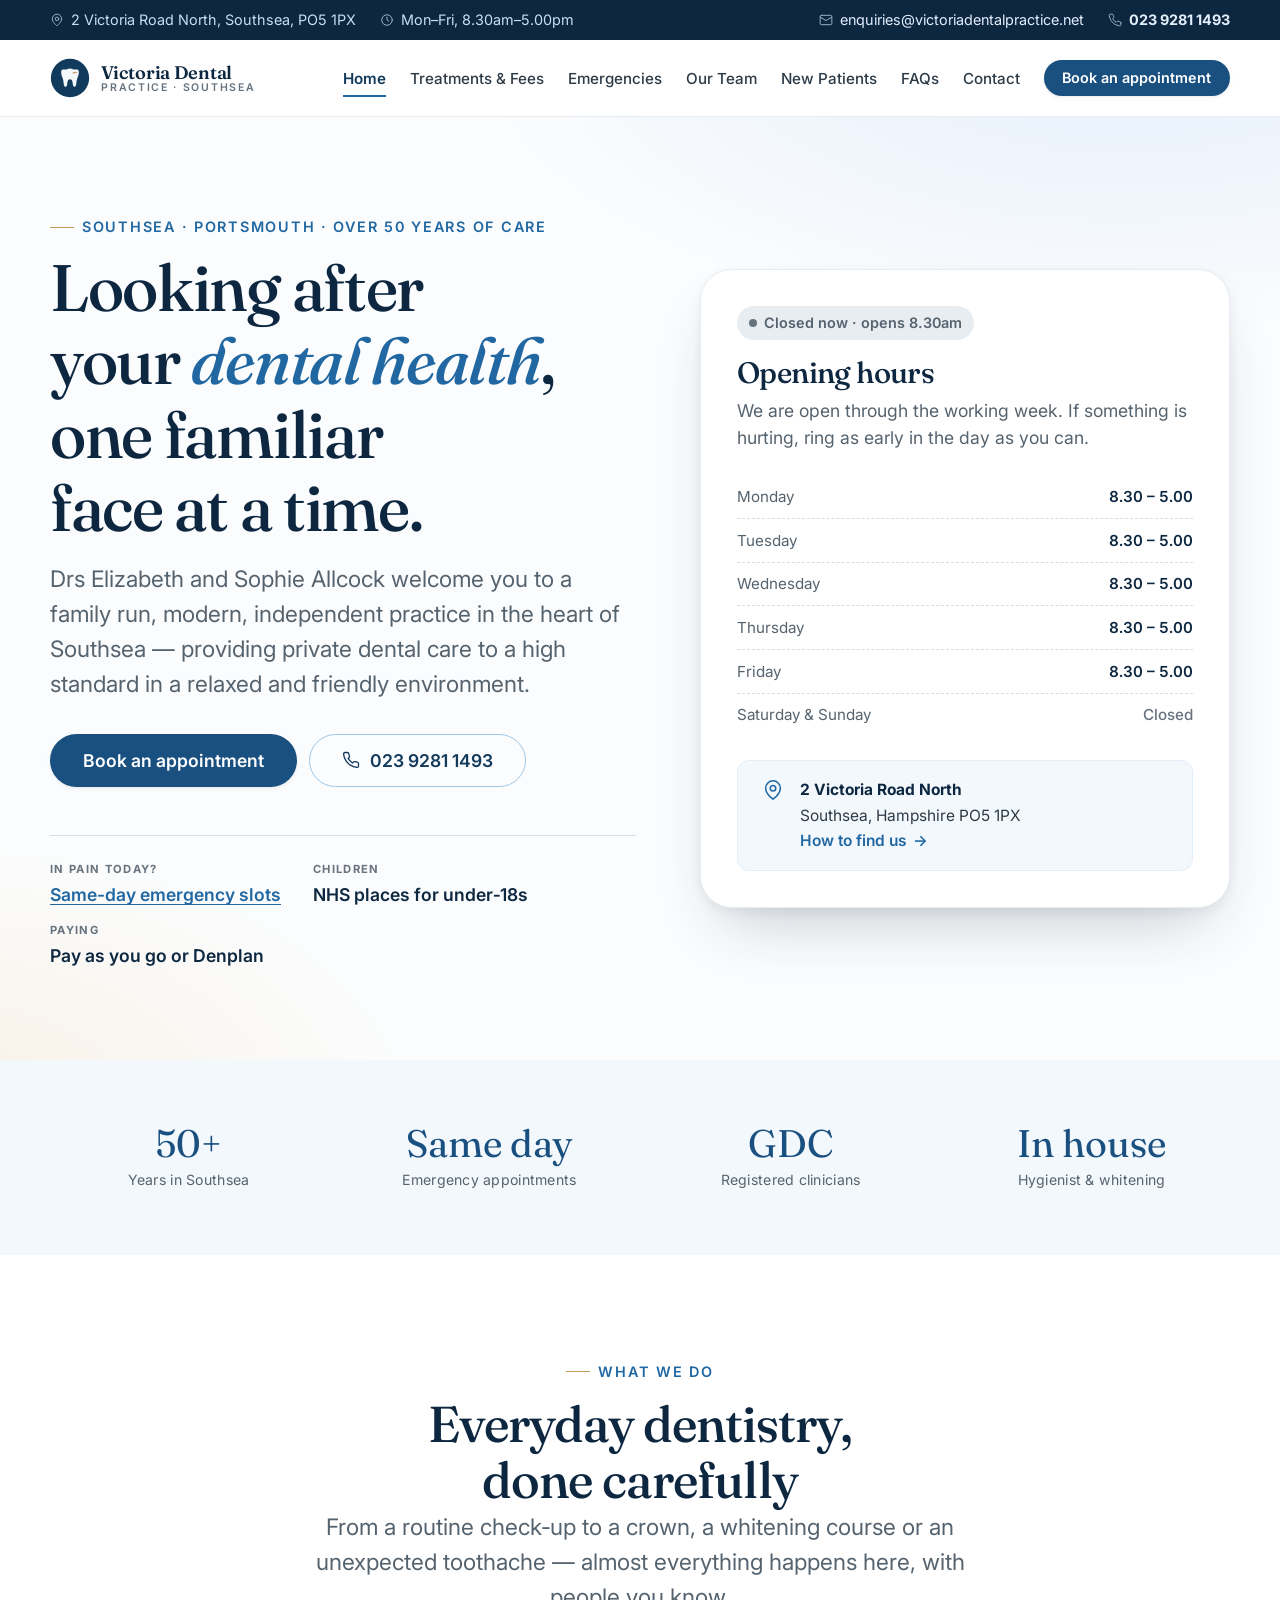
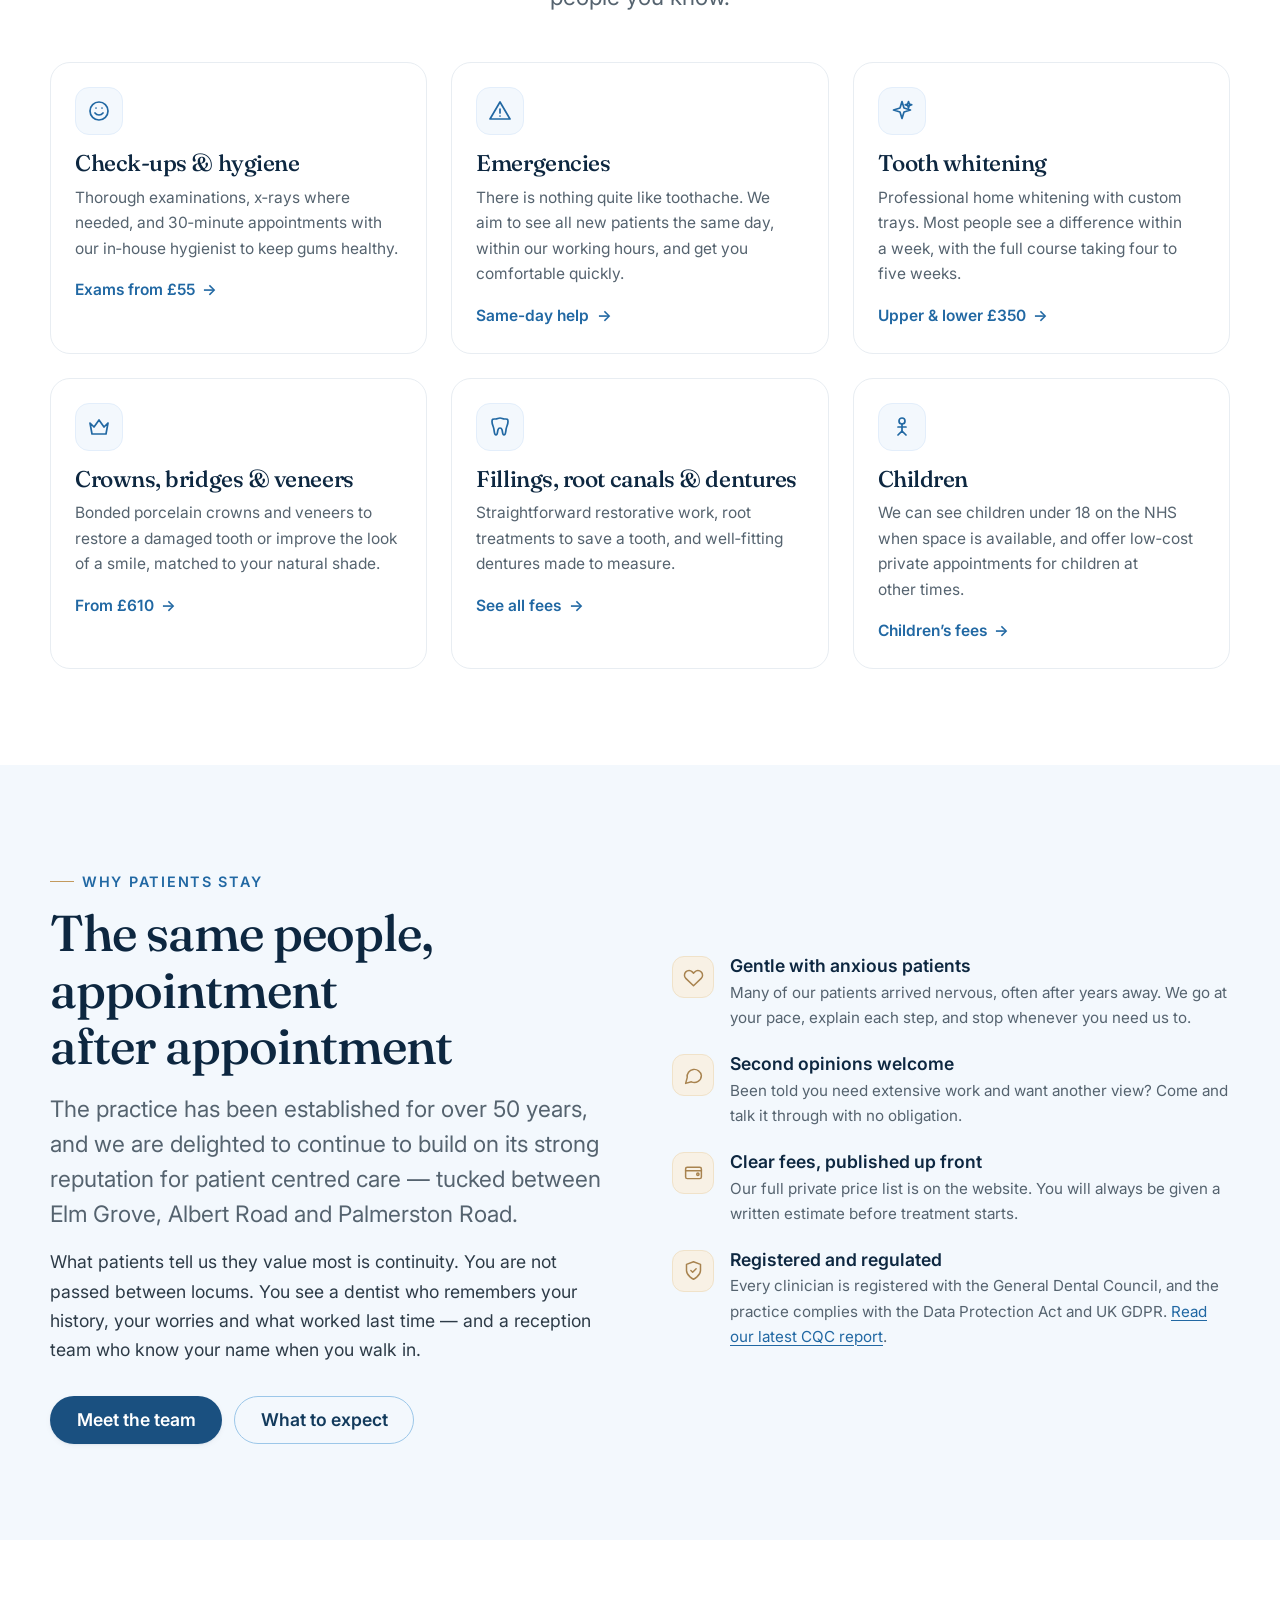
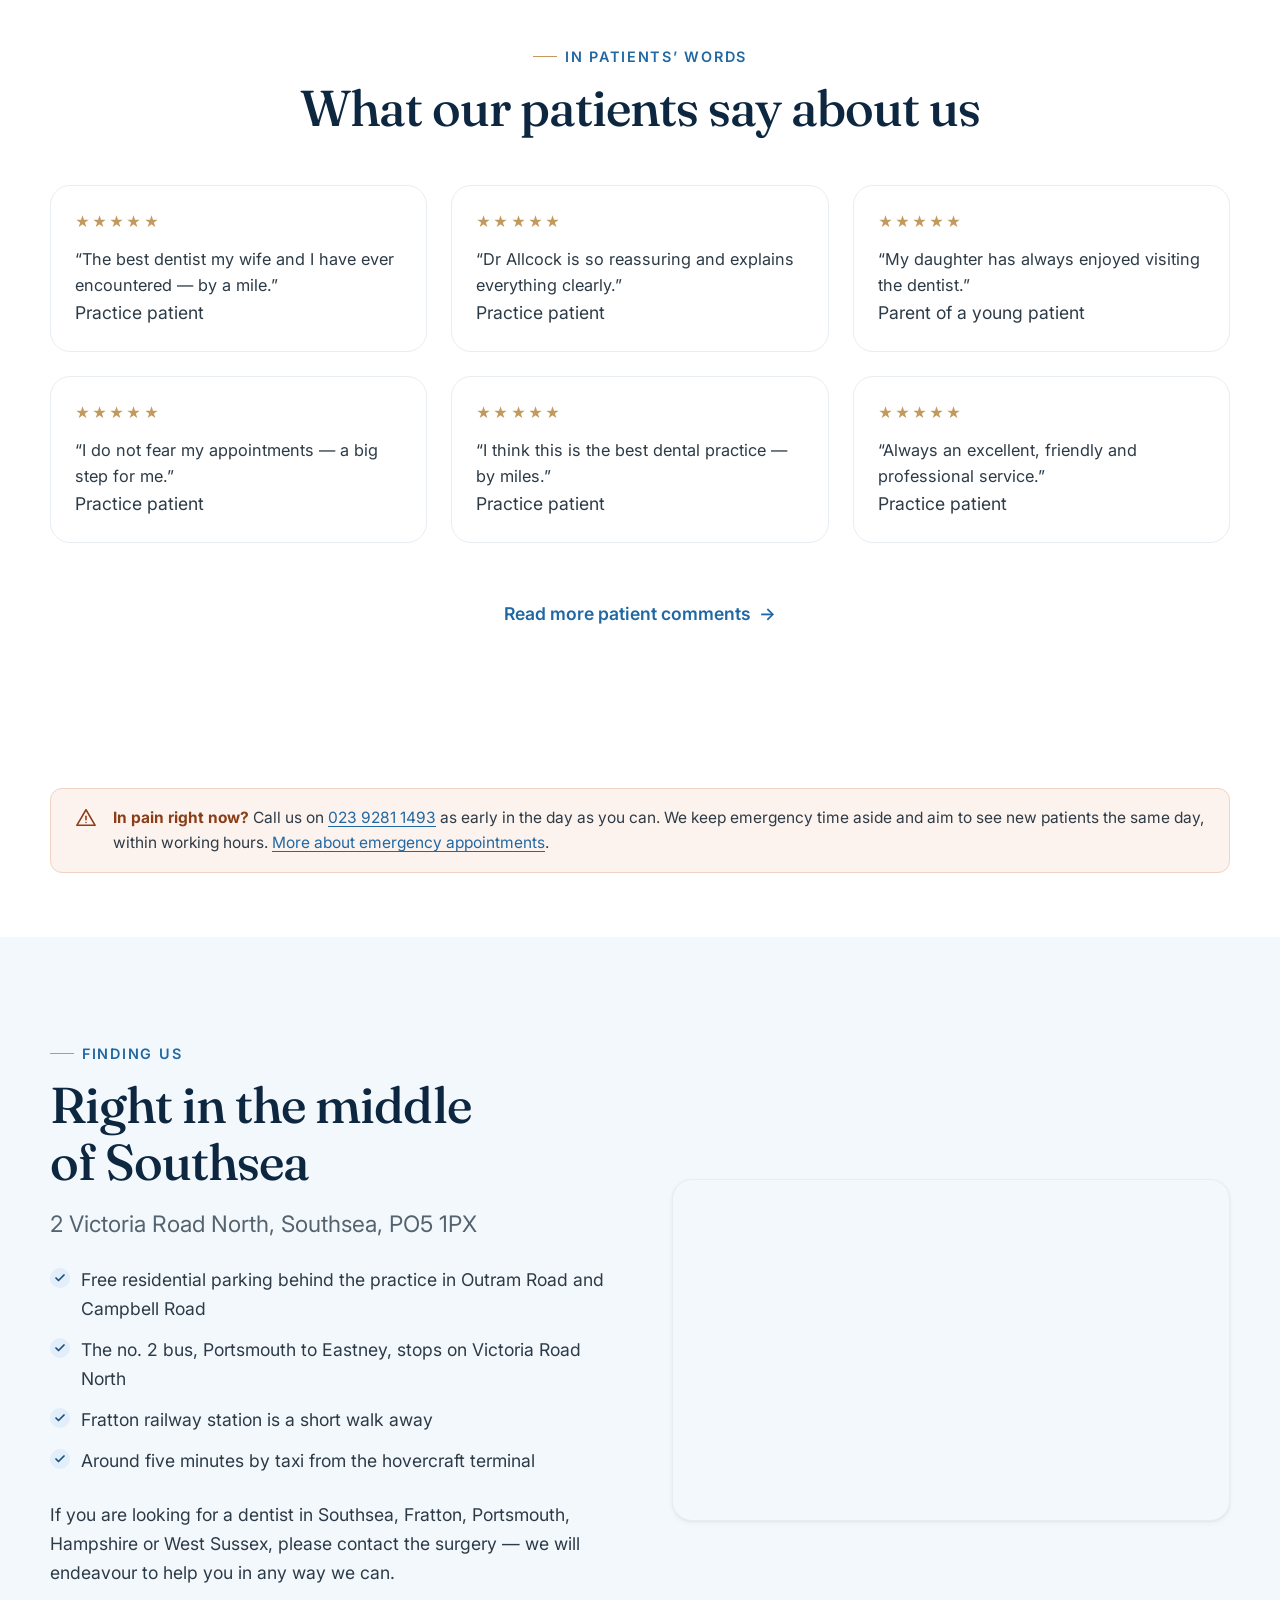
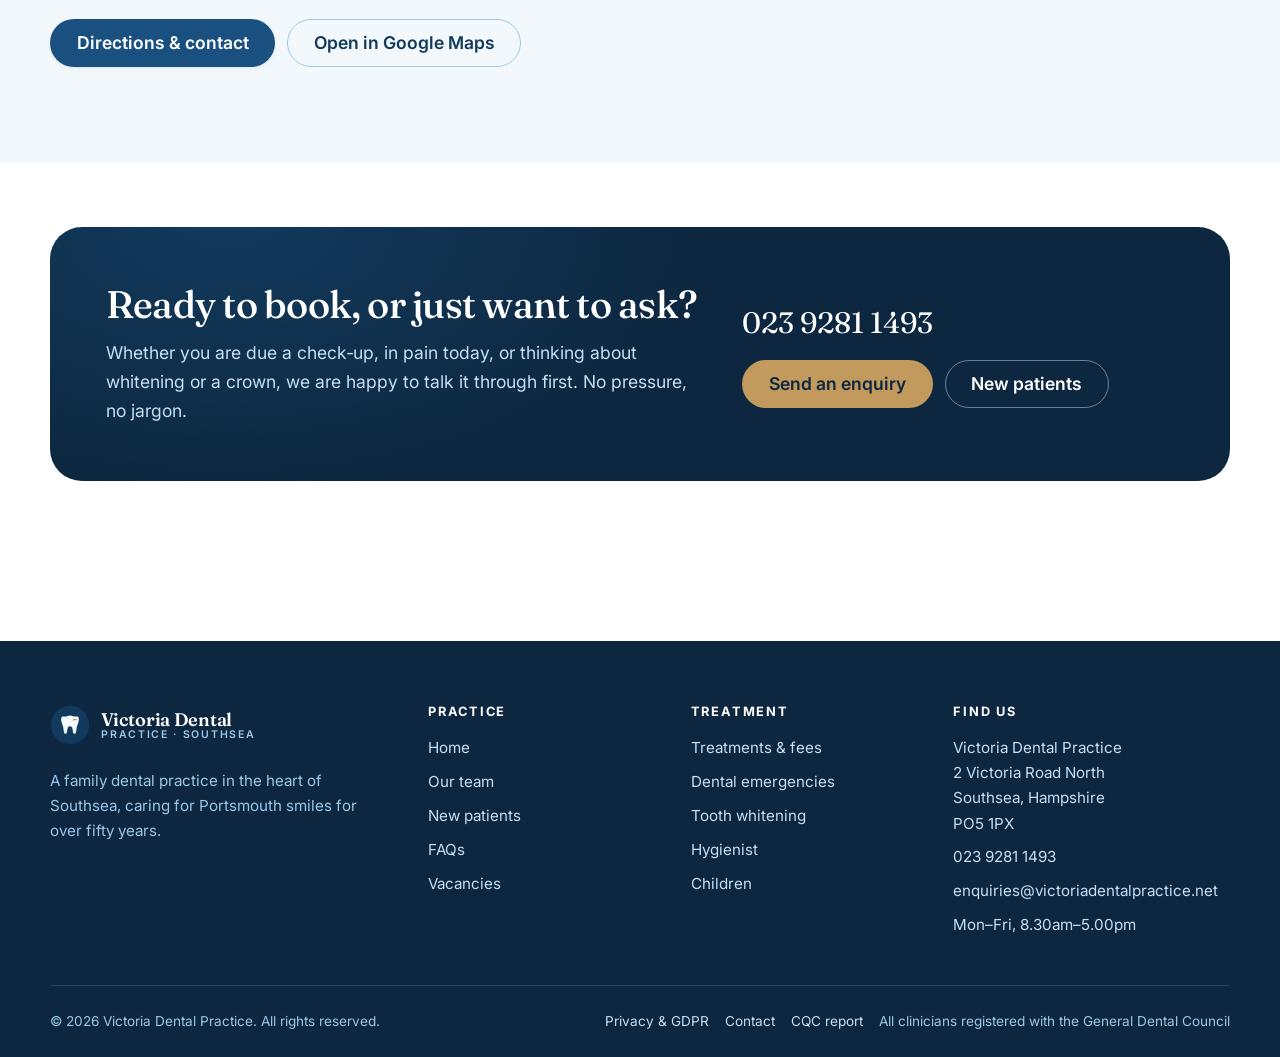
<file: index.html>
<!DOCTYPE html>
<html lang="en-GB">
<head>
<meta charset="utf-8">
<meta name="viewport" content="width=device-width, initial-scale=1">
<title>Dentist in Southsea, Portsmouth | Victoria Dental Practice</title>
<meta name="description" content="Private family dentist in Southsea, Portsmouth. Established over 50 years. Same-day emergency appointments, hygienist, whitening, crowns and Denplan. Call 023 9281 1493.">
<link rel="canonical" href="https://www.victoriadentalpractice.net/">
<meta name="theme-color" content="#123a5c">
<meta name="robots" content="index, follow, max-image-preview:large">

<meta property="og:type" content="website">
<meta property="og:site_name" content="Victoria Dental Practice">
<meta property="og:title" content="Dentist in Southsea, Portsmouth | Victoria Dental Practice">
<meta property="og:description" content="Private family dentist in Southsea, Portsmouth. Established over 50 years. Same-day emergency appointments, hygienist, whitening, crowns and Denplan. Call 023 9281 1493.">
<meta property="og:url" content="https://www.victoriadentalpractice.net/">
<meta property="og:locale" content="en_GB">
<meta property="og:image" content="https://www.victoriadentalpractice.net/og-image.png">
<meta name="twitter:card" content="summary_large_image">

<link rel="icon" href="favicon.svg" type="image/svg+xml">
<link rel="apple-touch-icon" href="favicon.svg">

<link rel="preconnect" href="https://fonts.googleapis.com">
<link rel="preconnect" href="https://fonts.gstatic.com" crossorigin>
<link rel="stylesheet" href="https://fonts.googleapis.com/css2?family=Fraunces:ital,opsz,wght@0,9..144,400;0,9..144,500;0,9..144,600;1,9..144,400&family=Inter:wght@400;500;600;700&display=swap">
<link rel="stylesheet" href="style.css">
<script type="application/ld+json">
{
  "@context": "https://schema.org",
  "@type": "Dentist",
  "@id": "https://www.victoriadentalpractice.net/#practice",
  "name": "Victoria Dental Practice",
  "description": "Private family dental practice in Southsea, Portsmouth. Established over 50 years. Private adult dentistry, Denplan, NHS places for children when available, hygienist, whitening, crowns and same-day emergency appointments.",
  "url": "https://www.victoriadentalpractice.net/",
  "telephone": "+442392811493",
  "email": "enquiries@victoriadentalpractice.net",
  "priceRange": "££",
  "currenciesAccepted": "GBP",
  "address": {
    "@type": "PostalAddress",
    "streetAddress": "2 Victoria Road North",
    "addressLocality": "Southsea",
    "addressRegion": "Hampshire",
    "postalCode": "PO5 1PX",
    "addressCountry": "GB"
  },
  "geo": { "@type": "GeoCoordinates", "latitude": 50.79236, "longitude": -1.08363 },
  "hasMap": "https://www.google.com/maps/search/?api=1&query=2+Victoria+Road+North%2C+Southsea+PO5+1PX",
  "openingHoursSpecification": [{
    "@type": "OpeningHoursSpecification",
    "dayOfWeek": ["Monday","Tuesday","Wednesday","Thursday","Friday"],
    "opens": "08:30", "closes": "17:00"
  }],
  "areaServed": [
    {"@type":"City","name":"Portsmouth"},
    {"@type":"Place","name":"Southsea"},
    {"@type":"Place","name":"Fratton"},
    {"@type":"Place","name":"Eastney"},
    {"@type":"Place","name":"Hampshire"},
    {"@type":"Place","name":"West Sussex"}
  ],
  "availableService": [
    {"@type":"MedicalProcedure","name":"Dental examination"},
    {"@type":"MedicalProcedure","name":"Dental hygienist appointment"},
    {"@type":"MedicalProcedure","name":"White and amalgam fillings"},
    {"@type":"MedicalProcedure","name":"Root canal treatment"},
    {"@type":"MedicalProcedure","name":"Crowns, bridges and veneers"},
    {"@type":"MedicalProcedure","name":"Dentures"},
    {"@type":"MedicalProcedure","name":"Tooth whitening"},
    {"@type":"MedicalProcedure","name":"Emergency dental appointment"}
  ]
}
</script><script type="application/ld+json">{"@context":"https://schema.org","@type":"BreadcrumbList","itemListElement":[{"@type":"ListItem","position":1,"name":"Home"}]}</script>
</head>
<body>
<a class="skip-link" href="#main">Skip to main content</a>

<div class="topbar">
  <div class="wrap topbar__inner">
    <ul class="topbar__list">
      <li class="topbar__item"><svg class="" viewBox="0 0 24 24" fill="none" stroke="currentColor" stroke-width="1.7" stroke-linecap="round" stroke-linejoin="round" aria-hidden="true"><path d="M20 10c0 6-8 12-8 12s-8-6-8-12a8 8 0 0 1 16 0z"/><circle cx="12" cy="10" r="3"/></svg><span>2 Victoria Road North, Southsea, PO5 1PX</span></li>
      <li class="topbar__item"><svg class="" viewBox="0 0 24 24" fill="none" stroke="currentColor" stroke-width="1.7" stroke-linecap="round" stroke-linejoin="round" aria-hidden="true"><circle cx="12" cy="12" r="9"/><path d="M12 7v5l3 2"/></svg><span>Mon&ndash;Fri, 8.30am&ndash;5.00pm</span></li>
    </ul>
    <ul class="topbar__list">
      <li class="topbar__item"><svg class="" viewBox="0 0 24 24" fill="none" stroke="currentColor" stroke-width="1.7" stroke-linecap="round" stroke-linejoin="round" aria-hidden="true"><rect x="2" y="4" width="20" height="16" rx="2"/><path d="m22 7-10 6L2 7"/></svg><a href="mailto:enquiries@victoriadentalpractice.net">enquiries@victoriadentalpractice.net</a></li>
      <li class="topbar__item"><svg class="" viewBox="0 0 24 24" fill="none" stroke="currentColor" stroke-width="1.7" stroke-linecap="round" stroke-linejoin="round" aria-hidden="true"><path d="M22 16.92v3a2 2 0 0 1-2.18 2 19.79 19.79 0 0 1-8.63-3.07 19.5 19.5 0 0 1-6-6 19.79 19.79 0 0 1-3.07-8.67A2 2 0 0 1 4.11 2h3a2 2 0 0 1 2 1.72c.13.96.36 1.9.7 2.81a2 2 0 0 1-.45 2.11L8.09 9.91a16 16 0 0 0 6 6l1.27-1.27a2 2 0 0 1 2.11-.45c.9.34 1.85.57 2.81.7A2 2 0 0 1 22 16.92z"/></svg><a href="tel:+442392811493"><strong>023 9281 1493</strong></a></li>
    </ul>
  </div>
</div>

<header class="site-header">
  <div class="wrap site-header__inner">
    <a class="brand" href="index.html">
      <svg class="brand__mark" viewBox="0 0 48 48" role="img" aria-label="">
  <circle cx="24" cy="24" r="23" fill="#123a5c"/>
  <path d="M24 12.5c-2.6 0-3.3 1.3-6 1.3-2.6 0-4.6-.7-4.6 3.2 0 3.9 1.6 5.6 2.4 9.4.7 3.1.5 8.2 2.9 8.2 2.1 0 1.8-4.4 2.6-6.9.4-1.3 1-2.2 2.7-2.2s2.3.9 2.7 2.2c.8 2.5.5 6.9 2.6 6.9 2.4 0 2.2-5.1 2.9-8.2.8-3.8 2.4-5.5 2.4-9.4 0-3.9-2-3.2-4.6-3.2-2.7 0-3.4-1.3-6-1.3z" fill="#f3f8fd"/>
  <path d="M31.5 17.6c-1.3-.5-2.6-.3-3.6.4" stroke="#c39a5e" stroke-width="1.6" stroke-linecap="round" fill="none"/>
</svg>
      <span class="brand__text">
        <span class="brand__name">Victoria Dental</span>
        <span class="brand__sub">Practice &middot; Southsea</span>
      </span>
    </a>

    <button class="nav-toggle" type="button" aria-expanded="false"
            aria-controls="primary-nav" aria-label="Menu">
      <svg class="icon-open" viewBox="0 0 24 24" fill="none" stroke="currentColor" stroke-width="1.7" stroke-linecap="round" stroke-linejoin="round" aria-hidden="true"><path d="M4 7h16M4 12h16M4 17h16"/></svg><svg class="icon-close" viewBox="0 0 24 24" fill="none" stroke="currentColor" stroke-width="1.7" stroke-linecap="round" stroke-linejoin="round" aria-hidden="true"><path d="m6 6 12 12M18 6 6 18"/></svg>
    </button>

    <nav class="nav" id="primary-nav" aria-label="Primary">
      <ul class="nav__list">
        <li><a class="nav__link" href="index.html" aria-current="page">Home</a></li>
        <li><a class="nav__link" href="treatments.html">Treatments &amp; Fees</a></li>
        <li><a class="nav__link" href="emergencies.html">Emergencies</a></li>
        <li><a class="nav__link" href="team.html">Our Team</a></li>
        <li><a class="nav__link" href="new-patients.html">New Patients</a></li>
        <li><a class="nav__link" href="faqs.html">FAQs</a></li>
        <li><a class="nav__link" href="contact.html">Contact</a></li>
        </ul>
      <a class="btn btn--primary btn--sm" href="contact.html#enquiry">Book an appointment</a>
    </nav>
  </div>
</header>

<main id="main">


<section class="hero">
  <div class="wrap hero__grid">
    <div>
      <p class="eyebrow">Southsea &middot; Portsmouth &middot; Over 50 years of care</p>
      <h1 class="hero__title">Looking after your <em>dental health</em>, one familiar face at a time.</h1>
      <p class="lede hero__lede">Drs Elizabeth and Sophie Allcock welcome you to a family
      run, modern, independent practice in the heart of Southsea &mdash; providing private
      dental care to a high standard in a relaxed and friendly environment.</p>

      <div class="btn-row">
        <a class="btn btn--primary btn--lg" href="contact.html#enquiry">Book an appointment</a>
        <a class="btn btn--ghost btn--lg" href="tel:+442392811493"><svg class="" viewBox="0 0 24 24" fill="none" stroke="currentColor" stroke-width="1.7" stroke-linecap="round" stroke-linejoin="round" aria-hidden="true"><path d="M22 16.92v3a2 2 0 0 1-2.18 2 19.79 19.79 0 0 1-8.63-3.07 19.5 19.5 0 0 1-6-6 19.79 19.79 0 0 1-3.07-8.67A2 2 0 0 1 4.11 2h3a2 2 0 0 1 2 1.72c.13.96.36 1.9.7 2.81a2 2 0 0 1-.45 2.11L8.09 9.91a16 16 0 0 0 6 6l1.27-1.27a2 2 0 0 1 2.11-.45c.9.34 1.85.57 2.81.7A2 2 0 0 1 22 16.92z"/></svg> 023 9281 1493</a>
      </div>

      <div class="hero__meta">
        <div class="hero__meta-item">
          <span class="hero__meta-k">In pain today?</span>
          <span class="hero__meta-v"><a href="emergencies.html">Same-day emergency slots</a></span>
        </div>
        <div class="hero__meta-item">
          <span class="hero__meta-k">Children</span>
          <span class="hero__meta-v">NHS places for under&#8209;18s</span>
        </div>
        <div class="hero__meta-item">
          <span class="hero__meta-k">Paying</span>
          <span class="hero__meta-v">Pay as you go or Denplan</span>
        </div>
      </div>
    </div>

    <div class="hero__card reveal" data-delay="120">
      <p class="is-open-pill" data-open-status><span class="dot"></span>Mon&ndash;Fri, 8.30am&ndash;5.00pm</p>
      <h2 class="mt-4">Opening hours</h2>
      <p class="lede">We are open through the working week. If something is hurting,
      ring as early in the day as you can.</p>
      <ul class="hours-list">
        <li><span class="day">Monday</span><span class="time">8.30 &ndash; 5.00</span></li>
        <li><span class="day">Tuesday</span><span class="time">8.30 &ndash; 5.00</span></li>
        <li><span class="day">Wednesday</span><span class="time">8.30 &ndash; 5.00</span></li>
        <li><span class="day">Thursday</span><span class="time">8.30 &ndash; 5.00</span></li>
        <li><span class="day">Friday</span><span class="time">8.30 &ndash; 5.00</span></li>
        <li><span class="day">Saturday &amp; Sunday</span><span class="time time--closed">Closed</span></li>
      </ul>
      <div class="notice">
        <svg class="" viewBox="0 0 24 24" fill="none" stroke="currentColor" stroke-width="1.7" stroke-linecap="round" stroke-linejoin="round" aria-hidden="true"><path d="M20 10c0 6-8 12-8 12s-8-6-8-12a8 8 0 0 1 16 0z"/><circle cx="12" cy="10" r="3"/></svg>
        <div><strong>2 Victoria Road North</strong><br>Southsea, Hampshire PO5 1PX<br>
        <a class="link-arrow" href="contact.html">How to find us</a></div>
      </div>
    </div>
  </div>
</section>

<section class="section section--tight section--tint">
  <div class="wrap">
    <div class="stat-row">
      <div class="reveal"><div class="stat__num">50+</div><div class="stat__label">Years in Southsea</div></div>
      <div class="reveal" data-delay="80"><div class="stat__num">Same&nbsp;day</div><div class="stat__label">Emergency appointments</div></div>
      <div class="reveal" data-delay="160"><div class="stat__num">GDC</div><div class="stat__label">Registered clinicians</div></div>
      <div class="reveal" data-delay="240"><div class="stat__num">In&nbsp;house</div><div class="stat__label">Hygienist &amp; whitening</div></div>
    </div>
  </div>
</section>

<section class="section">
  <div class="wrap">
    <div class="section-head center">
      <p class="eyebrow">What we do</p>
      <h2>Everyday dentistry, done carefully</h2>
      <p class="lede">From a routine check&#8209;up to a crown, a whitening course or an
      unexpected toothache &mdash; almost everything happens here, with people you know.</p>
    </div>

    <div class="grid grid--3">
      <article class="card card--link card--rel reveal">
        <div class="card__icon"><svg class="" viewBox="0 0 24 24" fill="none" stroke="currentColor" stroke-width="1.7" stroke-linecap="round" stroke-linejoin="round" aria-hidden="true"><circle cx="12" cy="12" r="9"/><path d="M8 14s1.5 2 4 2 4-2 4-2"/><path d="M9 9h.01M15 9h.01"/></svg></div>
        <h3>Check-ups &amp; hygiene</h3>
        <p>Thorough examinations, x&#8209;rays where needed, and 30&#8209;minute appointments
        with our in&#8209;house hygienist to keep gums healthy.</p>
        <p class="card__foot"><a class="link-arrow" href="treatments.html#exams">Exams from &pound;55</a></p>
      </article>

      <article class="card card--link card--rel reveal" data-delay="70">
        <div class="card__icon"><svg class="" viewBox="0 0 24 24" fill="none" stroke="currentColor" stroke-width="1.7" stroke-linecap="round" stroke-linejoin="round" aria-hidden="true"><path d="M12 3 2 20h20L12 3z"/><path d="M12 10v4"/><path d="M12 17h.01"/></svg></div>
        <h3>Emergencies</h3>
        <p>There is nothing quite like toothache. We aim to see all new patients the
        same day, within our working hours, and get you comfortable quickly.</p>
        <p class="card__foot"><a class="link-arrow" href="emergencies.html">Same-day help</a></p>
      </article>

      <article class="card card--link card--rel reveal" data-delay="140">
        <div class="card__icon"><svg class="" viewBox="0 0 24 24" fill="none" stroke="currentColor" stroke-width="1.7" stroke-linecap="round" stroke-linejoin="round" aria-hidden="true"><path d="M12 2.5 14 9l6.5 2-6.5 2-2 6.5-2-6.5L3.5 11 10 9z"/><path d="M18.5 2.5 19.3 5l2.5.8-2.5.8-.8 2.5-.8-2.5L15.2 5.8 17.7 5z"/></svg></div>
        <h3>Tooth whitening</h3>
        <p>Professional home whitening with custom trays. Most people see a difference
        within a week, with the full course taking four to five weeks.</p>
        <p class="card__foot"><a class="link-arrow" href="treatments.html#whitening">Upper &amp; lower &pound;350</a></p>
      </article>

      <article class="card card--link card--rel reveal">
        <div class="card__icon"><svg class="" viewBox="0 0 24 24" fill="none" stroke="currentColor" stroke-width="1.7" stroke-linecap="round" stroke-linejoin="round" aria-hidden="true"><path d="m3 8 4 4 5-7 5 7 4-4-2 11H5z"/></svg></div>
        <h3>Crowns, bridges &amp; veneers</h3>
        <p>Bonded porcelain crowns and veneers to restore a damaged tooth or improve
        the look of a smile, matched to your natural shade.</p>
        <p class="card__foot"><a class="link-arrow" href="treatments.html#restorative">From &pound;610</a></p>
      </article>

      <article class="card card--link card--rel reveal" data-delay="70">
        <div class="card__icon"><svg class="" viewBox="0 0 24 24" fill="none" stroke="currentColor" stroke-width="1.7" stroke-linecap="round" stroke-linejoin="round" aria-hidden="true"><path d="M12 3c-2 0-2.5 1-4.5 1S4 3.5 4 6.5c0 3 1.2 4.3 1.8 7.2.5 2.4.4 6.3 2.2 6.3 1.6 0 1.4-3.4 2-5.3.3-1 .8-1.7 2-1.7s1.7.7 2 1.7c.6 1.9.4 5.3 2 5.3 1.8 0 1.7-3.9 2.2-6.3.6-2.9 1.8-4.2 1.8-7.2C20 3.5 18.5 4 16.5 4S14 3 12 3z"/></svg></div>
        <h3>Fillings, root canals &amp; dentures</h3>
        <p>Straightforward restorative work, root treatments to save a tooth, and
        well&#8209;fitting dentures made to measure.</p>
        <p class="card__foot"><a class="link-arrow" href="treatments.html#restorative">See all fees</a></p>
      </article>

      <article class="card card--link card--rel reveal" data-delay="140">
        <div class="card__icon"><svg class="" viewBox="0 0 24 24" fill="none" stroke="currentColor" stroke-width="1.7" stroke-linecap="round" stroke-linejoin="round" aria-hidden="true"><circle cx="12" cy="6" r="3"/><path d="M12 9v7"/><path d="m8 20 4-4 4 4"/><path d="M8 12h8"/></svg></div>
        <h3>Children</h3>
        <p>We can see children under 18 on the NHS when space is available, and offer
        low&#8209;cost private appointments for children at other times.</p>
        <p class="card__foot"><a class="link-arrow" href="treatments.html#children">Children&rsquo;s fees</a></p>
      </article>
    </div>
  </div>
</section>

<section class="section section--tint">
  <div class="wrap split">
    <div class="reveal">
      <p class="eyebrow">Why patients stay</p>
      <h2>The same people, appointment after appointment</h2>
      <p class="lede mt-4">The practice has been established for over 50 years, and we are
      delighted to continue to build on its strong reputation for patient centred care
      &mdash; tucked between Elm Grove, Albert Road and Palmerston Road.</p>
      <p class="mt-4">What patients tell us they value most is continuity. You are not
      passed between locums. You see a dentist who remembers your history, your worries
      and what worked last time &mdash; and a reception team who know your name when you
      walk in.</p>
      <div class="btn-row mt-6">
        <a class="btn btn--primary" href="team.html">Meet the team</a>
        <a class="btn btn--ghost" href="new-patients.html">What to expect</a>
      </div>
    </div>

    <div class="grid reveal" data-delay="100">
      <div class="feature">
        <div class="feature__icon"><svg class="" viewBox="0 0 24 24" fill="none" stroke="currentColor" stroke-width="1.7" stroke-linecap="round" stroke-linejoin="round" aria-hidden="true"><path d="M20.8 5.6a5.2 5.2 0 0 0-7.4 0L12 7l-1.4-1.4a5.2 5.2 0 1 0-7.4 7.4L12 21.5l8.8-8.5a5.2 5.2 0 0 0 0-7.4z"/></svg></div>
        <div><h3>Gentle with anxious patients</h3>
        <p>Many of our patients arrived nervous, often after years away. We go at your
        pace, explain each step, and stop whenever you need us to.</p></div>
      </div>
      <div class="feature">
        <div class="feature__icon"><svg class="" viewBox="0 0 24 24" fill="none" stroke="currentColor" stroke-width="1.7" stroke-linecap="round" stroke-linejoin="round" aria-hidden="true"><path d="M21 12a8 8 0 0 1-11.4 7.2L3 21l1.8-6.6A8 8 0 1 1 21 12z"/></svg></div>
        <div><h3>Second opinions welcome</h3>
        <p>Been told you need extensive work and want another view? Come and talk it
        through with no obligation.</p></div>
      </div>
      <div class="feature">
        <div class="feature__icon"><svg class="" viewBox="0 0 24 24" fill="none" stroke="currentColor" stroke-width="1.7" stroke-linecap="round" stroke-linejoin="round" aria-hidden="true"><rect x="3" y="6" width="18" height="13" rx="2"/><path d="M3 10h18"/><circle cx="17" cy="14" r="1.3"/></svg></div>
        <div><h3>Clear fees, published up front</h3>
        <p>Our full private price list is on the website. You will always be given a
        written estimate before treatment starts.</p></div>
      </div>
      <div class="feature">
        <div class="feature__icon"><svg class="" viewBox="0 0 24 24" fill="none" stroke="currentColor" stroke-width="1.7" stroke-linecap="round" stroke-linejoin="round" aria-hidden="true"><path d="M12 22s8-4 8-10V5l-8-3-8 3v7c0 6 8 10 8 10z"/><path d="m9 12 2 2 4-4"/></svg></div>
        <div><h3>Registered and regulated</h3>
        <p>Every clinician is registered with the General Dental Council, and the
        practice complies with the Data Protection Act and UK GDPR.
        <a href="https://www.cqc.org.uk/location/1-6482832611" target="_blank" rel="noopener">Read our latest CQC report</a>.</p></div>
      </div>
    </div>
  </div>
</section>

<section class="section">
  <div class="wrap">
    <div class="section-head center">
      <p class="eyebrow">In patients&rsquo; words</p>
      <h2>What our patients say about us</h2>
    </div>
    <div class="quote-grid">
      <figure class="quote reveal">
        <div class="quote__stars" aria-hidden="true">&#9733;&#9733;&#9733;&#9733;&#9733;</div>
        <blockquote><p>&ldquo;The best dentist my wife and I have ever encountered
        &mdash; by a mile.&rdquo;</p></blockquote>
        <figcaption>Practice patient</figcaption>
      </figure>
      <figure class="quote reveal" data-delay="60">
        <div class="quote__stars" aria-hidden="true">&#9733;&#9733;&#9733;&#9733;&#9733;</div>
        <blockquote><p>&ldquo;I do not fear my appointments &mdash; a big step for
        me.&rdquo;</p></blockquote>
        <figcaption>Practice patient</figcaption>
      </figure>
      <figure class="quote reveal" data-delay="120">
        <div class="quote__stars" aria-hidden="true">&#9733;&#9733;&#9733;&#9733;&#9733;</div>
        <blockquote><p>&ldquo;Dr Allcock is so reassuring and explains everything
        clearly.&rdquo;</p></blockquote>
        <figcaption>Practice patient</figcaption>
      </figure>
      <figure class="quote reveal">
        <div class="quote__stars" aria-hidden="true">&#9733;&#9733;&#9733;&#9733;&#9733;</div>
        <blockquote><p>&ldquo;I think this is the best dental practice &mdash; by
        miles.&rdquo;</p></blockquote>
        <figcaption>Practice patient</figcaption>
      </figure>
      <figure class="quote reveal" data-delay="60">
        <div class="quote__stars" aria-hidden="true">&#9733;&#9733;&#9733;&#9733;&#9733;</div>
        <blockquote><p>&ldquo;My daughter has always enjoyed visiting the
        dentist.&rdquo;</p></blockquote>
        <figcaption>Parent of a young patient</figcaption>
      </figure>
      <figure class="quote reveal" data-delay="120">
        <div class="quote__stars" aria-hidden="true">&#9733;&#9733;&#9733;&#9733;&#9733;</div>
        <blockquote><p>&ldquo;Always an excellent, friendly and professional
        service.&rdquo;</p></blockquote>
        <figcaption>Practice patient</figcaption>
      </figure>
    </div>
    <p class="center mt-6"><a class="link-arrow" href="team.html#reviews">Read more patient comments</a></p>
  </div>
</section>

<section class="section section--tight">
  <div class="wrap">
    <div class="notice notice--urgent reveal">
      <svg class="" viewBox="0 0 24 24" fill="none" stroke="currentColor" stroke-width="1.7" stroke-linecap="round" stroke-linejoin="round" aria-hidden="true"><path d="M12 3 2 20h20L12 3z"/><path d="M12 10v4"/><path d="M12 17h.01"/></svg>
      <div><strong>In pain right now?</strong> Call us on
      <a href="tel:+442392811493">023 9281 1493</a> as early in the day as you can.
      We keep emergency time aside and aim to see new patients the same day, within
      working hours. <a href="emergencies.html">More about emergency appointments</a>.</div>
    </div>
  </div>
</section>

<section class="section section--tint">
  <div class="wrap split">
    <div class="reveal">
      <p class="eyebrow">Finding us</p>
      <h2>Right in the middle of Southsea</h2>
      <p class="lede mt-4">2 Victoria Road North, Southsea, PO5 1PX</p>
      <ul class="checklist mt-5">
        <li>Free residential parking behind the practice in Outram Road and Campbell Road</li>
        <li>The no. 2 bus, Portsmouth to Eastney, stops on Victoria Road North</li>
        <li>Fratton railway station is a short walk away</li>
        <li>Around five minutes by taxi from the hovercraft terminal</li>
      </ul>
      <p class="mt-5">If you are looking for a dentist in Southsea, Fratton, Portsmouth,
      Hampshire or West Sussex, please contact the surgery &mdash; we will endeavour to
      help you in any way we can.</p>
      <div class="btn-row mt-6">
        <a class="btn btn--primary" href="contact.html">Directions &amp; contact</a>
        <a class="btn btn--ghost" target="_blank" rel="noopener"
           href="https://www.google.com/maps/search/?api=1&amp;query=2+Victoria+Road+North%2C+Southsea+PO5+1PX">Open in Google Maps</a>
      </div>
    </div>
    <div class="map-embed reveal" data-delay="100">
      <iframe title="Map showing Victoria Dental Practice, 2 Victoria Road North, Southsea"
        loading="lazy" referrerpolicy="no-referrer-when-downgrade"
        src="https://www.openstreetmap.org/export/embed.html?bbox=-1.0916%2C50.7884%2C-1.0757%2C50.7964&amp;layer=mapnik&amp;marker=50.79236%2C-1.08363"></iframe>
    </div>
  </div>
</section>


<section class="section section--tight">
  <div class="wrap">
    <div class="cta-band reveal">
      <div>
        <h2>Ready to book, or just want to ask?</h2>
        <p>Whether you are due a check&#8209;up, in pain today, or thinking about
        whitening or a crown, we are happy to talk it through first. No pressure,
        no jargon.</p>
      </div>
      <div>
        <a class="cta-band__phone" href="tel:+442392811493">023 9281 1493</a>
        <div class="btn-row">
          <a class="btn btn--sand" href="contact.html#enquiry">Send an enquiry</a>
          <a class="btn btn--outline-light" href="new-patients.html">New patients</a>
        </div>
      </div>
    </div>
  </div>
</section>

</main>

<footer class="site-footer">
  <div class="wrap">
    <div class="footer-grid">
      <div class="footer__brand">
        <a class="brand" href="index.html">
          <svg class="brand__mark" viewBox="0 0 48 48" role="img" aria-label="">
  <circle cx="24" cy="24" r="23" fill="#123a5c"/>
  <path d="M24 12.5c-2.6 0-3.3 1.3-6 1.3-2.6 0-4.6-.7-4.6 3.2 0 3.9 1.6 5.6 2.4 9.4.7 3.1.5 8.2 2.9 8.2 2.1 0 1.8-4.4 2.6-6.9.4-1.3 1-2.2 2.7-2.2s2.3.9 2.7 2.2c.8 2.5.5 6.9 2.6 6.9 2.4 0 2.2-5.1 2.9-8.2.8-3.8 2.4-5.5 2.4-9.4 0-3.9-2-3.2-4.6-3.2-2.7 0-3.4-1.3-6-1.3z" fill="#f3f8fd"/>
  <path d="M31.5 17.6c-1.3-.5-2.6-.3-3.6.4" stroke="#c39a5e" stroke-width="1.6" stroke-linecap="round" fill="none"/>
</svg>
          <span class="brand__text">
            <span class="brand__name">Victoria Dental</span>
            <span class="brand__sub">Practice &middot; Southsea</span>
          </span>
        </a>
        <p class="footer__blurb">A family dental practice in the heart of Southsea,
        caring for Portsmouth smiles for over fifty years.</p>
      </div>

      <div>
        <h4>Practice</h4>
        <ul>
          <li><a href="index.html">Home</a></li>
          <li><a href="team.html">Our team</a></li>
          <li><a href="new-patients.html">New patients</a></li>
          <li><a href="faqs.html">FAQs</a></li>
          <li><a href="vacancies.html">Vacancies</a></li>
        </ul>
      </div>

      <div>
        <h4>Treatment</h4>
        <ul>
          <li><a href="treatments.html">Treatments &amp; fees</a></li>
          <li><a href="emergencies.html">Dental emergencies</a></li>
          <li><a href="treatments.html#whitening">Tooth whitening</a></li>
          <li><a href="treatments.html#hygiene">Hygienist</a></li>
          <li><a href="treatments.html#children">Children</a></li>
        </ul>
      </div>

      <div>
        <h4>Find us</h4>
        <ul>
          <li>Victoria Dental Practice<br>2 Victoria Road North<br>Southsea, Hampshire<br>PO5 1PX</li>
          <li><a href="tel:+442392811493">023 9281 1493</a></li>
          <li><a href="mailto:enquiries@victoriadentalpractice.net">enquiries@victoriadentalpractice.net</a></li>
          <li>Mon&ndash;Fri, 8.30am&ndash;5.00pm</li>
        </ul>
      </div>
    </div>

    <div class="footer-bottom">
      <p>&copy; <span data-year>2026</span> Victoria Dental Practice. All rights reserved.</p>
      <ul>
        <li><a href="privacy.html">Privacy &amp; GDPR</a></li>
        <li><a href="contact.html">Contact</a></li>
        <li><a href="https://www.cqc.org.uk/location/1-6482832611" target="_blank" rel="noopener">CQC report</a></li>
        <li>All clinicians registered with the General Dental Council</li>
      </ul>
    </div>
  </div>
</footer>

<div class="callbar">
  <a href="tel:+442392811493" class="primary"><svg class="" viewBox="0 0 24 24" fill="none" stroke="currentColor" stroke-width="1.7" stroke-linecap="round" stroke-linejoin="round" aria-hidden="true"><path d="M22 16.92v3a2 2 0 0 1-2.18 2 19.79 19.79 0 0 1-8.63-3.07 19.5 19.5 0 0 1-6-6 19.79 19.79 0 0 1-3.07-8.67A2 2 0 0 1 4.11 2h3a2 2 0 0 1 2 1.72c.13.96.36 1.9.7 2.81a2 2 0 0 1-.45 2.11L8.09 9.91a16 16 0 0 0 6 6l1.27-1.27a2 2 0 0 1 2.11-.45c.9.34 1.85.57 2.81.7A2 2 0 0 1 22 16.92z"/></svg> Call the practice</a>
  <a href="contact.html#enquiry"><svg class="" viewBox="0 0 24 24" fill="none" stroke="currentColor" stroke-width="1.7" stroke-linecap="round" stroke-linejoin="round" aria-hidden="true"><rect x="3" y="5" width="18" height="16" rx="2"/><path d="M3 10h18M8 3v4M16 3v4"/></svg> Book</a>
</div>

<script src="main.js" defer></script>
</body>
</html>
</file>
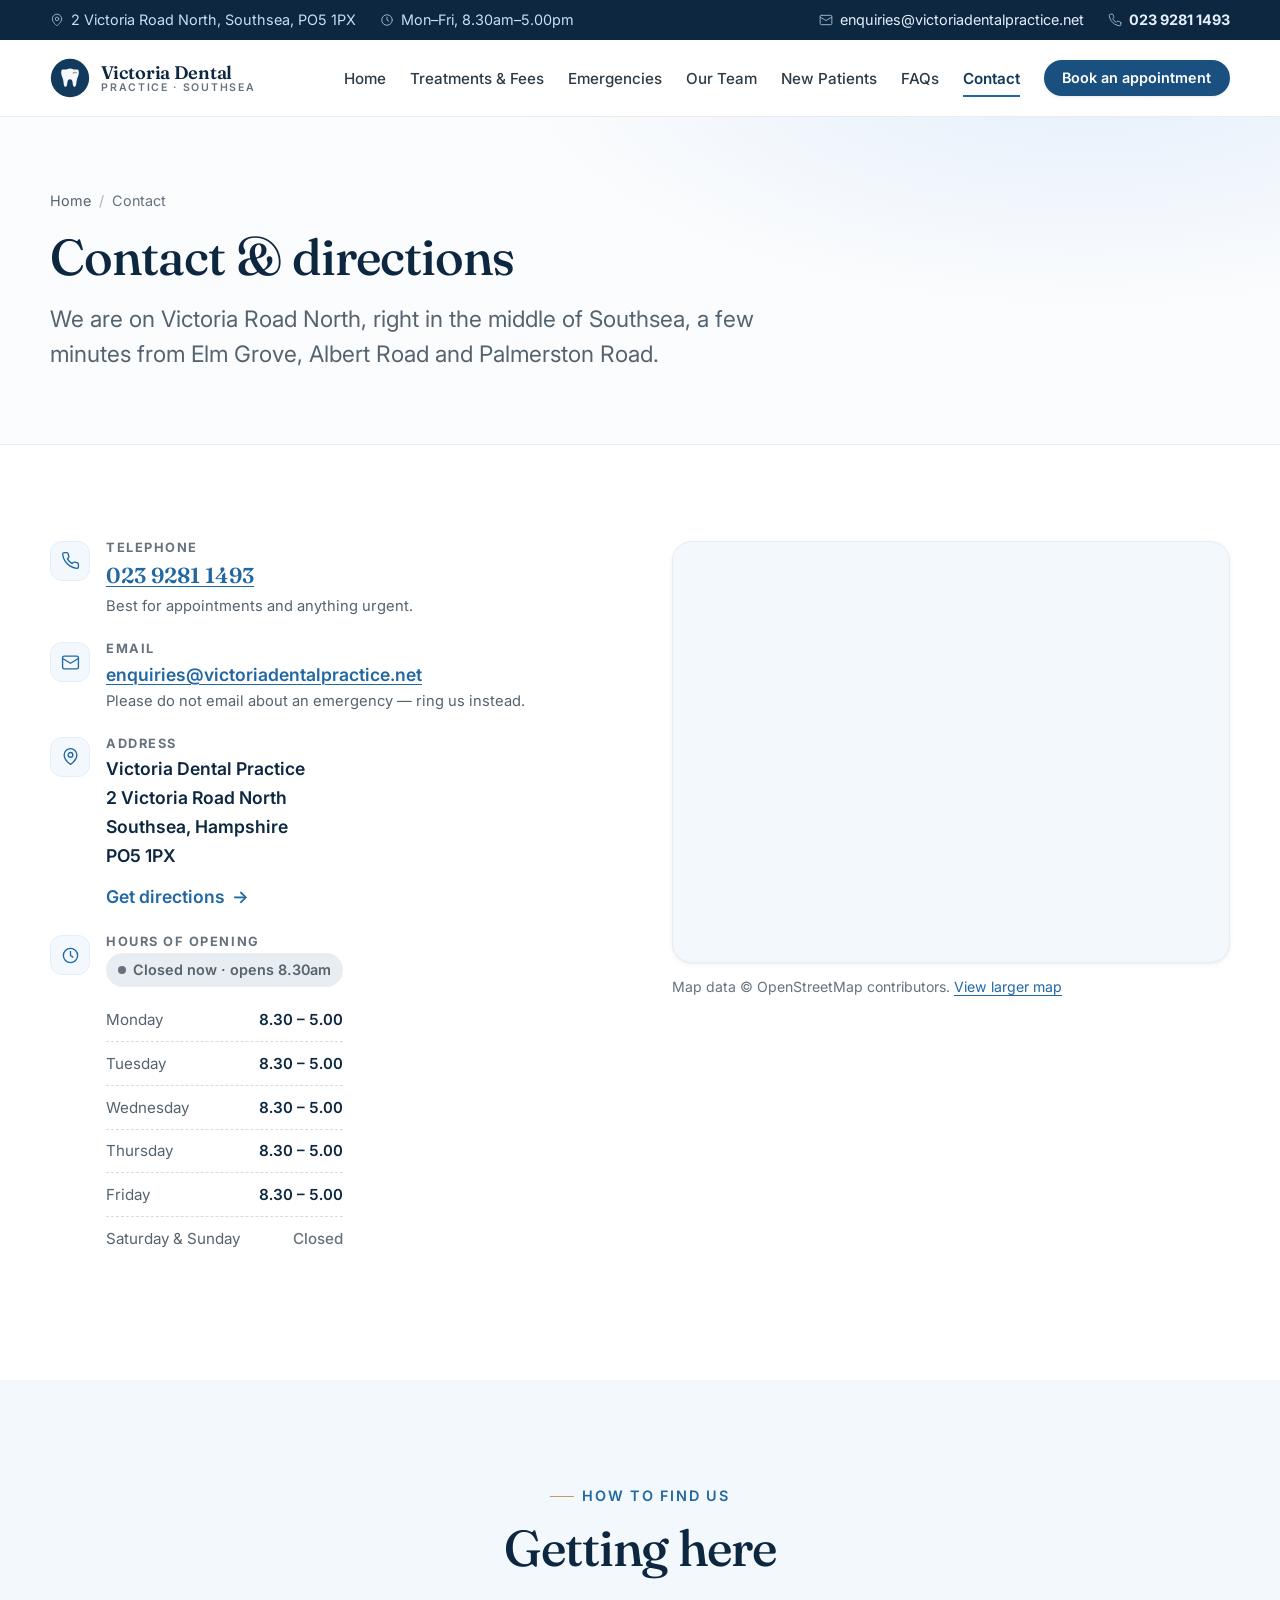
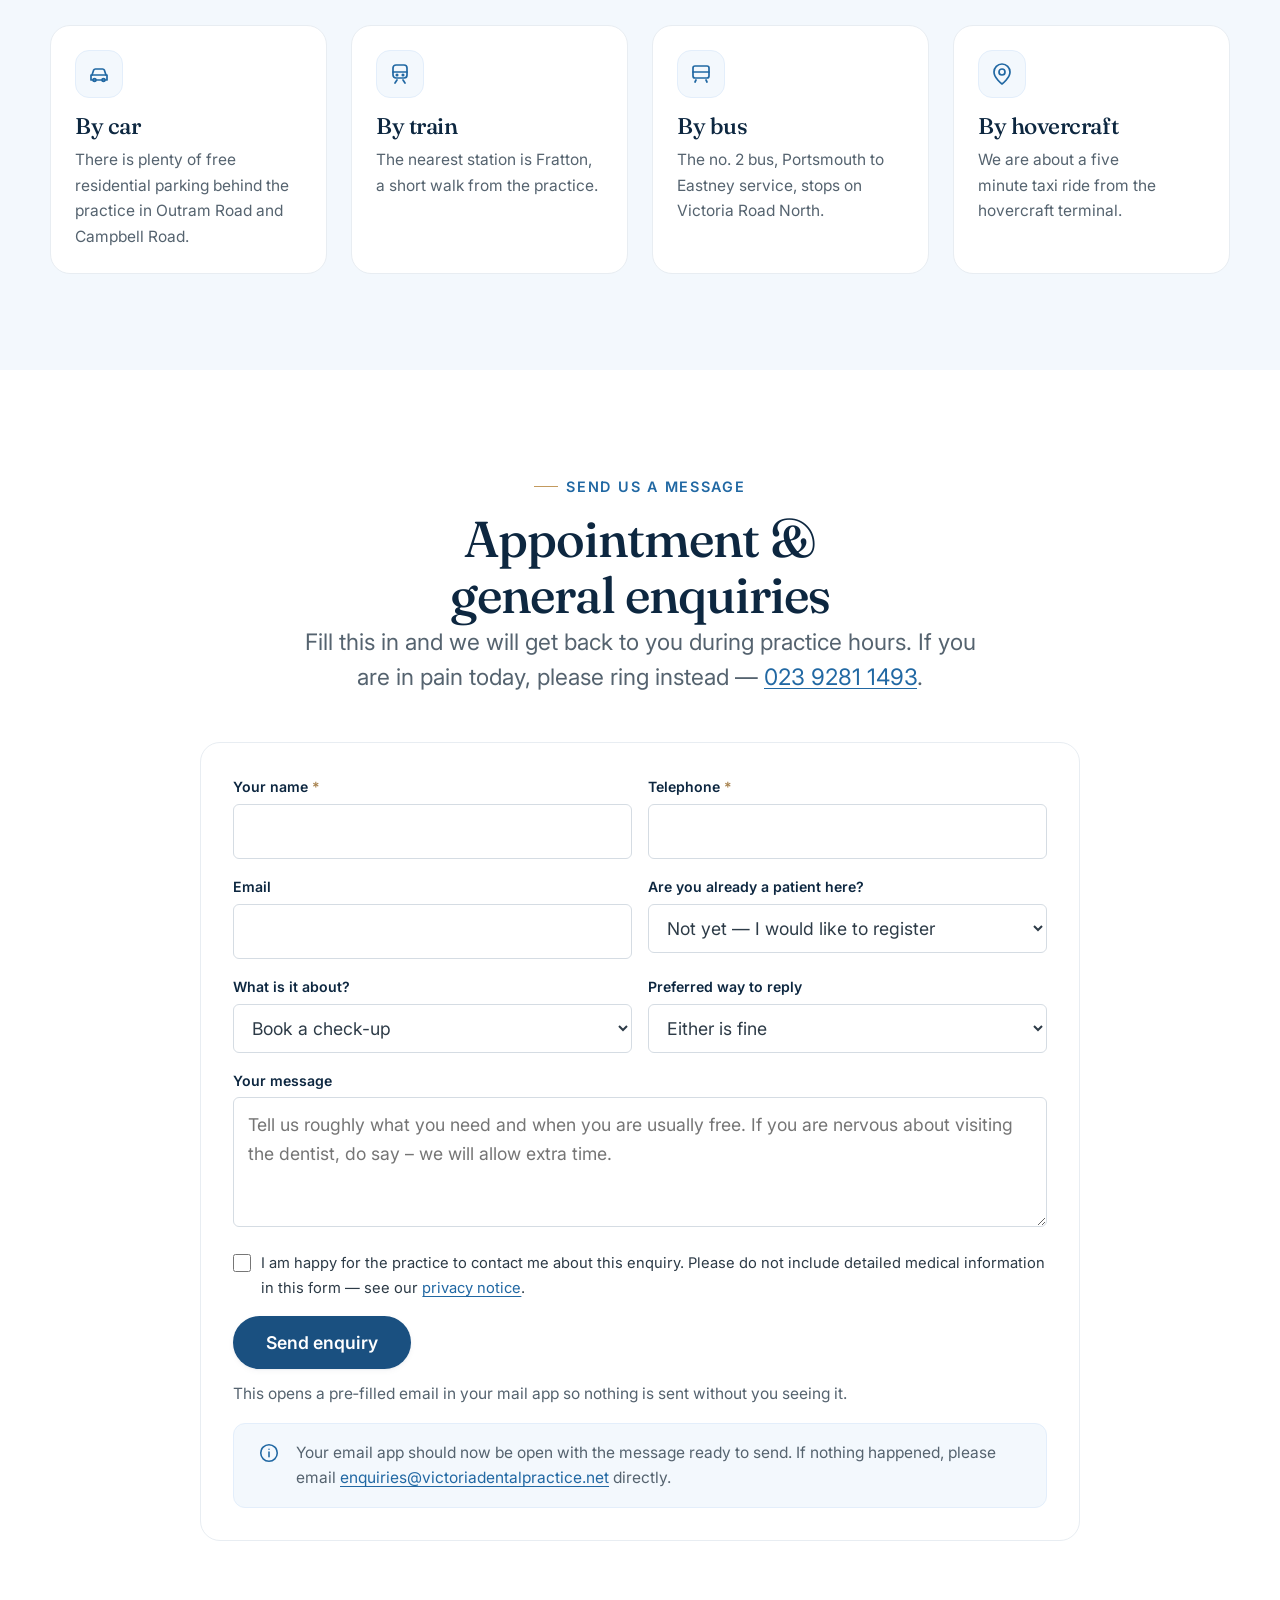
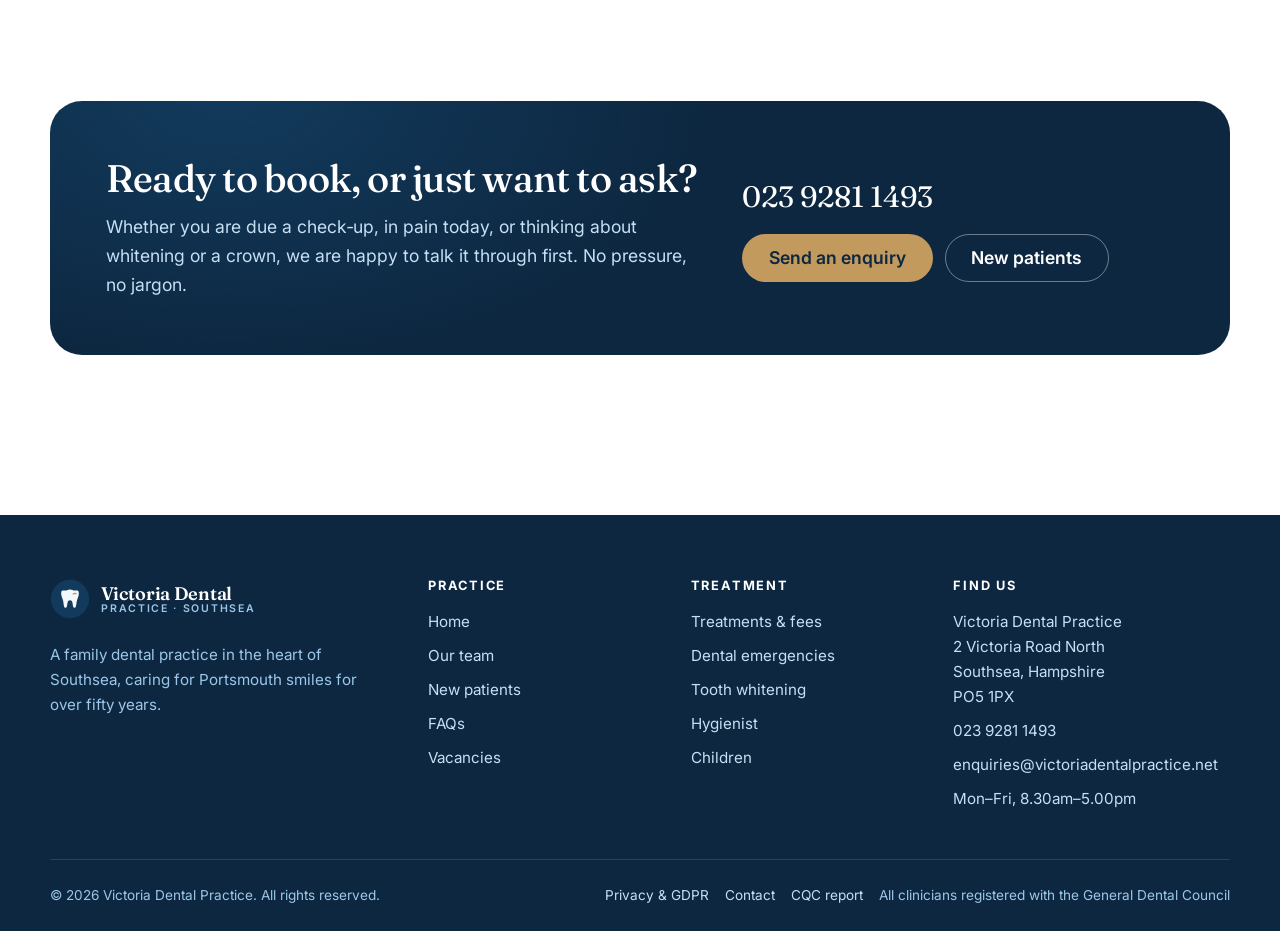
<file: contact.html>
<!DOCTYPE html>
<html lang="en-GB">
<head>
<meta charset="utf-8">
<meta name="viewport" content="width=device-width, initial-scale=1">
<title>Contact &amp; Directions &mdash; Dentist in Southsea | Victoria Dental Practice</title>
<meta name="description" content="Victoria Dental Practice, 2 Victoria Road North, Southsea PO5 1PX. Call 023 9281 1493 or email enquiries@victoriadentalpractice.net. Open Monday to Friday, 8.30am to 5pm.">
<link rel="canonical" href="https://www.victoriadentalpractice.net/contact.html">
<meta name="theme-color" content="#123a5c">
<meta name="robots" content="index, follow, max-image-preview:large">

<meta property="og:type" content="website">
<meta property="og:site_name" content="Victoria Dental Practice">
<meta property="og:title" content="Contact &amp; Directions &mdash; Dentist in Southsea | Victoria Dental Practice">
<meta property="og:description" content="Victoria Dental Practice, 2 Victoria Road North, Southsea PO5 1PX. Call 023 9281 1493 or email enquiries@victoriadentalpractice.net. Open Monday to Friday, 8.30am to 5pm.">
<meta property="og:url" content="https://www.victoriadentalpractice.net/contact.html">
<meta property="og:locale" content="en_GB">
<meta property="og:image" content="https://www.victoriadentalpractice.net/og-image.png">
<meta name="twitter:card" content="summary_large_image">

<link rel="icon" href="favicon.svg" type="image/svg+xml">
<link rel="apple-touch-icon" href="favicon.svg">

<link rel="preconnect" href="https://fonts.googleapis.com">
<link rel="preconnect" href="https://fonts.gstatic.com" crossorigin>
<link rel="stylesheet" href="https://fonts.googleapis.com/css2?family=Fraunces:ital,opsz,wght@0,9..144,400;0,9..144,500;0,9..144,600;1,9..144,400&family=Inter:wght@400;500;600;700&display=swap">
<link rel="stylesheet" href="style.css">
<script type="application/ld+json">
{
  "@context": "https://schema.org",
  "@type": "Dentist",
  "@id": "https://www.victoriadentalpractice.net/#practice",
  "name": "Victoria Dental Practice",
  "description": "Private family dental practice in Southsea, Portsmouth. Established over 50 years. Private adult dentistry, Denplan, NHS places for children when available, hygienist, whitening, crowns and same-day emergency appointments.",
  "url": "https://www.victoriadentalpractice.net/",
  "telephone": "+442392811493",
  "email": "enquiries@victoriadentalpractice.net",
  "priceRange": "££",
  "currenciesAccepted": "GBP",
  "address": {
    "@type": "PostalAddress",
    "streetAddress": "2 Victoria Road North",
    "addressLocality": "Southsea",
    "addressRegion": "Hampshire",
    "postalCode": "PO5 1PX",
    "addressCountry": "GB"
  },
  "geo": { "@type": "GeoCoordinates", "latitude": 50.79236, "longitude": -1.08363 },
  "hasMap": "https://www.google.com/maps/search/?api=1&query=2+Victoria+Road+North%2C+Southsea+PO5+1PX",
  "openingHoursSpecification": [{
    "@type": "OpeningHoursSpecification",
    "dayOfWeek": ["Monday","Tuesday","Wednesday","Thursday","Friday"],
    "opens": "08:30", "closes": "17:00"
  }],
  "areaServed": [
    {"@type":"City","name":"Portsmouth"},
    {"@type":"Place","name":"Southsea"},
    {"@type":"Place","name":"Fratton"},
    {"@type":"Place","name":"Eastney"},
    {"@type":"Place","name":"Hampshire"},
    {"@type":"Place","name":"West Sussex"}
  ],
  "availableService": [
    {"@type":"MedicalProcedure","name":"Dental examination"},
    {"@type":"MedicalProcedure","name":"Dental hygienist appointment"},
    {"@type":"MedicalProcedure","name":"White and amalgam fillings"},
    {"@type":"MedicalProcedure","name":"Root canal treatment"},
    {"@type":"MedicalProcedure","name":"Crowns, bridges and veneers"},
    {"@type":"MedicalProcedure","name":"Dentures"},
    {"@type":"MedicalProcedure","name":"Tooth whitening"},
    {"@type":"MedicalProcedure","name":"Emergency dental appointment"}
  ]
}
</script><script type="application/ld+json">{"@context":"https://schema.org","@type":"BreadcrumbList","itemListElement":[{"@type":"ListItem","position":1,"name":"Home"},{"@type":"ListItem","position":2,"name":"Contact","item":"https://www.victoriadentalpractice.net/contact.html"}]}</script>
</head>
<body>
<a class="skip-link" href="#main">Skip to main content</a>

<div class="topbar">
  <div class="wrap topbar__inner">
    <ul class="topbar__list">
      <li class="topbar__item"><svg class="" viewBox="0 0 24 24" fill="none" stroke="currentColor" stroke-width="1.7" stroke-linecap="round" stroke-linejoin="round" aria-hidden="true"><path d="M20 10c0 6-8 12-8 12s-8-6-8-12a8 8 0 0 1 16 0z"/><circle cx="12" cy="10" r="3"/></svg><span>2 Victoria Road North, Southsea, PO5 1PX</span></li>
      <li class="topbar__item"><svg class="" viewBox="0 0 24 24" fill="none" stroke="currentColor" stroke-width="1.7" stroke-linecap="round" stroke-linejoin="round" aria-hidden="true"><circle cx="12" cy="12" r="9"/><path d="M12 7v5l3 2"/></svg><span>Mon&ndash;Fri, 8.30am&ndash;5.00pm</span></li>
    </ul>
    <ul class="topbar__list">
      <li class="topbar__item"><svg class="" viewBox="0 0 24 24" fill="none" stroke="currentColor" stroke-width="1.7" stroke-linecap="round" stroke-linejoin="round" aria-hidden="true"><rect x="2" y="4" width="20" height="16" rx="2"/><path d="m22 7-10 6L2 7"/></svg><a href="mailto:enquiries@victoriadentalpractice.net">enquiries@victoriadentalpractice.net</a></li>
      <li class="topbar__item"><svg class="" viewBox="0 0 24 24" fill="none" stroke="currentColor" stroke-width="1.7" stroke-linecap="round" stroke-linejoin="round" aria-hidden="true"><path d="M22 16.92v3a2 2 0 0 1-2.18 2 19.79 19.79 0 0 1-8.63-3.07 19.5 19.5 0 0 1-6-6 19.79 19.79 0 0 1-3.07-8.67A2 2 0 0 1 4.11 2h3a2 2 0 0 1 2 1.72c.13.96.36 1.9.7 2.81a2 2 0 0 1-.45 2.11L8.09 9.91a16 16 0 0 0 6 6l1.27-1.27a2 2 0 0 1 2.11-.45c.9.34 1.85.57 2.81.7A2 2 0 0 1 22 16.92z"/></svg><a href="tel:+442392811493"><strong>023 9281 1493</strong></a></li>
    </ul>
  </div>
</div>

<header class="site-header">
  <div class="wrap site-header__inner">
    <a class="brand" href="index.html">
      <svg class="brand__mark" viewBox="0 0 48 48" role="img" aria-label="">
  <circle cx="24" cy="24" r="23" fill="#123a5c"/>
  <path d="M24 12.5c-2.6 0-3.3 1.3-6 1.3-2.6 0-4.6-.7-4.6 3.2 0 3.9 1.6 5.6 2.4 9.4.7 3.1.5 8.2 2.9 8.2 2.1 0 1.8-4.4 2.6-6.9.4-1.3 1-2.2 2.7-2.2s2.3.9 2.7 2.2c.8 2.5.5 6.9 2.6 6.9 2.4 0 2.2-5.1 2.9-8.2.8-3.8 2.4-5.5 2.4-9.4 0-3.9-2-3.2-4.6-3.2-2.7 0-3.4-1.3-6-1.3z" fill="#f3f8fd"/>
  <path d="M31.5 17.6c-1.3-.5-2.6-.3-3.6.4" stroke="#c39a5e" stroke-width="1.6" stroke-linecap="round" fill="none"/>
</svg>
      <span class="brand__text">
        <span class="brand__name">Victoria Dental</span>
        <span class="brand__sub">Practice &middot; Southsea</span>
      </span>
    </a>

    <button class="nav-toggle" type="button" aria-expanded="false"
            aria-controls="primary-nav" aria-label="Menu">
      <svg class="icon-open" viewBox="0 0 24 24" fill="none" stroke="currentColor" stroke-width="1.7" stroke-linecap="round" stroke-linejoin="round" aria-hidden="true"><path d="M4 7h16M4 12h16M4 17h16"/></svg><svg class="icon-close" viewBox="0 0 24 24" fill="none" stroke="currentColor" stroke-width="1.7" stroke-linecap="round" stroke-linejoin="round" aria-hidden="true"><path d="m6 6 12 12M18 6 6 18"/></svg>
    </button>

    <nav class="nav" id="primary-nav" aria-label="Primary">
      <ul class="nav__list">
        <li><a class="nav__link" href="index.html">Home</a></li>
        <li><a class="nav__link" href="treatments.html">Treatments &amp; Fees</a></li>
        <li><a class="nav__link" href="emergencies.html">Emergencies</a></li>
        <li><a class="nav__link" href="team.html">Our Team</a></li>
        <li><a class="nav__link" href="new-patients.html">New Patients</a></li>
        <li><a class="nav__link" href="faqs.html">FAQs</a></li>
        <li><a class="nav__link" href="contact.html" aria-current="page">Contact</a></li>
        </ul>
      <a class="btn btn--primary btn--sm" href="contact.html#enquiry">Book an appointment</a>
    </nav>
  </div>
</header>

<main id="main">

<section class="page-head">
  <div class="wrap">
    <nav class="breadcrumb" aria-label="Breadcrumb"><ol><li><a href="index.html">Home</a></li><li>Contact</li></ol></nav>
    <div class="page-head__inner">
      <h1>Contact &amp; directions</h1>
      <p class="lede">We are on Victoria Road North, right in the middle of Southsea, a few minutes from Elm Grove, Albert Road and Palmerston Road.</p>
    </div>
  </div>
</section>


<section class="section">
  <div class="wrap split split--top">
    <div class="reveal">
      <ul class="contact-list">
        <li>
          <span class="ci"><svg class="" viewBox="0 0 24 24" fill="none" stroke="currentColor" stroke-width="1.7" stroke-linecap="round" stroke-linejoin="round" aria-hidden="true"><path d="M22 16.92v3a2 2 0 0 1-2.18 2 19.79 19.79 0 0 1-8.63-3.07 19.5 19.5 0 0 1-6-6 19.79 19.79 0 0 1-3.07-8.67A2 2 0 0 1 4.11 2h3a2 2 0 0 1 2 1.72c.13.96.36 1.9.7 2.81a2 2 0 0 1-.45 2.11L8.09 9.91a16 16 0 0 0 6 6l1.27-1.27a2 2 0 0 1 2.11-.45c.9.34 1.85.57 2.81.7A2 2 0 0 1 22 16.92z"/></svg></span>
          <div><h3>Telephone</h3>
          <a href="tel:+442392811493" style="font-size:1.35rem;font-family:var(--font-display);">023 9281 1493</a>
          <p style="font-size:.92rem;color:var(--ink-500);">Best for appointments and anything urgent.</p></div>
        </li>
        <li>
          <span class="ci"><svg class="" viewBox="0 0 24 24" fill="none" stroke="currentColor" stroke-width="1.7" stroke-linecap="round" stroke-linejoin="round" aria-hidden="true"><rect x="2" y="4" width="20" height="16" rx="2"/><path d="m22 7-10 6L2 7"/></svg></span>
          <div><h3>Email</h3>
          <a href="mailto:enquiries@victoriadentalpractice.net">enquiries@victoriadentalpractice.net</a>
          <p style="font-size:.92rem;color:var(--ink-500);">Please do not email about an emergency &mdash; ring us instead.</p></div>
        </li>
        <li>
          <span class="ci"><svg class="" viewBox="0 0 24 24" fill="none" stroke="currentColor" stroke-width="1.7" stroke-linecap="round" stroke-linejoin="round" aria-hidden="true"><path d="M20 10c0 6-8 12-8 12s-8-6-8-12a8 8 0 0 1 16 0z"/><circle cx="12" cy="10" r="3"/></svg></span>
          <div><h3>Address</h3>
          <p style="font-weight:600;color:var(--blue-900);">Victoria Dental Practice<br>2 Victoria Road North<br>Southsea, Hampshire<br>PO5 1PX</p>
          <p class="mt-3"><a class="link-arrow" target="_blank" rel="noopener"
            href="https://www.google.com/maps/dir/?api=1&amp;destination=2+Victoria+Road+North%2C+Southsea+PO5+1PX">Get directions</a></p></div>
        </li>
        <li>
          <span class="ci"><svg class="" viewBox="0 0 24 24" fill="none" stroke="currentColor" stroke-width="1.7" stroke-linecap="round" stroke-linejoin="round" aria-hidden="true"><circle cx="12" cy="12" r="9"/><path d="M12 7v5l3 2"/></svg></span>
          <div><h3>Hours of opening</h3>
          <p class="is-open-pill" data-open-status><span class="dot"></span>Mon&ndash;Fri, 8.30am&ndash;5.00pm</p>
          <ul class="hours-list mt-3" style="max-width:320px;">
            <li><span class="day">Monday</span><span class="time">8.30 &ndash; 5.00</span></li>
            <li><span class="day">Tuesday</span><span class="time">8.30 &ndash; 5.00</span></li>
            <li><span class="day">Wednesday</span><span class="time">8.30 &ndash; 5.00</span></li>
            <li><span class="day">Thursday</span><span class="time">8.30 &ndash; 5.00</span></li>
            <li><span class="day">Friday</span><span class="time">8.30 &ndash; 5.00</span></li>
            <li><span class="day">Saturday &amp; Sunday</span><span class="time time--closed">Closed</span></li>
          </ul></div>
        </li>
      </ul>
    </div>

    <div class="reveal" data-delay="100">
      <div class="map-embed" style="min-height:420px;">
        <iframe title="Map showing Victoria Dental Practice, 2 Victoria Road North, Southsea PO5 1PX"
          style="min-height:420px;" loading="lazy" referrerpolicy="no-referrer-when-downgrade"
          src="https://www.openstreetmap.org/export/embed.html?bbox=-1.0916%2C50.7884%2C-1.0757%2C50.7964&amp;layer=mapnik&amp;marker=50.79236%2C-1.08363"></iframe>
      </div>
      <p class="mt-3" style="font-size:.88rem;color:var(--ink-400);">
        Map data &copy; OpenStreetMap contributors.
        <a href="https://www.openstreetmap.org/?mlat=50.79236&amp;mlon=-1.08363#map=17/50.79236/-1.08363" target="_blank" rel="noopener">View larger map</a>
      </p>
    </div>
  </div>
</section>

<section class="section section--tint">
  <div class="wrap">
    <div class="section-head center">
      <p class="eyebrow">How to find us</p>
      <h2>Getting here</h2>
    </div>
    <div class="grid grid--4">
      <article class="card reveal">
        <div class="card__icon"><svg class="" viewBox="0 0 24 24" fill="none" stroke="currentColor" stroke-width="1.7" stroke-linecap="round" stroke-linejoin="round" aria-hidden="true"><path d="M5 13 6.6 8.2A2 2 0 0 1 8.5 7h7a2 2 0 0 1 1.9 1.2L19 13"/><path d="M4 13h16v5H4z"/><circle cx="7.5" cy="18" r="1.5"/><circle cx="16.5" cy="18" r="1.5"/></svg></div>
        <h3>By car</h3>
        <p>There is plenty of free residential parking behind the practice in Outram Road
        and Campbell Road.</p>
      </article>
      <article class="card reveal" data-delay="70">
        <div class="card__icon"><svg class="" viewBox="0 0 24 24" fill="none" stroke="currentColor" stroke-width="1.7" stroke-linecap="round" stroke-linejoin="round" aria-hidden="true"><rect x="5" y="3" width="14" height="13" rx="3"/><path d="M5 10h14"/><path d="m7 21 2-3M17 21l-2-3"/><circle cx="9" cy="13" r="0.7"/><circle cx="15" cy="13" r="0.7"/></svg></div>
        <h3>By train</h3>
        <p>The nearest station is Fratton, a short walk from the practice.</p>
      </article>
      <article class="card reveal" data-delay="140">
        <div class="card__icon"><svg class="" viewBox="0 0 24 24" fill="none" stroke="currentColor" stroke-width="1.7" stroke-linecap="round" stroke-linejoin="round" aria-hidden="true"><rect x="4" y="4" width="16" height="12" rx="2"/><path d="M4 10h16"/><path d="m6 20 1-2M18 20l-1-2"/></svg></div>
        <h3>By bus</h3>
        <p>The no. 2 bus, Portsmouth to Eastney service, stops on Victoria Road North.</p>
      </article>
      <article class="card reveal" data-delay="210">
        <div class="card__icon"><svg class="" viewBox="0 0 24 24" fill="none" stroke="currentColor" stroke-width="1.7" stroke-linecap="round" stroke-linejoin="round" aria-hidden="true"><path d="M20 10c0 6-8 12-8 12s-8-6-8-12a8 8 0 0 1 16 0z"/><circle cx="12" cy="10" r="3"/></svg></div>
        <h3>By hovercraft</h3>
        <p>We are about a five minute taxi ride from the hovercraft terminal.</p>
      </article>
    </div>
  </div>
</section>

<section class="section" id="enquiry">
  <div class="wrap" style="max-width:880px;">
    <div class="section-head center">
      <p class="eyebrow">Send us a message</p>
      <h2>Appointment &amp; general enquiries</h2>
      <p class="lede">Fill this in and we will get back to you during practice hours.
      If you are in pain today, please ring instead &mdash;
      <a href="tel:+442392811493">023 9281 1493</a>.</p>
    </div>

    <form class="card reveal" data-mailto-form novalidate style="padding:var(--sp-6);">
      <div class="form-grid">
        <div class="field">
          <label for="f-name">Your name <span class="req" aria-hidden="true">*</span></label>
          <input id="f-name" name="name" type="text" autocomplete="name" required>
        </div>
        <div class="field">
          <label for="f-phone">Telephone <span class="req" aria-hidden="true">*</span></label>
          <input id="f-phone" name="phone" type="tel" autocomplete="tel" required>
        </div>
        <div class="field">
          <label for="f-email">Email</label>
          <input id="f-email" name="email" type="email" autocomplete="email">
        </div>
        <div class="field">
          <label for="f-status">Are you already a patient here?</label>
          <select id="f-status" name="status">
            <option>Not yet &mdash; I would like to register</option>
            <option>Yes, I am a registered patient</option>
            <option>I would like a second opinion</option>
            <option>Enquiring for my child</option>
          </select>
        </div>
        <div class="field">
          <label for="f-subject">What is it about?</label>
          <select id="f-subject" name="subject">
            <option>Book a check-up</option>
            <option>Hygienist appointment</option>
            <option>Tooth whitening</option>
            <option>Crown, bridge or veneer</option>
            <option>Denplan and payment plans</option>
            <option>Something is hurting</option>
            <option>General enquiry</option>
          </select>
        </div>
        <div class="field">
          <label for="f-pref">Preferred way to reply</label>
          <select id="f-pref" name="preferred">
            <option>Either is fine</option>
            <option>Phone call</option>
            <option>Email</option>
          </select>
        </div>
        <div class="field full">
          <label for="f-message">Your message</label>
          <textarea id="f-message" name="message"
            placeholder="Tell us roughly what you need and when you are usually free. If you are nervous about visiting the dentist, do say &ndash; we will allow extra time."></textarea>
        </div>
        <div class="full">
          <label class="checkbox">
            <input type="checkbox" name="consent" required>
            <span>I am happy for the practice to contact me about this enquiry. Please do
            not include detailed medical information in this form &mdash; see our
            <a href="privacy.html">privacy notice</a>.</span>
          </label>
        </div>
        <div class="full">
          <button class="btn btn--primary btn--lg" type="submit">Send enquiry</button>
          <p class="field__hint mt-3">This opens a pre&#8209;filled email in your mail
          app so nothing is sent without you seeing it.</p>
          <p class="notice mt-4" data-form-status hidden tabindex="-1"><svg class="" viewBox="0 0 24 24" fill="none" stroke="currentColor" stroke-width="1.7" stroke-linecap="round" stroke-linejoin="round" aria-hidden="true"><circle cx="12" cy="12" r="9"/><path d="M12 11v5"/><path d="M12 8h.01"/></svg>
            <span>Your email app should now be open with the message ready to send. If
            nothing happened, please email
            <a href="mailto:enquiries@victoriadentalpractice.net">enquiries@victoriadentalpractice.net</a> directly.</span></p>
        </div>
      </div>
    </form>
  </div>
</section>


<section class="section section--tight">
  <div class="wrap">
    <div class="cta-band reveal">
      <div>
        <h2>Ready to book, or just want to ask?</h2>
        <p>Whether you are due a check&#8209;up, in pain today, or thinking about
        whitening or a crown, we are happy to talk it through first. No pressure,
        no jargon.</p>
      </div>
      <div>
        <a class="cta-band__phone" href="tel:+442392811493">023 9281 1493</a>
        <div class="btn-row">
          <a class="btn btn--sand" href="contact.html#enquiry">Send an enquiry</a>
          <a class="btn btn--outline-light" href="new-patients.html">New patients</a>
        </div>
      </div>
    </div>
  </div>
</section>

</main>

<footer class="site-footer">
  <div class="wrap">
    <div class="footer-grid">
      <div class="footer__brand">
        <a class="brand" href="index.html">
          <svg class="brand__mark" viewBox="0 0 48 48" role="img" aria-label="">
  <circle cx="24" cy="24" r="23" fill="#123a5c"/>
  <path d="M24 12.5c-2.6 0-3.3 1.3-6 1.3-2.6 0-4.6-.7-4.6 3.2 0 3.9 1.6 5.6 2.4 9.4.7 3.1.5 8.2 2.9 8.2 2.1 0 1.8-4.4 2.6-6.9.4-1.3 1-2.2 2.7-2.2s2.3.9 2.7 2.2c.8 2.5.5 6.9 2.6 6.9 2.4 0 2.2-5.1 2.9-8.2.8-3.8 2.4-5.5 2.4-9.4 0-3.9-2-3.2-4.6-3.2-2.7 0-3.4-1.3-6-1.3z" fill="#f3f8fd"/>
  <path d="M31.5 17.6c-1.3-.5-2.6-.3-3.6.4" stroke="#c39a5e" stroke-width="1.6" stroke-linecap="round" fill="none"/>
</svg>
          <span class="brand__text">
            <span class="brand__name">Victoria Dental</span>
            <span class="brand__sub">Practice &middot; Southsea</span>
          </span>
        </a>
        <p class="footer__blurb">A family dental practice in the heart of Southsea,
        caring for Portsmouth smiles for over fifty years.</p>
      </div>

      <div>
        <h4>Practice</h4>
        <ul>
          <li><a href="index.html">Home</a></li>
          <li><a href="team.html">Our team</a></li>
          <li><a href="new-patients.html">New patients</a></li>
          <li><a href="faqs.html">FAQs</a></li>
          <li><a href="vacancies.html">Vacancies</a></li>
        </ul>
      </div>

      <div>
        <h4>Treatment</h4>
        <ul>
          <li><a href="treatments.html">Treatments &amp; fees</a></li>
          <li><a href="emergencies.html">Dental emergencies</a></li>
          <li><a href="treatments.html#whitening">Tooth whitening</a></li>
          <li><a href="treatments.html#hygiene">Hygienist</a></li>
          <li><a href="treatments.html#children">Children</a></li>
        </ul>
      </div>

      <div>
        <h4>Find us</h4>
        <ul>
          <li>Victoria Dental Practice<br>2 Victoria Road North<br>Southsea, Hampshire<br>PO5 1PX</li>
          <li><a href="tel:+442392811493">023 9281 1493</a></li>
          <li><a href="mailto:enquiries@victoriadentalpractice.net">enquiries@victoriadentalpractice.net</a></li>
          <li>Mon&ndash;Fri, 8.30am&ndash;5.00pm</li>
        </ul>
      </div>
    </div>

    <div class="footer-bottom">
      <p>&copy; <span data-year>2026</span> Victoria Dental Practice. All rights reserved.</p>
      <ul>
        <li><a href="privacy.html">Privacy &amp; GDPR</a></li>
        <li><a href="contact.html">Contact</a></li>
        <li><a href="https://www.cqc.org.uk/location/1-6482832611" target="_blank" rel="noopener">CQC report</a></li>
        <li>All clinicians registered with the General Dental Council</li>
      </ul>
    </div>
  </div>
</footer>

<div class="callbar">
  <a href="tel:+442392811493" class="primary"><svg class="" viewBox="0 0 24 24" fill="none" stroke="currentColor" stroke-width="1.7" stroke-linecap="round" stroke-linejoin="round" aria-hidden="true"><path d="M22 16.92v3a2 2 0 0 1-2.18 2 19.79 19.79 0 0 1-8.63-3.07 19.5 19.5 0 0 1-6-6 19.79 19.79 0 0 1-3.07-8.67A2 2 0 0 1 4.11 2h3a2 2 0 0 1 2 1.72c.13.96.36 1.9.7 2.81a2 2 0 0 1-.45 2.11L8.09 9.91a16 16 0 0 0 6 6l1.27-1.27a2 2 0 0 1 2.11-.45c.9.34 1.85.57 2.81.7A2 2 0 0 1 22 16.92z"/></svg> Call the practice</a>
  <a href="contact.html#enquiry"><svg class="" viewBox="0 0 24 24" fill="none" stroke="currentColor" stroke-width="1.7" stroke-linecap="round" stroke-linejoin="round" aria-hidden="true"><rect x="3" y="5" width="18" height="16" rx="2"/><path d="M3 10h18M8 3v4M16 3v4"/></svg> Book</a>
</div>

<script src="main.js" defer></script>
</body>
</html>
</file>
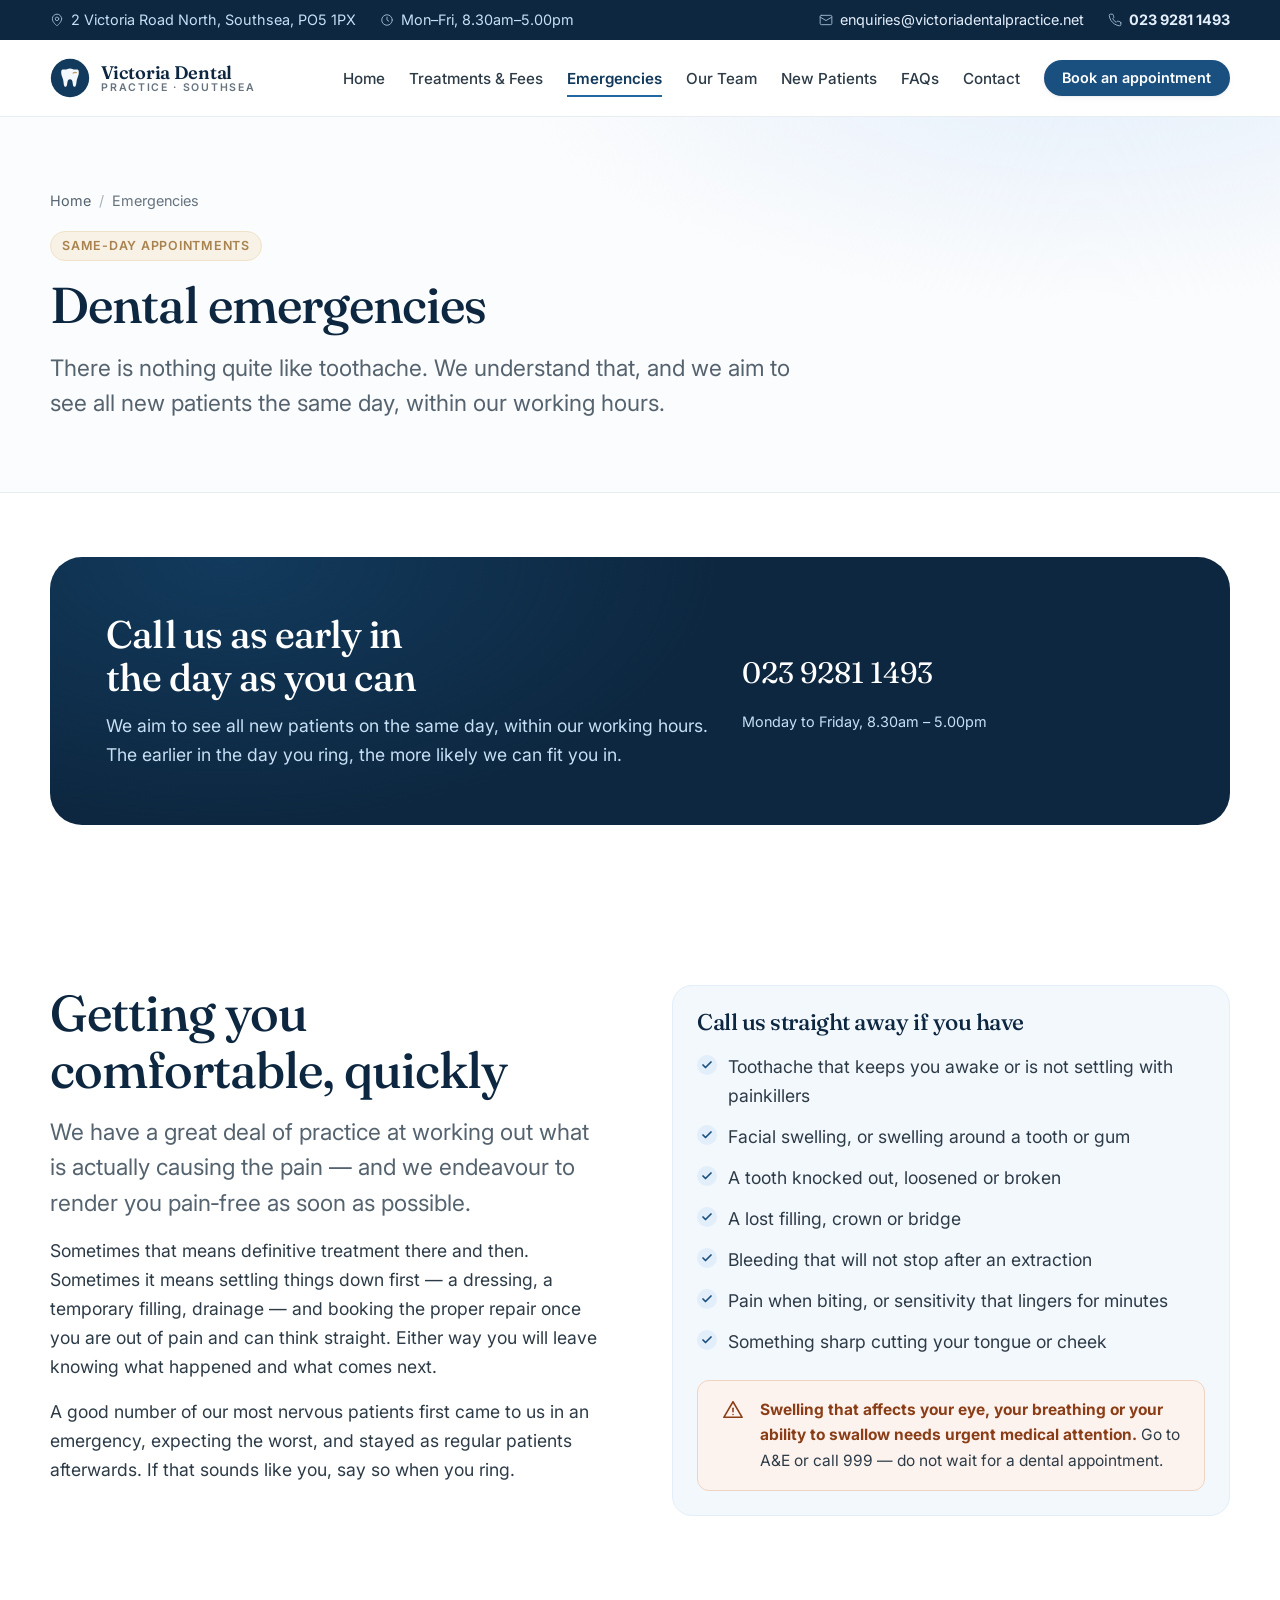
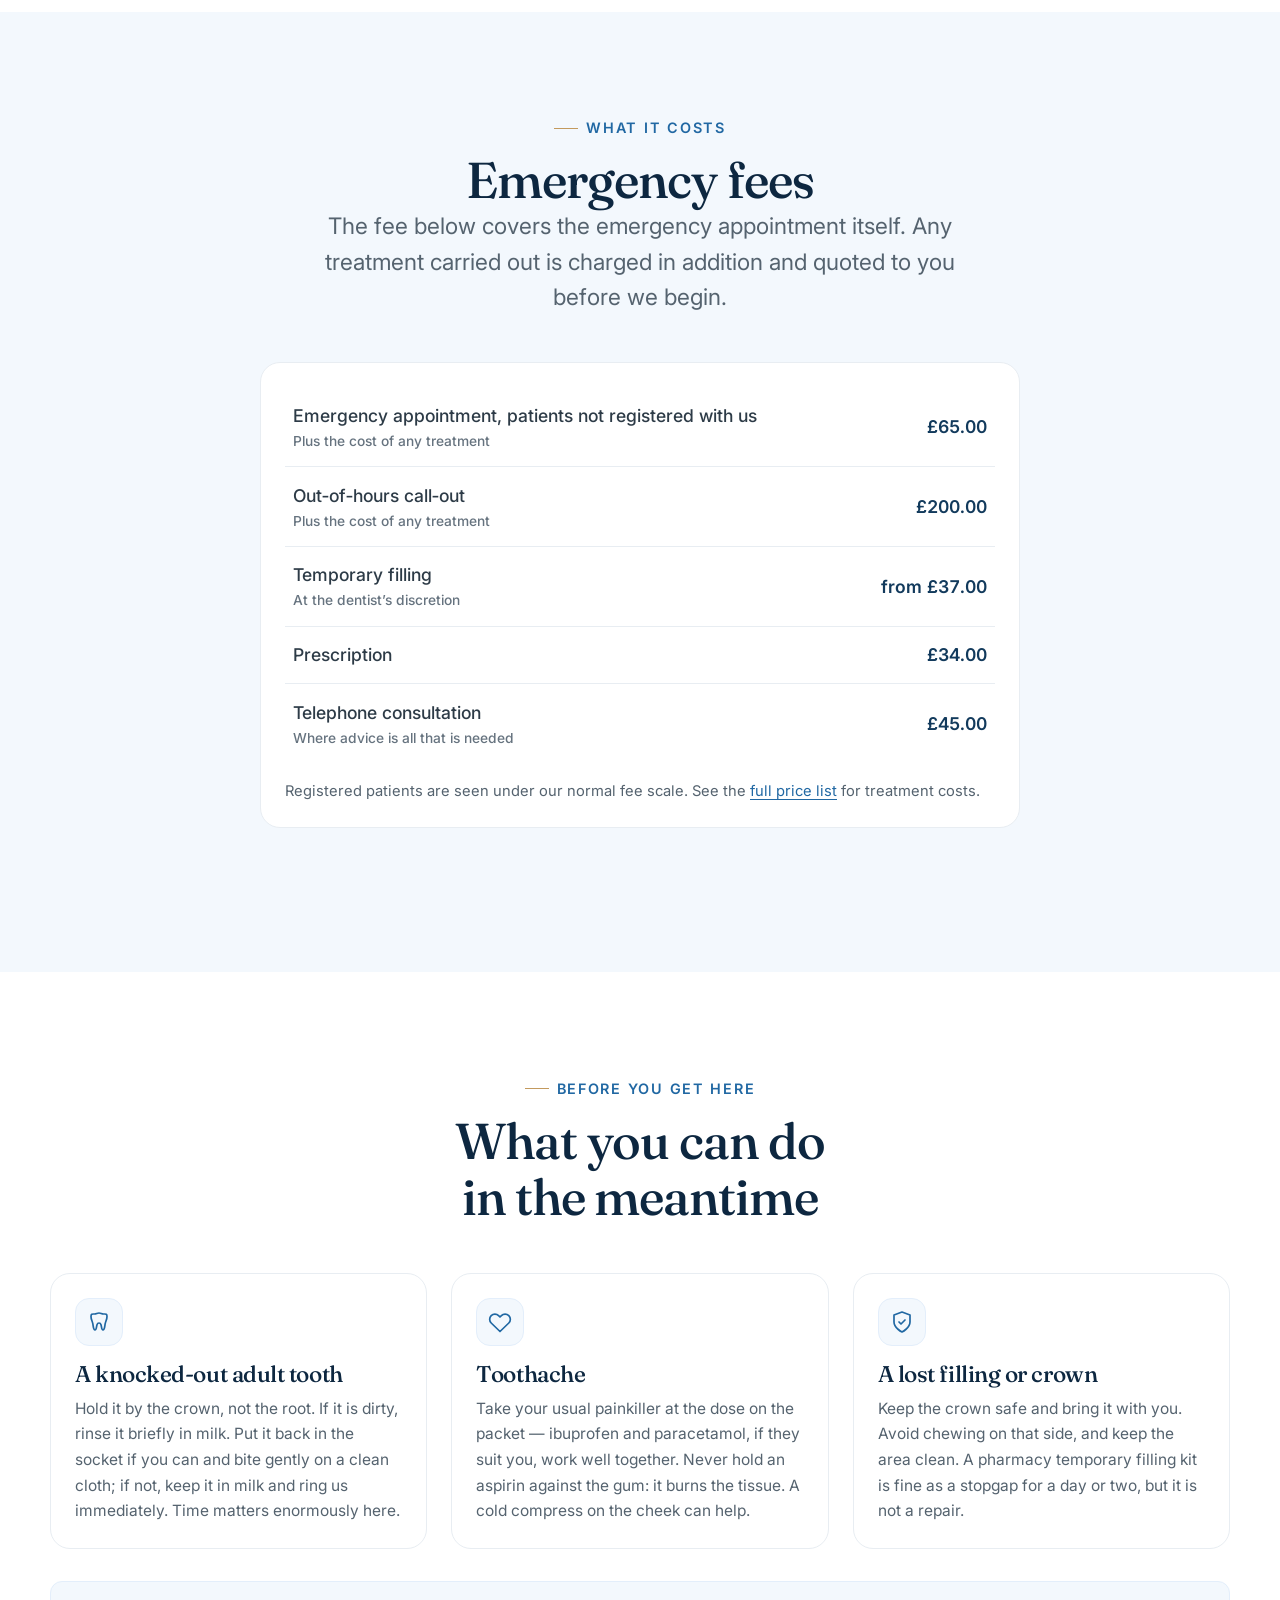
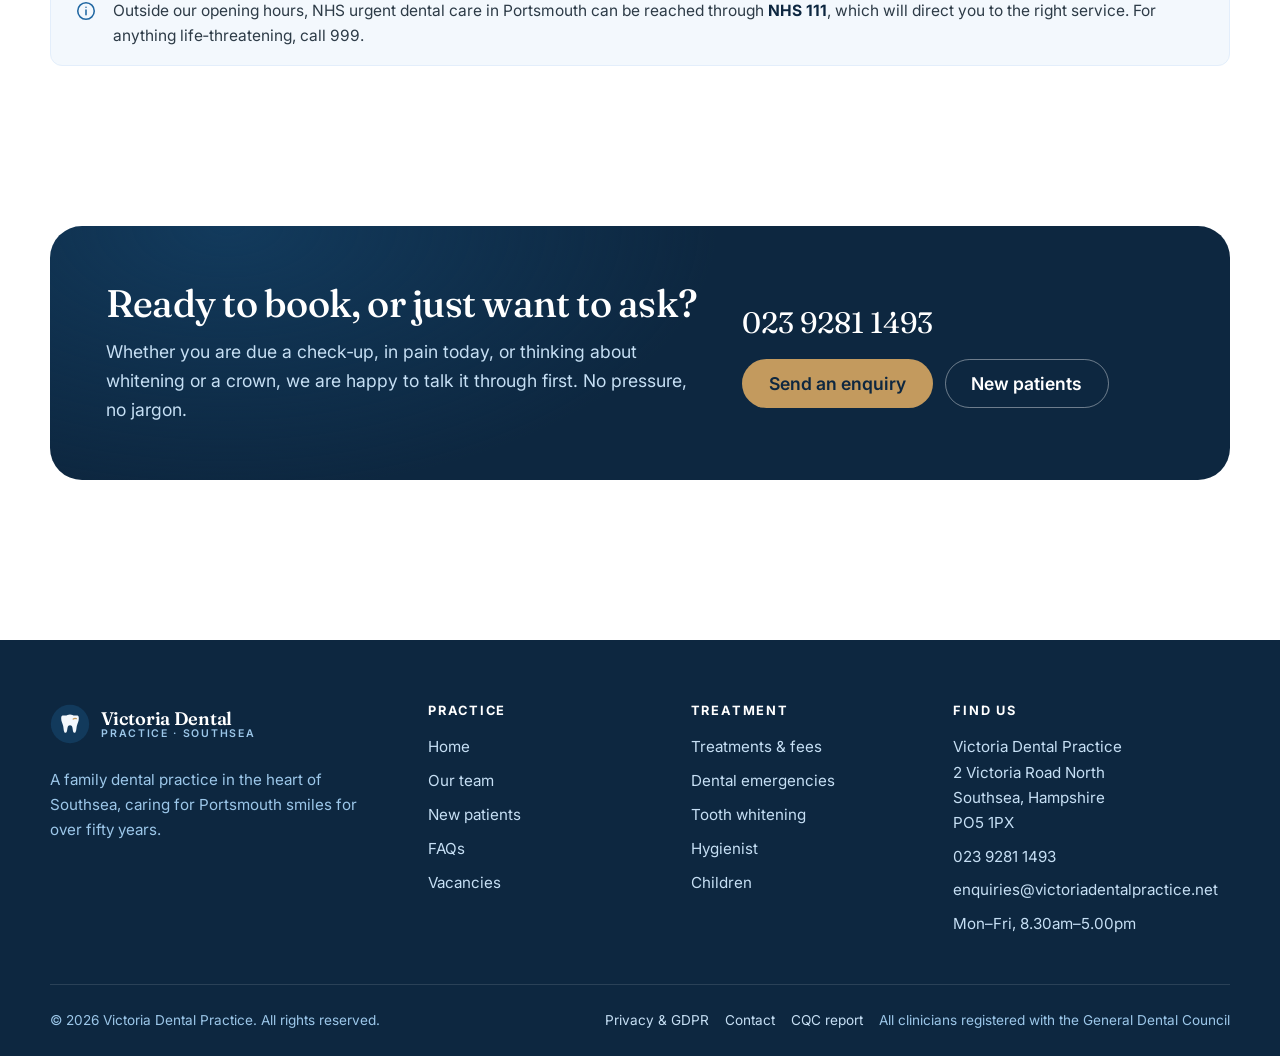
<file: emergencies.html>
<!DOCTYPE html>
<html lang="en-GB">
<head>
<meta charset="utf-8">
<meta name="viewport" content="width=device-width, initial-scale=1">
<title>Emergency Dentist in Southsea &mdash; Same Day Appointments | Victoria Dental Practice</title>
<meta name="description" content="Toothache or a broken tooth in Southsea or Portsmouth? We aim to see new patients the same day within working hours. Call 023 9281 1493.">
<link rel="canonical" href="https://www.victoriadentalpractice.net/emergencies.html">
<meta name="theme-color" content="#123a5c">
<meta name="robots" content="index, follow, max-image-preview:large">

<meta property="og:type" content="website">
<meta property="og:site_name" content="Victoria Dental Practice">
<meta property="og:title" content="Emergency Dentist in Southsea &mdash; Same Day Appointments | Victoria Dental Practice">
<meta property="og:description" content="Toothache or a broken tooth in Southsea or Portsmouth? We aim to see new patients the same day within working hours. Call 023 9281 1493.">
<meta property="og:url" content="https://www.victoriadentalpractice.net/emergencies.html">
<meta property="og:locale" content="en_GB">
<meta property="og:image" content="https://www.victoriadentalpractice.net/og-image.png">
<meta name="twitter:card" content="summary_large_image">

<link rel="icon" href="favicon.svg" type="image/svg+xml">
<link rel="apple-touch-icon" href="favicon.svg">

<link rel="preconnect" href="https://fonts.googleapis.com">
<link rel="preconnect" href="https://fonts.gstatic.com" crossorigin>
<link rel="stylesheet" href="https://fonts.googleapis.com/css2?family=Fraunces:ital,opsz,wght@0,9..144,400;0,9..144,500;0,9..144,600;1,9..144,400&family=Inter:wght@400;500;600;700&display=swap">
<link rel="stylesheet" href="style.css">
<script type="application/ld+json">{"@context":"https://schema.org","@type":"BreadcrumbList","itemListElement":[{"@type":"ListItem","position":1,"name":"Home"},{"@type":"ListItem","position":2,"name":"Emergencies","item":"https://www.victoriadentalpractice.net/emergencies.html"}]}</script>
</head>
<body>
<a class="skip-link" href="#main">Skip to main content</a>

<div class="topbar">
  <div class="wrap topbar__inner">
    <ul class="topbar__list">
      <li class="topbar__item"><svg class="" viewBox="0 0 24 24" fill="none" stroke="currentColor" stroke-width="1.7" stroke-linecap="round" stroke-linejoin="round" aria-hidden="true"><path d="M20 10c0 6-8 12-8 12s-8-6-8-12a8 8 0 0 1 16 0z"/><circle cx="12" cy="10" r="3"/></svg><span>2 Victoria Road North, Southsea, PO5 1PX</span></li>
      <li class="topbar__item"><svg class="" viewBox="0 0 24 24" fill="none" stroke="currentColor" stroke-width="1.7" stroke-linecap="round" stroke-linejoin="round" aria-hidden="true"><circle cx="12" cy="12" r="9"/><path d="M12 7v5l3 2"/></svg><span>Mon&ndash;Fri, 8.30am&ndash;5.00pm</span></li>
    </ul>
    <ul class="topbar__list">
      <li class="topbar__item"><svg class="" viewBox="0 0 24 24" fill="none" stroke="currentColor" stroke-width="1.7" stroke-linecap="round" stroke-linejoin="round" aria-hidden="true"><rect x="2" y="4" width="20" height="16" rx="2"/><path d="m22 7-10 6L2 7"/></svg><a href="mailto:enquiries@victoriadentalpractice.net">enquiries@victoriadentalpractice.net</a></li>
      <li class="topbar__item"><svg class="" viewBox="0 0 24 24" fill="none" stroke="currentColor" stroke-width="1.7" stroke-linecap="round" stroke-linejoin="round" aria-hidden="true"><path d="M22 16.92v3a2 2 0 0 1-2.18 2 19.79 19.79 0 0 1-8.63-3.07 19.5 19.5 0 0 1-6-6 19.79 19.79 0 0 1-3.07-8.67A2 2 0 0 1 4.11 2h3a2 2 0 0 1 2 1.72c.13.96.36 1.9.7 2.81a2 2 0 0 1-.45 2.11L8.09 9.91a16 16 0 0 0 6 6l1.27-1.27a2 2 0 0 1 2.11-.45c.9.34 1.85.57 2.81.7A2 2 0 0 1 22 16.92z"/></svg><a href="tel:+442392811493"><strong>023 9281 1493</strong></a></li>
    </ul>
  </div>
</div>

<header class="site-header">
  <div class="wrap site-header__inner">
    <a class="brand" href="index.html">
      <svg class="brand__mark" viewBox="0 0 48 48" role="img" aria-label="">
  <circle cx="24" cy="24" r="23" fill="#123a5c"/>
  <path d="M24 12.5c-2.6 0-3.3 1.3-6 1.3-2.6 0-4.6-.7-4.6 3.2 0 3.9 1.6 5.6 2.4 9.4.7 3.1.5 8.2 2.9 8.2 2.1 0 1.8-4.4 2.6-6.9.4-1.3 1-2.2 2.7-2.2s2.3.9 2.7 2.2c.8 2.5.5 6.9 2.6 6.9 2.4 0 2.2-5.1 2.9-8.2.8-3.8 2.4-5.5 2.4-9.4 0-3.9-2-3.2-4.6-3.2-2.7 0-3.4-1.3-6-1.3z" fill="#f3f8fd"/>
  <path d="M31.5 17.6c-1.3-.5-2.6-.3-3.6.4" stroke="#c39a5e" stroke-width="1.6" stroke-linecap="round" fill="none"/>
</svg>
      <span class="brand__text">
        <span class="brand__name">Victoria Dental</span>
        <span class="brand__sub">Practice &middot; Southsea</span>
      </span>
    </a>

    <button class="nav-toggle" type="button" aria-expanded="false"
            aria-controls="primary-nav" aria-label="Menu">
      <svg class="icon-open" viewBox="0 0 24 24" fill="none" stroke="currentColor" stroke-width="1.7" stroke-linecap="round" stroke-linejoin="round" aria-hidden="true"><path d="M4 7h16M4 12h16M4 17h16"/></svg><svg class="icon-close" viewBox="0 0 24 24" fill="none" stroke="currentColor" stroke-width="1.7" stroke-linecap="round" stroke-linejoin="round" aria-hidden="true"><path d="m6 6 12 12M18 6 6 18"/></svg>
    </button>

    <nav class="nav" id="primary-nav" aria-label="Primary">
      <ul class="nav__list">
        <li><a class="nav__link" href="index.html">Home</a></li>
        <li><a class="nav__link" href="treatments.html">Treatments &amp; Fees</a></li>
        <li><a class="nav__link" href="emergencies.html" aria-current="page">Emergencies</a></li>
        <li><a class="nav__link" href="team.html">Our Team</a></li>
        <li><a class="nav__link" href="new-patients.html">New Patients</a></li>
        <li><a class="nav__link" href="faqs.html">FAQs</a></li>
        <li><a class="nav__link" href="contact.html">Contact</a></li>
        </ul>
      <a class="btn btn--primary btn--sm" href="contact.html#enquiry">Book an appointment</a>
    </nav>
  </div>
</header>

<main id="main">

<section class="page-head">
  <div class="wrap">
    <nav class="breadcrumb" aria-label="Breadcrumb"><ol><li><a href="index.html">Home</a></li><li>Emergencies</li></ol></nav>
    <div class="page-head__inner">
      <p class="mb-4"><span class="tag">Same-day appointments</span></p><h1>Dental emergencies</h1>
      <p class="lede">There is nothing quite like toothache. We understand that, and we aim to see all new patients the same day, within our working hours.</p>
    </div>
  </div>
</section>


<section class="section section--tight">
  <div class="wrap">
    <div class="cta-band reveal">
      <div>
        <h2>Call us as early in the day as you can</h2>
        <p>We aim to see all new patients on the same day, within our working hours.
        The earlier in the day you ring, the more likely we can fit you in.</p>
      </div>
      <div>
        <a class="cta-band__phone" href="tel:+442392811493">023 9281 1493</a>
        <p style="font-size:.9rem;">Monday to Friday, 8.30am &ndash; 5.00pm</p>
      </div>
    </div>
  </div>
</section>

<section class="section">
  <div class="wrap split split--top">
    <div class="reveal">
      <h2>Getting you comfortable, quickly</h2>
      <p class="lede mt-4">We have a great deal of practice at working out what is
      actually causing the pain &mdash; and we endeavour to render you pain&#8209;free as
      soon as possible.</p>
      <p class="mt-4">Sometimes that means definitive treatment there and then. Sometimes
      it means settling things down first &mdash; a dressing, a temporary filling, drainage
      &mdash; and booking the proper repair once you are out of pain and can think
      straight. Either way you will leave knowing what happened and what comes next.</p>
      <p class="mt-4">A good number of our most nervous patients first came to us in an
      emergency, expecting the worst, and stayed as regular patients afterwards. If that
      sounds like you, say so when you ring.</p>
    </div>

    <div class="card reveal" data-delay="100" style="background:var(--blue-050);border-color:var(--blue-100);">
      <h3>Call us straight away if you have</h3>
      <ul class="checklist mt-4">
        <li>Toothache that keeps you awake or is not settling with painkillers</li>
        <li>Facial swelling, or swelling around a tooth or gum</li>
        <li>A tooth knocked out, loosened or broken</li>
        <li>A lost filling, crown or bridge</li>
        <li>Bleeding that will not stop after an extraction</li>
        <li>Pain when biting, or sensitivity that lingers for minutes</li>
        <li>Something sharp cutting your tongue or cheek</li>
      </ul>
      <div class="notice notice--urgent mt-5">
        <svg class="" viewBox="0 0 24 24" fill="none" stroke="currentColor" stroke-width="1.7" stroke-linecap="round" stroke-linejoin="round" aria-hidden="true"><path d="M12 3 2 20h20L12 3z"/><path d="M12 10v4"/><path d="M12 17h.01"/></svg>
        <div><strong>Swelling that affects your eye, your breathing or your ability to
        swallow needs urgent medical attention.</strong> Go to A&amp;E or call 999 &mdash;
        do not wait for a dental appointment.</div>
      </div>
    </div>
  </div>
</section>

<section class="section section--tint">
  <div class="wrap">
    <div class="section-head center">
      <p class="eyebrow">What it costs</p>
      <h2>Emergency fees</h2>
      <p class="lede">The fee below covers the emergency appointment itself. Any treatment
      carried out is charged in addition and quoted to you before we begin.</p>
    </div>
    <div style="max-width:760px;margin-inline:auto;">
      <div class="fees-group reveal" style="background:#fff;border:1px solid var(--ink-100);border-radius:var(--radius-lg);padding:var(--sp-5);">
        <table class="fees-table">
          <caption class="visually-hidden">Emergency appointment fees</caption>
          <tbody>
            <tr><th scope="row">Emergency appointment, patients not registered with us<span class="note">Plus the cost of any treatment</span></th><td class="price">&pound;65.00</td></tr>
            <tr><th scope="row">Out&#8209;of&#8209;hours call&#8209;out<span class="note">Plus the cost of any treatment</span></th><td class="price">&pound;200.00</td></tr>
            <tr><th scope="row">Temporary filling<span class="note">At the dentist&rsquo;s discretion</span></th><td class="price">from &pound;37.00</td></tr>
            <tr><th scope="row">Prescription</th><td class="price">&pound;34.00</td></tr>
            <tr><th scope="row">Telephone consultation<span class="note">Where advice is all that is needed</span></th><td class="price">&pound;45.00</td></tr>
          </tbody>
        </table>
        <p class="mt-4" style="font-size:.92rem;color:var(--ink-500);">Registered patients are seen
        under our normal fee scale. See the <a href="treatments.html">full price list</a>
        for treatment costs.</p>
      </div>
    </div>
  </div>
</section>

<section class="section">
  <div class="wrap">
    <div class="section-head center">
      <p class="eyebrow">Before you get here</p>
      <h2>What you can do in the meantime</h2>
    </div>
    <div class="grid grid--3">
      <article class="card reveal">
        <div class="card__icon"><svg class="" viewBox="0 0 24 24" fill="none" stroke="currentColor" stroke-width="1.7" stroke-linecap="round" stroke-linejoin="round" aria-hidden="true"><path d="M12 3c-2 0-2.5 1-4.5 1S4 3.5 4 6.5c0 3 1.2 4.3 1.8 7.2.5 2.4.4 6.3 2.2 6.3 1.6 0 1.4-3.4 2-5.3.3-1 .8-1.7 2-1.7s1.7.7 2 1.7c.6 1.9.4 5.3 2 5.3 1.8 0 1.7-3.9 2.2-6.3.6-2.9 1.8-4.2 1.8-7.2C20 3.5 18.5 4 16.5 4S14 3 12 3z"/></svg></div>
        <h3>A knocked-out adult tooth</h3>
        <p>Hold it by the crown, not the root. If it is dirty, rinse it briefly in milk.
        Put it back in the socket if you can and bite gently on a clean cloth; if not,
        keep it in milk and ring us immediately. Time matters enormously here.</p>
      </article>
      <article class="card reveal" data-delay="70">
        <div class="card__icon"><svg class="" viewBox="0 0 24 24" fill="none" stroke="currentColor" stroke-width="1.7" stroke-linecap="round" stroke-linejoin="round" aria-hidden="true"><path d="M20.8 5.6a5.2 5.2 0 0 0-7.4 0L12 7l-1.4-1.4a5.2 5.2 0 1 0-7.4 7.4L12 21.5l8.8-8.5a5.2 5.2 0 0 0 0-7.4z"/></svg></div>
        <h3>Toothache</h3>
        <p>Take your usual painkiller at the dose on the packet &mdash; ibuprofen and
        paracetamol, if they suit you, work well together. Never hold an aspirin against
        the gum: it burns the tissue. A cold compress on the cheek can help.</p>
      </article>
      <article class="card reveal" data-delay="140">
        <div class="card__icon"><svg class="" viewBox="0 0 24 24" fill="none" stroke="currentColor" stroke-width="1.7" stroke-linecap="round" stroke-linejoin="round" aria-hidden="true"><path d="M12 22s8-4 8-10V5l-8-3-8 3v7c0 6 8 10 8 10z"/><path d="m9 12 2 2 4-4"/></svg></div>
        <h3>A lost filling or crown</h3>
        <p>Keep the crown safe and bring it with you. Avoid chewing on that side, and
        keep the area clean. A pharmacy temporary filling kit is fine as a stopgap for a
        day or two, but it is not a repair.</p>
      </article>
    </div>
    <div class="notice mt-6 reveal">
      <svg class="" viewBox="0 0 24 24" fill="none" stroke="currentColor" stroke-width="1.7" stroke-linecap="round" stroke-linejoin="round" aria-hidden="true"><circle cx="12" cy="12" r="9"/><path d="M12 11v5"/><path d="M12 8h.01"/></svg>
      <div>Outside our opening hours, NHS urgent dental care in Portsmouth can be reached
      through <strong>NHS 111</strong>, which will direct you to the right service.
      For anything life&#8209;threatening, call 999.</div>
    </div>
  </div>
</section>


<section class="section section--tight">
  <div class="wrap">
    <div class="cta-band reveal">
      <div>
        <h2>Ready to book, or just want to ask?</h2>
        <p>Whether you are due a check&#8209;up, in pain today, or thinking about
        whitening or a crown, we are happy to talk it through first. No pressure,
        no jargon.</p>
      </div>
      <div>
        <a class="cta-band__phone" href="tel:+442392811493">023 9281 1493</a>
        <div class="btn-row">
          <a class="btn btn--sand" href="contact.html#enquiry">Send an enquiry</a>
          <a class="btn btn--outline-light" href="new-patients.html">New patients</a>
        </div>
      </div>
    </div>
  </div>
</section>

</main>

<footer class="site-footer">
  <div class="wrap">
    <div class="footer-grid">
      <div class="footer__brand">
        <a class="brand" href="index.html">
          <svg class="brand__mark" viewBox="0 0 48 48" role="img" aria-label="">
  <circle cx="24" cy="24" r="23" fill="#123a5c"/>
  <path d="M24 12.5c-2.6 0-3.3 1.3-6 1.3-2.6 0-4.6-.7-4.6 3.2 0 3.9 1.6 5.6 2.4 9.4.7 3.1.5 8.2 2.9 8.2 2.1 0 1.8-4.4 2.6-6.9.4-1.3 1-2.2 2.7-2.2s2.3.9 2.7 2.2c.8 2.5.5 6.9 2.6 6.9 2.4 0 2.2-5.1 2.9-8.2.8-3.8 2.4-5.5 2.4-9.4 0-3.9-2-3.2-4.6-3.2-2.7 0-3.4-1.3-6-1.3z" fill="#f3f8fd"/>
  <path d="M31.5 17.6c-1.3-.5-2.6-.3-3.6.4" stroke="#c39a5e" stroke-width="1.6" stroke-linecap="round" fill="none"/>
</svg>
          <span class="brand__text">
            <span class="brand__name">Victoria Dental</span>
            <span class="brand__sub">Practice &middot; Southsea</span>
          </span>
        </a>
        <p class="footer__blurb">A family dental practice in the heart of Southsea,
        caring for Portsmouth smiles for over fifty years.</p>
      </div>

      <div>
        <h4>Practice</h4>
        <ul>
          <li><a href="index.html">Home</a></li>
          <li><a href="team.html">Our team</a></li>
          <li><a href="new-patients.html">New patients</a></li>
          <li><a href="faqs.html">FAQs</a></li>
          <li><a href="vacancies.html">Vacancies</a></li>
        </ul>
      </div>

      <div>
        <h4>Treatment</h4>
        <ul>
          <li><a href="treatments.html">Treatments &amp; fees</a></li>
          <li><a href="emergencies.html">Dental emergencies</a></li>
          <li><a href="treatments.html#whitening">Tooth whitening</a></li>
          <li><a href="treatments.html#hygiene">Hygienist</a></li>
          <li><a href="treatments.html#children">Children</a></li>
        </ul>
      </div>

      <div>
        <h4>Find us</h4>
        <ul>
          <li>Victoria Dental Practice<br>2 Victoria Road North<br>Southsea, Hampshire<br>PO5 1PX</li>
          <li><a href="tel:+442392811493">023 9281 1493</a></li>
          <li><a href="mailto:enquiries@victoriadentalpractice.net">enquiries@victoriadentalpractice.net</a></li>
          <li>Mon&ndash;Fri, 8.30am&ndash;5.00pm</li>
        </ul>
      </div>
    </div>

    <div class="footer-bottom">
      <p>&copy; <span data-year>2026</span> Victoria Dental Practice. All rights reserved.</p>
      <ul>
        <li><a href="privacy.html">Privacy &amp; GDPR</a></li>
        <li><a href="contact.html">Contact</a></li>
        <li><a href="https://www.cqc.org.uk/location/1-6482832611" target="_blank" rel="noopener">CQC report</a></li>
        <li>All clinicians registered with the General Dental Council</li>
      </ul>
    </div>
  </div>
</footer>

<div class="callbar">
  <a href="tel:+442392811493" class="primary"><svg class="" viewBox="0 0 24 24" fill="none" stroke="currentColor" stroke-width="1.7" stroke-linecap="round" stroke-linejoin="round" aria-hidden="true"><path d="M22 16.92v3a2 2 0 0 1-2.18 2 19.79 19.79 0 0 1-8.63-3.07 19.5 19.5 0 0 1-6-6 19.79 19.79 0 0 1-3.07-8.67A2 2 0 0 1 4.11 2h3a2 2 0 0 1 2 1.72c.13.96.36 1.9.7 2.81a2 2 0 0 1-.45 2.11L8.09 9.91a16 16 0 0 0 6 6l1.27-1.27a2 2 0 0 1 2.11-.45c.9.34 1.85.57 2.81.7A2 2 0 0 1 22 16.92z"/></svg> Call the practice</a>
  <a href="contact.html#enquiry"><svg class="" viewBox="0 0 24 24" fill="none" stroke="currentColor" stroke-width="1.7" stroke-linecap="round" stroke-linejoin="round" aria-hidden="true"><rect x="3" y="5" width="18" height="16" rx="2"/><path d="M3 10h18M8 3v4M16 3v4"/></svg> Book</a>
</div>

<script src="main.js" defer></script>
</body>
</html>
</file>
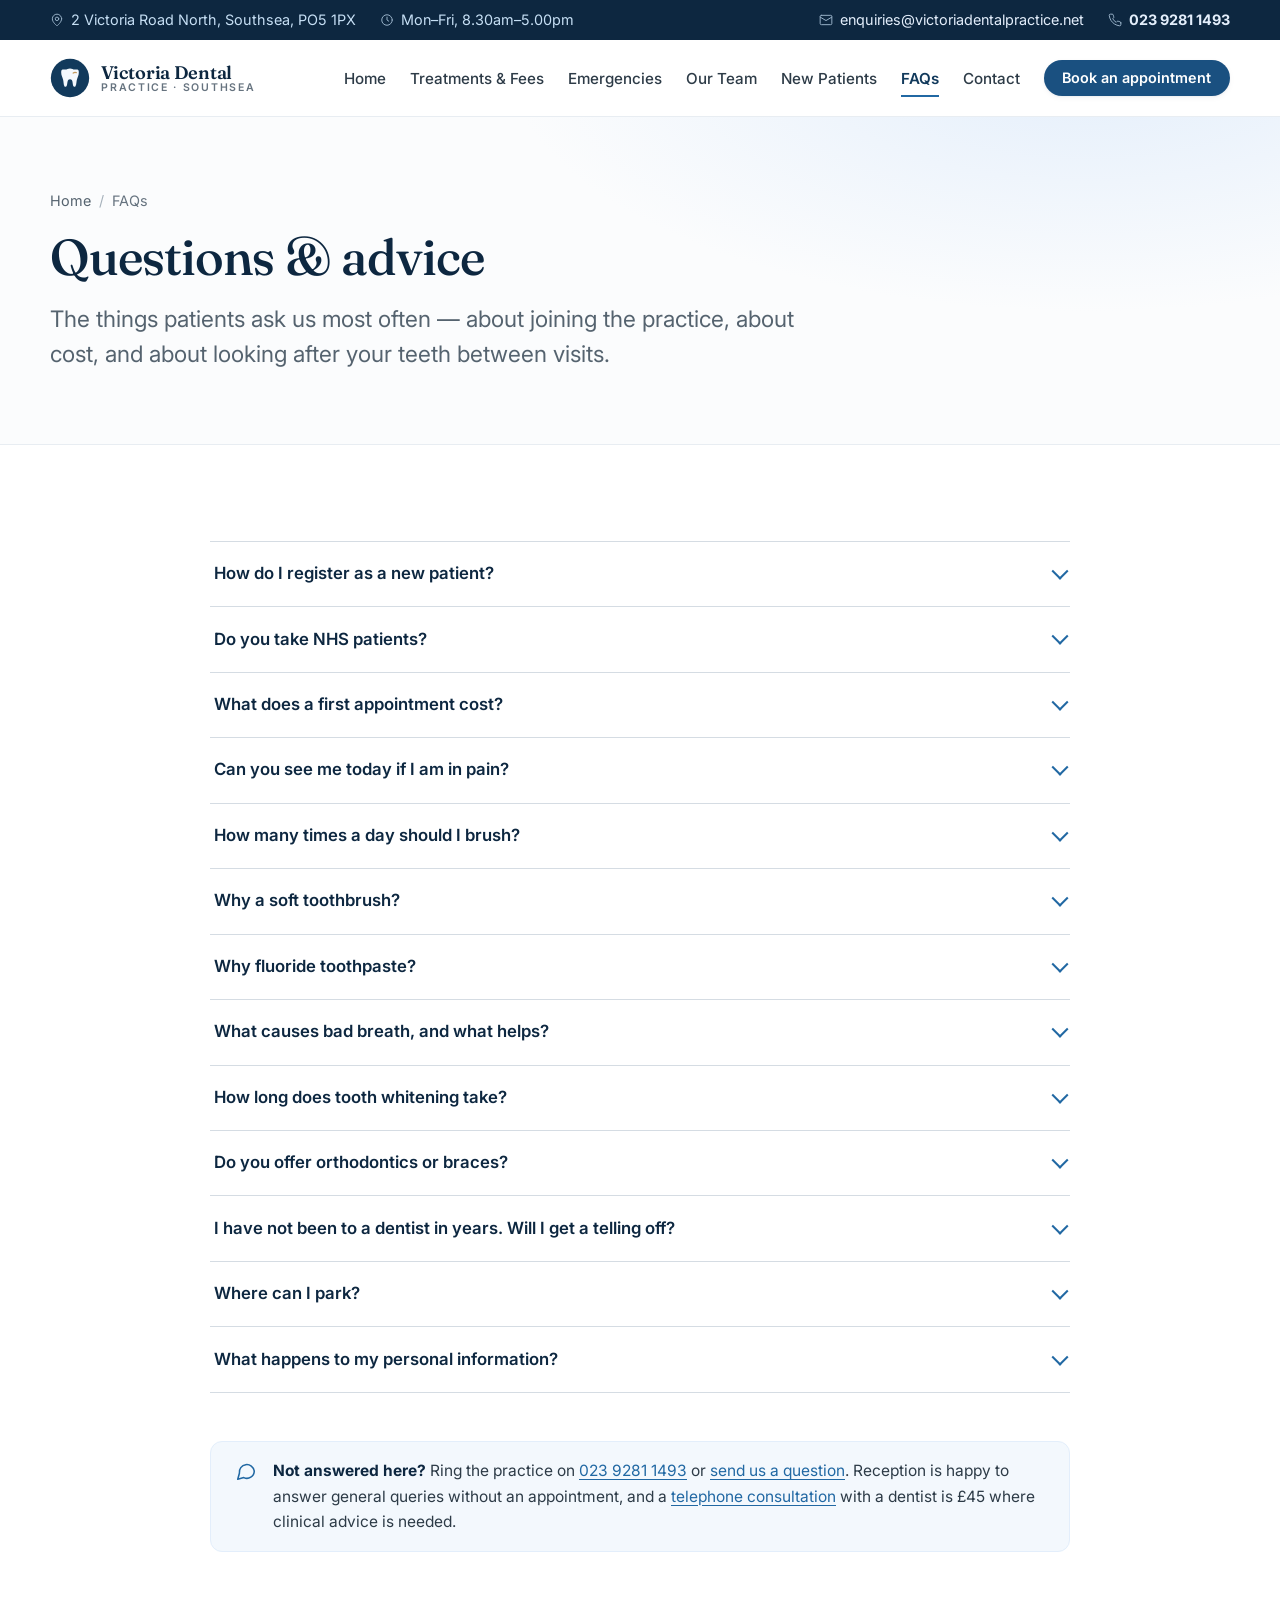
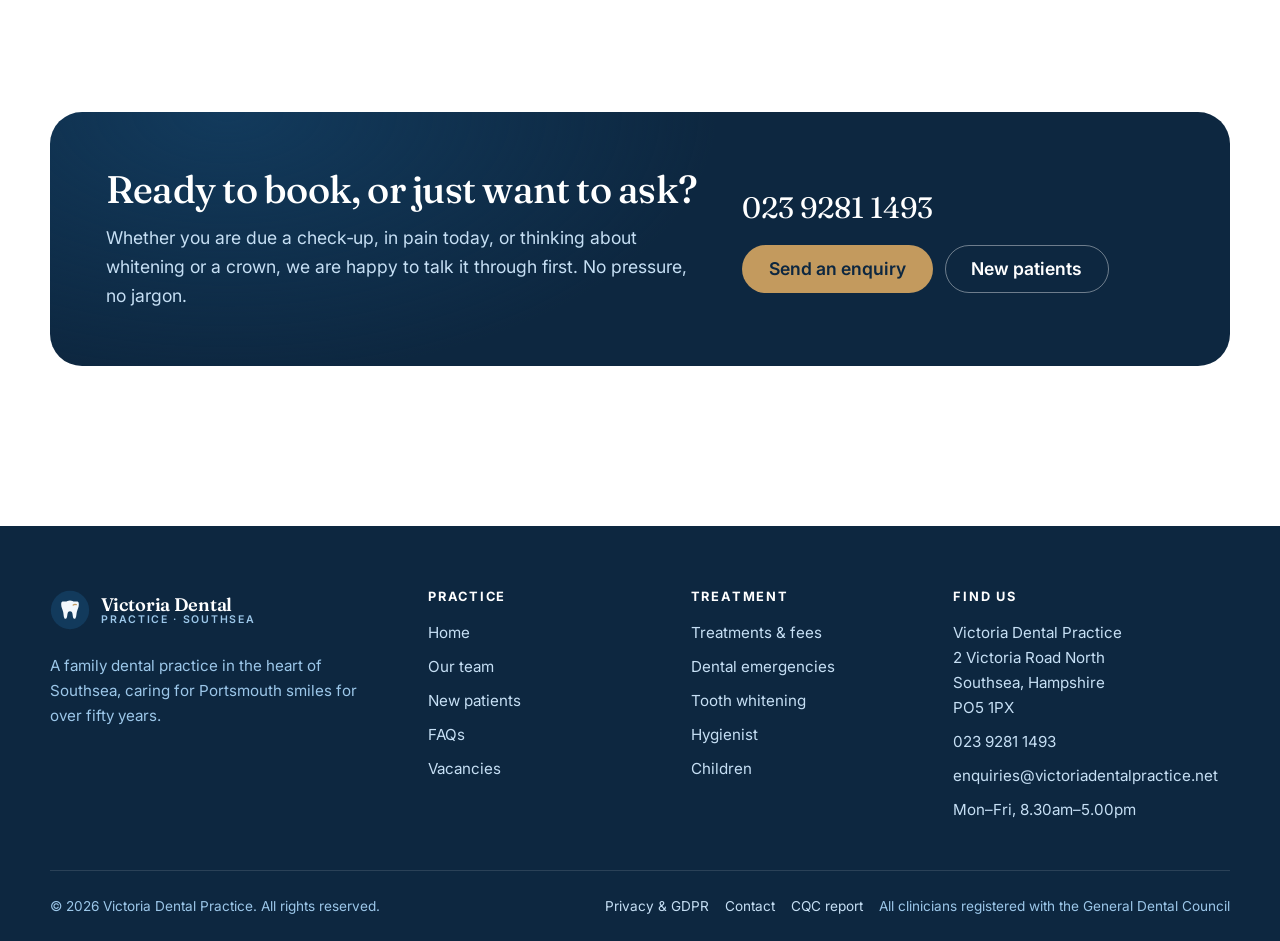
<file: faqs.html>
<!DOCTYPE html>
<html lang="en-GB">
<head>
<meta charset="utf-8">
<meta name="viewport" content="width=device-width, initial-scale=1">
<title>Dental FAQs &mdash; Advice from Your Southsea Dentist | Victoria Dental Practice</title>
<meta name="description" content="Answers to common questions about registering, fees, emergencies, brushing, bad breath and whitening, from Victoria Dental Practice in Southsea.">
<link rel="canonical" href="https://www.victoriadentalpractice.net/faqs.html">
<meta name="theme-color" content="#123a5c">
<meta name="robots" content="index, follow, max-image-preview:large">

<meta property="og:type" content="website">
<meta property="og:site_name" content="Victoria Dental Practice">
<meta property="og:title" content="Dental FAQs &mdash; Advice from Your Southsea Dentist | Victoria Dental Practice">
<meta property="og:description" content="Answers to common questions about registering, fees, emergencies, brushing, bad breath and whitening, from Victoria Dental Practice in Southsea.">
<meta property="og:url" content="https://www.victoriadentalpractice.net/faqs.html">
<meta property="og:locale" content="en_GB">
<meta property="og:image" content="https://www.victoriadentalpractice.net/og-image.png">
<meta name="twitter:card" content="summary_large_image">

<link rel="icon" href="favicon.svg" type="image/svg+xml">
<link rel="apple-touch-icon" href="favicon.svg">

<link rel="preconnect" href="https://fonts.googleapis.com">
<link rel="preconnect" href="https://fonts.gstatic.com" crossorigin>
<link rel="stylesheet" href="https://fonts.googleapis.com/css2?family=Fraunces:ital,opsz,wght@0,9..144,400;0,9..144,500;0,9..144,600;1,9..144,400&family=Inter:wght@400;500;600;700&display=swap">
<link rel="stylesheet" href="style.css">
<script type="application/ld+json">{"@context":"https://schema.org","@type":"FAQPage","mainEntity":[{"@type":"Question","name":"How do I register as a new patient?","acceptedAnswer":{"@type":"Answer","text":"Call the practice on 023 9281 1493 or send us an enquiry through the contact page. Reception will take a few details and book you a new patient examination."}},{"@type":"Question","name":"Do you take NHS patients?","acceptedAnswer":{"@type":"Answer","text":"We can see children under 18 on the NHS when space is available. Adult care at the practice is private, and you can either pay as you go or join Denplan Essentials, which spreads the cost of examinations and hygiene appointments over monthly instalments and gives a 10% reduction on treatment costs."}},{"@type":"Question","name":"What does a first appointment cost?","acceptedAnswer":{"@type":"Answer","text":"A new patient examination is &pound;88 and includes two x&#8209;rays. Routine six&#8209;month examinations afterwards are &pound;55. For children the private new patient fee is &pound;37. The full price list is published on this site."}},{"@type":"Question","name":"Can you see me today if I am in pain?","acceptedAnswer":{"@type":"Answer","text":"We aim to see all new patients the same day for emergencies, within our working hours. Ring as early in the day as you can &mdash; emergency slots fill quickly. See dental emergencies for what to do in the meantime."}},{"@type":"Question","name":"How many times a day should I brush?","acceptedAnswer":{"@type":"Answer","text":"It is important to brush at least twice a day using a soft toothbrush and a fluoride toothpaste. Two minutes each time, last thing at night and on one other occasion, does more for your teeth than anything else you can buy."}},{"@type":"Question","name":"Why a soft toothbrush?","acceptedAnswer":{"@type":"Answer","text":"A soft toothbrush makes it much easier to remove the plaque below the gum line, which helps prevent periodontal (gum) disease. Hard bristles feel more thorough but tend to abrade enamel and drive gums back rather than cleaning under them."}},{"@type":"Question","name":"Why fluoride toothpaste?","acceptedAnswer":{"@type":"Answer","text":"Fluoride hardens the outer enamel layer of the teeth and helps them resist decay. Spit after brushing, but do not rinse with water &mdash; rinsing washes away the fluoride before it has had a chance to work."}},{"@type":"Question","name":"What causes bad breath, and what helps?","acceptedAnswer":{"@type":"Answer","text":"Around 96% of adults experience bad breath at some point. The usual causes are a build&#8209;up of bacteria from incomplete cleaning, certain foods such as garlic and onions, not drinking enough water, gum disease, illness, hormonal changes, stress, sinus problems, and simple morning breath. Advice on how to achieve fresh breath: Avoid foods such as garlic, onions and spices, and avoid excessive alcohol and smoking Eat regular meals &mdash; hunger itself causes bad breath Brush twice a day as advised by your hygienist, using an advanced antibacterial toothpaste Clean between your teeth daily with floss or tepee brushes Try a tongue cleaner to remove bacteria accumulating on the tongue surface Use a good mouthwash &mdash; we sell these at the practice Keep your mouth moist; sugar&#8209;free gum can help, and we can advise on treatment for a persistently dry mouth If you have dentures, leave them out at night in a recommended cleaning solution Pay regular visits to your dentist and hygienist"}},{"@type":"Question","name":"How long does tooth whitening take?","acceptedAnswer":{"@type":"Answer","text":"Our home whitening system uses custom&#8209;made trays and professional gel. Most people see a visible difference after about a week, and the full course typically takes four to five weeks. Upper and lower whitening is &pound;350."}},{"@type":"Question","name":"Do you offer orthodontics or braces?","acceptedAnswer":{"@type":"Answer","text":"We do not have an orthodontist on site, but we can refer you to an excellent local orthodontist whose practice is only a few doors away from us. Ask at your examination and we will arrange the referral."}},{"@type":"Question","name":"I have not been to a dentist in years. Will I get a telling off?","acceptedAnswer":{"@type":"Answer","text":"No. A lot of our patients came back after a long gap, often because something started hurting. We are interested in what we can do from here, not in what did not happen before. Tell us you are nervous when you book and we will allow extra time."}},{"@type":"Question","name":"Where can I park?","acceptedAnswer":{"@type":"Answer","text":"There is plenty of free residential parking behind the practice in Outram Road and Campbell Road. The no. 2 bus between Portsmouth and Eastney stops on Victoria Road North, and Fratton railway station is a short walk away."}},{"@type":"Question","name":"What happens to my personal information?","acceptedAnswer":{"@type":"Answer","text":"The practice complies with the Data Protection Act and UK GDPR. Your records are kept confidential and are only shared where you have agreed or where the law requires it. See our privacy notice for the detail."}}]}</script><script type="application/ld+json">{"@context":"https://schema.org","@type":"BreadcrumbList","itemListElement":[{"@type":"ListItem","position":1,"name":"Home"},{"@type":"ListItem","position":2,"name":"FAQs","item":"https://www.victoriadentalpractice.net/faqs.html"}]}</script>
</head>
<body>
<a class="skip-link" href="#main">Skip to main content</a>

<div class="topbar">
  <div class="wrap topbar__inner">
    <ul class="topbar__list">
      <li class="topbar__item"><svg class="" viewBox="0 0 24 24" fill="none" stroke="currentColor" stroke-width="1.7" stroke-linecap="round" stroke-linejoin="round" aria-hidden="true"><path d="M20 10c0 6-8 12-8 12s-8-6-8-12a8 8 0 0 1 16 0z"/><circle cx="12" cy="10" r="3"/></svg><span>2 Victoria Road North, Southsea, PO5 1PX</span></li>
      <li class="topbar__item"><svg class="" viewBox="0 0 24 24" fill="none" stroke="currentColor" stroke-width="1.7" stroke-linecap="round" stroke-linejoin="round" aria-hidden="true"><circle cx="12" cy="12" r="9"/><path d="M12 7v5l3 2"/></svg><span>Mon&ndash;Fri, 8.30am&ndash;5.00pm</span></li>
    </ul>
    <ul class="topbar__list">
      <li class="topbar__item"><svg class="" viewBox="0 0 24 24" fill="none" stroke="currentColor" stroke-width="1.7" stroke-linecap="round" stroke-linejoin="round" aria-hidden="true"><rect x="2" y="4" width="20" height="16" rx="2"/><path d="m22 7-10 6L2 7"/></svg><a href="mailto:enquiries@victoriadentalpractice.net">enquiries@victoriadentalpractice.net</a></li>
      <li class="topbar__item"><svg class="" viewBox="0 0 24 24" fill="none" stroke="currentColor" stroke-width="1.7" stroke-linecap="round" stroke-linejoin="round" aria-hidden="true"><path d="M22 16.92v3a2 2 0 0 1-2.18 2 19.79 19.79 0 0 1-8.63-3.07 19.5 19.5 0 0 1-6-6 19.79 19.79 0 0 1-3.07-8.67A2 2 0 0 1 4.11 2h3a2 2 0 0 1 2 1.72c.13.96.36 1.9.7 2.81a2 2 0 0 1-.45 2.11L8.09 9.91a16 16 0 0 0 6 6l1.27-1.27a2 2 0 0 1 2.11-.45c.9.34 1.85.57 2.81.7A2 2 0 0 1 22 16.92z"/></svg><a href="tel:+442392811493"><strong>023 9281 1493</strong></a></li>
    </ul>
  </div>
</div>

<header class="site-header">
  <div class="wrap site-header__inner">
    <a class="brand" href="index.html">
      <svg class="brand__mark" viewBox="0 0 48 48" role="img" aria-label="">
  <circle cx="24" cy="24" r="23" fill="#123a5c"/>
  <path d="M24 12.5c-2.6 0-3.3 1.3-6 1.3-2.6 0-4.6-.7-4.6 3.2 0 3.9 1.6 5.6 2.4 9.4.7 3.1.5 8.2 2.9 8.2 2.1 0 1.8-4.4 2.6-6.9.4-1.3 1-2.2 2.7-2.2s2.3.9 2.7 2.2c.8 2.5.5 6.9 2.6 6.9 2.4 0 2.2-5.1 2.9-8.2.8-3.8 2.4-5.5 2.4-9.4 0-3.9-2-3.2-4.6-3.2-2.7 0-3.4-1.3-6-1.3z" fill="#f3f8fd"/>
  <path d="M31.5 17.6c-1.3-.5-2.6-.3-3.6.4" stroke="#c39a5e" stroke-width="1.6" stroke-linecap="round" fill="none"/>
</svg>
      <span class="brand__text">
        <span class="brand__name">Victoria Dental</span>
        <span class="brand__sub">Practice &middot; Southsea</span>
      </span>
    </a>

    <button class="nav-toggle" type="button" aria-expanded="false"
            aria-controls="primary-nav" aria-label="Menu">
      <svg class="icon-open" viewBox="0 0 24 24" fill="none" stroke="currentColor" stroke-width="1.7" stroke-linecap="round" stroke-linejoin="round" aria-hidden="true"><path d="M4 7h16M4 12h16M4 17h16"/></svg><svg class="icon-close" viewBox="0 0 24 24" fill="none" stroke="currentColor" stroke-width="1.7" stroke-linecap="round" stroke-linejoin="round" aria-hidden="true"><path d="m6 6 12 12M18 6 6 18"/></svg>
    </button>

    <nav class="nav" id="primary-nav" aria-label="Primary">
      <ul class="nav__list">
        <li><a class="nav__link" href="index.html">Home</a></li>
        <li><a class="nav__link" href="treatments.html">Treatments &amp; Fees</a></li>
        <li><a class="nav__link" href="emergencies.html">Emergencies</a></li>
        <li><a class="nav__link" href="team.html">Our Team</a></li>
        <li><a class="nav__link" href="new-patients.html">New Patients</a></li>
        <li><a class="nav__link" href="faqs.html" aria-current="page">FAQs</a></li>
        <li><a class="nav__link" href="contact.html">Contact</a></li>
        </ul>
      <a class="btn btn--primary btn--sm" href="contact.html#enquiry">Book an appointment</a>
    </nav>
  </div>
</header>

<main id="main">

<section class="page-head">
  <div class="wrap">
    <nav class="breadcrumb" aria-label="Breadcrumb"><ol><li><a href="index.html">Home</a></li><li>FAQs</li></ol></nav>
    <div class="page-head__inner">
      <h1>Questions &amp; advice</h1>
      <p class="lede">The things patients ask us most often &mdash; about joining the practice, about cost, and about looking after your teeth between visits.</p>
    </div>
  </div>
</section>


<section class="section">
  <div class="wrap" style="max-width:860px;">
    <div class="accordion reveal">
      <details>
        <summary>How do I register as a new patient?</summary>
        <div class="acc__body"><p>Call the practice on <a href="tel:+442392811493">023 9281 1493</a> or send us an enquiry through the contact page. Reception will take a few details and book you a new patient examination.</p></div>
      </details>
      <details>
        <summary>Do you take NHS patients?</summary>
        <div class="acc__body"><p>We can see children under 18 on the NHS when space is available. Adult care at the practice is private, and you can either pay as you go or join Denplan Essentials, which spreads the cost of examinations and hygiene appointments over monthly instalments and gives a 10% reduction on treatment costs.</p></div>
      </details>
      <details>
        <summary>What does a first appointment cost?</summary>
        <div class="acc__body"><p>A new patient examination is &pound;88 and includes two x&#8209;rays. Routine six&#8209;month examinations afterwards are &pound;55. For children the private new patient fee is &pound;37. The <a href="treatments.html">full price list</a> is published on this site.</p></div>
      </details>
      <details>
        <summary>Can you see me today if I am in pain?</summary>
        <div class="acc__body"><p>We aim to see all new patients the same day for emergencies, within our working hours. Ring as early in the day as you can &mdash; emergency slots fill quickly. See <a href="emergencies.html">dental emergencies</a> for what to do in the meantime.</p></div>
      </details>
      <details>
        <summary>How many times a day should I brush?</summary>
        <div class="acc__body"><p>It is important to brush at least twice a day using a soft toothbrush and a fluoride toothpaste. Two minutes each time, last thing at night and on one other occasion, does more for your teeth than anything else you can buy.</p></div>
      </details>
      <details>
        <summary>Why a soft toothbrush?</summary>
        <div class="acc__body"><p>A soft toothbrush makes it much easier to remove the plaque below the gum line, which helps prevent periodontal (gum) disease. Hard bristles feel more thorough but tend to abrade enamel and drive gums back rather than cleaning under them.</p></div>
      </details>
      <details>
        <summary>Why fluoride toothpaste?</summary>
        <div class="acc__body"><p>Fluoride hardens the outer enamel layer of the teeth and helps them resist decay. Spit after brushing, but do not rinse with water &mdash; rinsing washes away the fluoride before it has had a chance to work.</p></div>
      </details>
      <details>
        <summary>What causes bad breath, and what helps?</summary>
        <div class="acc__body"><p>Around 96% of adults experience bad breath at some point. The usual causes are a build&#8209;up of bacteria from incomplete cleaning, certain foods such as garlic and onions, not drinking enough water, gum disease, illness, hormonal changes, stress, sinus problems, and simple morning breath.</p><p>Advice on how to achieve fresh breath:</p><ul><li>Avoid foods such as garlic, onions and spices, and avoid excessive alcohol and smoking</li><li>Eat regular meals &mdash; hunger itself causes bad breath</li><li>Brush twice a day as advised by your hygienist, using an advanced antibacterial toothpaste</li><li>Clean between your teeth daily with floss or tepee brushes</li><li>Try a tongue cleaner to remove bacteria accumulating on the tongue surface</li><li>Use a good mouthwash &mdash; we sell these at the practice</li><li>Keep your mouth moist; sugar&#8209;free gum can help, and we can advise on treatment for a persistently dry mouth</li><li>If you have dentures, leave them out at night in a recommended cleaning solution</li><li>Pay regular visits to your dentist and hygienist</li></ul></div>
      </details>
      <details>
        <summary>How long does tooth whitening take?</summary>
        <div class="acc__body"><p>Our home whitening system uses custom&#8209;made trays and professional gel. Most people see a visible difference after about a week, and the full course typically takes four to five weeks. Upper and lower whitening is &pound;350.</p></div>
      </details>
      <details>
        <summary>Do you offer orthodontics or braces?</summary>
        <div class="acc__body"><p>We do not have an orthodontist on site, but we can refer you to an excellent local orthodontist whose practice is only a few doors away from us. Ask at your examination and we will arrange the referral.</p></div>
      </details>
      <details>
        <summary>I have not been to a dentist in years. Will I get a telling off?</summary>
        <div class="acc__body"><p>No. A lot of our patients came back after a long gap, often because something started hurting. We are interested in what we can do from here, not in what did not happen before. Tell us you are nervous when you book and we will allow extra time.</p></div>
      </details>
      <details>
        <summary>Where can I park?</summary>
        <div class="acc__body"><p>There is plenty of free residential parking behind the practice in Outram Road and Campbell Road. The no. 2 bus between Portsmouth and Eastney stops on Victoria Road North, and Fratton railway station is a short walk away.</p></div>
      </details>
      <details>
        <summary>What happens to my personal information?</summary>
        <div class="acc__body"><p>The practice complies with the Data Protection Act and UK GDPR. Your records are kept confidential and are only shared where you have agreed or where the law requires it. See our <a href="privacy.html">privacy notice</a> for the detail.</p></div>
      </details>
    </div>

    <div class="notice mt-7 reveal"><svg class="" viewBox="0 0 24 24" fill="none" stroke="currentColor" stroke-width="1.7" stroke-linecap="round" stroke-linejoin="round" aria-hidden="true"><path d="M21 12a8 8 0 0 1-11.4 7.2L3 21l1.8-6.6A8 8 0 1 1 21 12z"/></svg>
      <div><strong>Not answered here?</strong> Ring the practice on
      <a href="tel:+442392811493">023 9281 1493</a> or
      <a href="contact.html#enquiry">send us a question</a>. Reception is happy to
      answer general queries without an appointment, and a
      <a href="treatments.html#exams">telephone consultation</a> with a dentist is
      &pound;45 where clinical advice is needed.</div>
    </div>
  </div>
</section>


<section class="section section--tight">
  <div class="wrap">
    <div class="cta-band reveal">
      <div>
        <h2>Ready to book, or just want to ask?</h2>
        <p>Whether you are due a check&#8209;up, in pain today, or thinking about
        whitening or a crown, we are happy to talk it through first. No pressure,
        no jargon.</p>
      </div>
      <div>
        <a class="cta-band__phone" href="tel:+442392811493">023 9281 1493</a>
        <div class="btn-row">
          <a class="btn btn--sand" href="contact.html#enquiry">Send an enquiry</a>
          <a class="btn btn--outline-light" href="new-patients.html">New patients</a>
        </div>
      </div>
    </div>
  </div>
</section>

</main>

<footer class="site-footer">
  <div class="wrap">
    <div class="footer-grid">
      <div class="footer__brand">
        <a class="brand" href="index.html">
          <svg class="brand__mark" viewBox="0 0 48 48" role="img" aria-label="">
  <circle cx="24" cy="24" r="23" fill="#123a5c"/>
  <path d="M24 12.5c-2.6 0-3.3 1.3-6 1.3-2.6 0-4.6-.7-4.6 3.2 0 3.9 1.6 5.6 2.4 9.4.7 3.1.5 8.2 2.9 8.2 2.1 0 1.8-4.4 2.6-6.9.4-1.3 1-2.2 2.7-2.2s2.3.9 2.7 2.2c.8 2.5.5 6.9 2.6 6.9 2.4 0 2.2-5.1 2.9-8.2.8-3.8 2.4-5.5 2.4-9.4 0-3.9-2-3.2-4.6-3.2-2.7 0-3.4-1.3-6-1.3z" fill="#f3f8fd"/>
  <path d="M31.5 17.6c-1.3-.5-2.6-.3-3.6.4" stroke="#c39a5e" stroke-width="1.6" stroke-linecap="round" fill="none"/>
</svg>
          <span class="brand__text">
            <span class="brand__name">Victoria Dental</span>
            <span class="brand__sub">Practice &middot; Southsea</span>
          </span>
        </a>
        <p class="footer__blurb">A family dental practice in the heart of Southsea,
        caring for Portsmouth smiles for over fifty years.</p>
      </div>

      <div>
        <h4>Practice</h4>
        <ul>
          <li><a href="index.html">Home</a></li>
          <li><a href="team.html">Our team</a></li>
          <li><a href="new-patients.html">New patients</a></li>
          <li><a href="faqs.html">FAQs</a></li>
          <li><a href="vacancies.html">Vacancies</a></li>
        </ul>
      </div>

      <div>
        <h4>Treatment</h4>
        <ul>
          <li><a href="treatments.html">Treatments &amp; fees</a></li>
          <li><a href="emergencies.html">Dental emergencies</a></li>
          <li><a href="treatments.html#whitening">Tooth whitening</a></li>
          <li><a href="treatments.html#hygiene">Hygienist</a></li>
          <li><a href="treatments.html#children">Children</a></li>
        </ul>
      </div>

      <div>
        <h4>Find us</h4>
        <ul>
          <li>Victoria Dental Practice<br>2 Victoria Road North<br>Southsea, Hampshire<br>PO5 1PX</li>
          <li><a href="tel:+442392811493">023 9281 1493</a></li>
          <li><a href="mailto:enquiries@victoriadentalpractice.net">enquiries@victoriadentalpractice.net</a></li>
          <li>Mon&ndash;Fri, 8.30am&ndash;5.00pm</li>
        </ul>
      </div>
    </div>

    <div class="footer-bottom">
      <p>&copy; <span data-year>2026</span> Victoria Dental Practice. All rights reserved.</p>
      <ul>
        <li><a href="privacy.html">Privacy &amp; GDPR</a></li>
        <li><a href="contact.html">Contact</a></li>
        <li><a href="https://www.cqc.org.uk/location/1-6482832611" target="_blank" rel="noopener">CQC report</a></li>
        <li>All clinicians registered with the General Dental Council</li>
      </ul>
    </div>
  </div>
</footer>

<div class="callbar">
  <a href="tel:+442392811493" class="primary"><svg class="" viewBox="0 0 24 24" fill="none" stroke="currentColor" stroke-width="1.7" stroke-linecap="round" stroke-linejoin="round" aria-hidden="true"><path d="M22 16.92v3a2 2 0 0 1-2.18 2 19.79 19.79 0 0 1-8.63-3.07 19.5 19.5 0 0 1-6-6 19.79 19.79 0 0 1-3.07-8.67A2 2 0 0 1 4.11 2h3a2 2 0 0 1 2 1.72c.13.96.36 1.9.7 2.81a2 2 0 0 1-.45 2.11L8.09 9.91a16 16 0 0 0 6 6l1.27-1.27a2 2 0 0 1 2.11-.45c.9.34 1.85.57 2.81.7A2 2 0 0 1 22 16.92z"/></svg> Call the practice</a>
  <a href="contact.html#enquiry"><svg class="" viewBox="0 0 24 24" fill="none" stroke="currentColor" stroke-width="1.7" stroke-linecap="round" stroke-linejoin="round" aria-hidden="true"><rect x="3" y="5" width="18" height="16" rx="2"/><path d="M3 10h18M8 3v4M16 3v4"/></svg> Book</a>
</div>

<script src="main.js" defer></script>
</body>
</html>
</file>
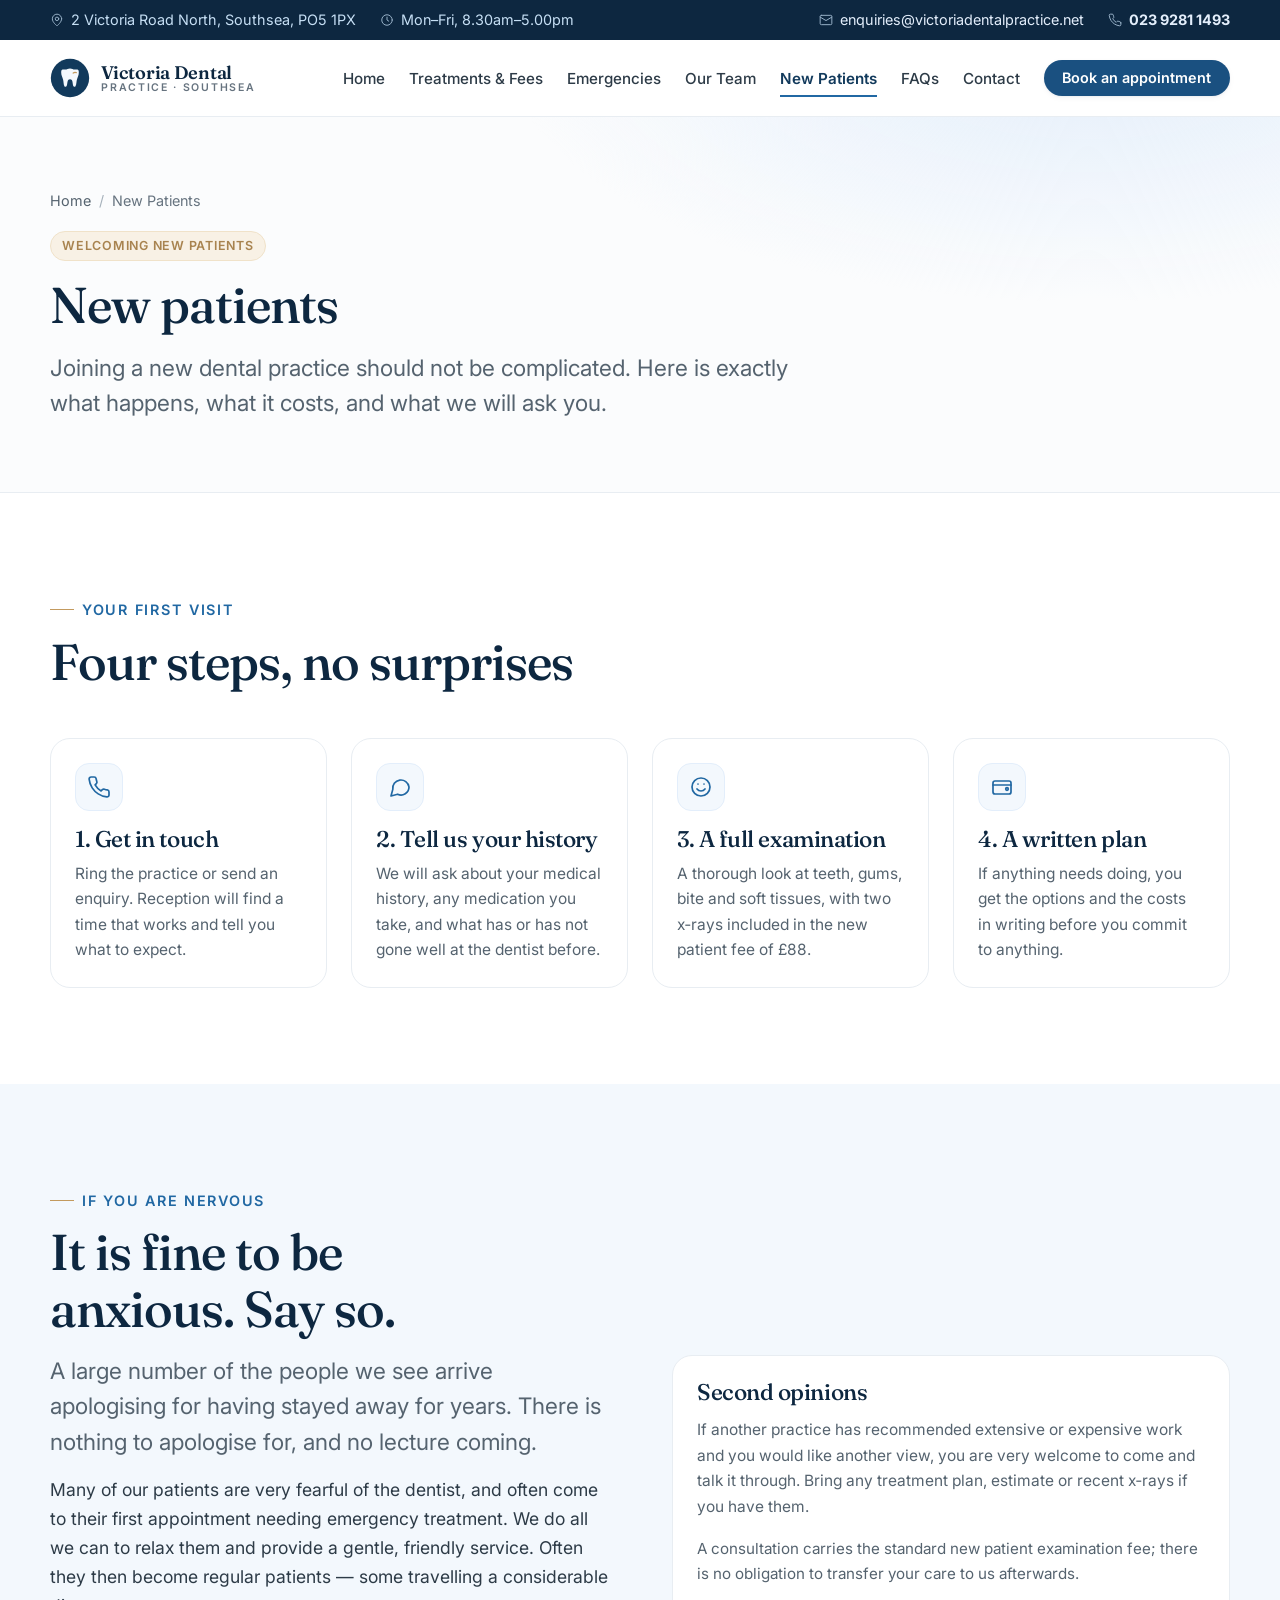
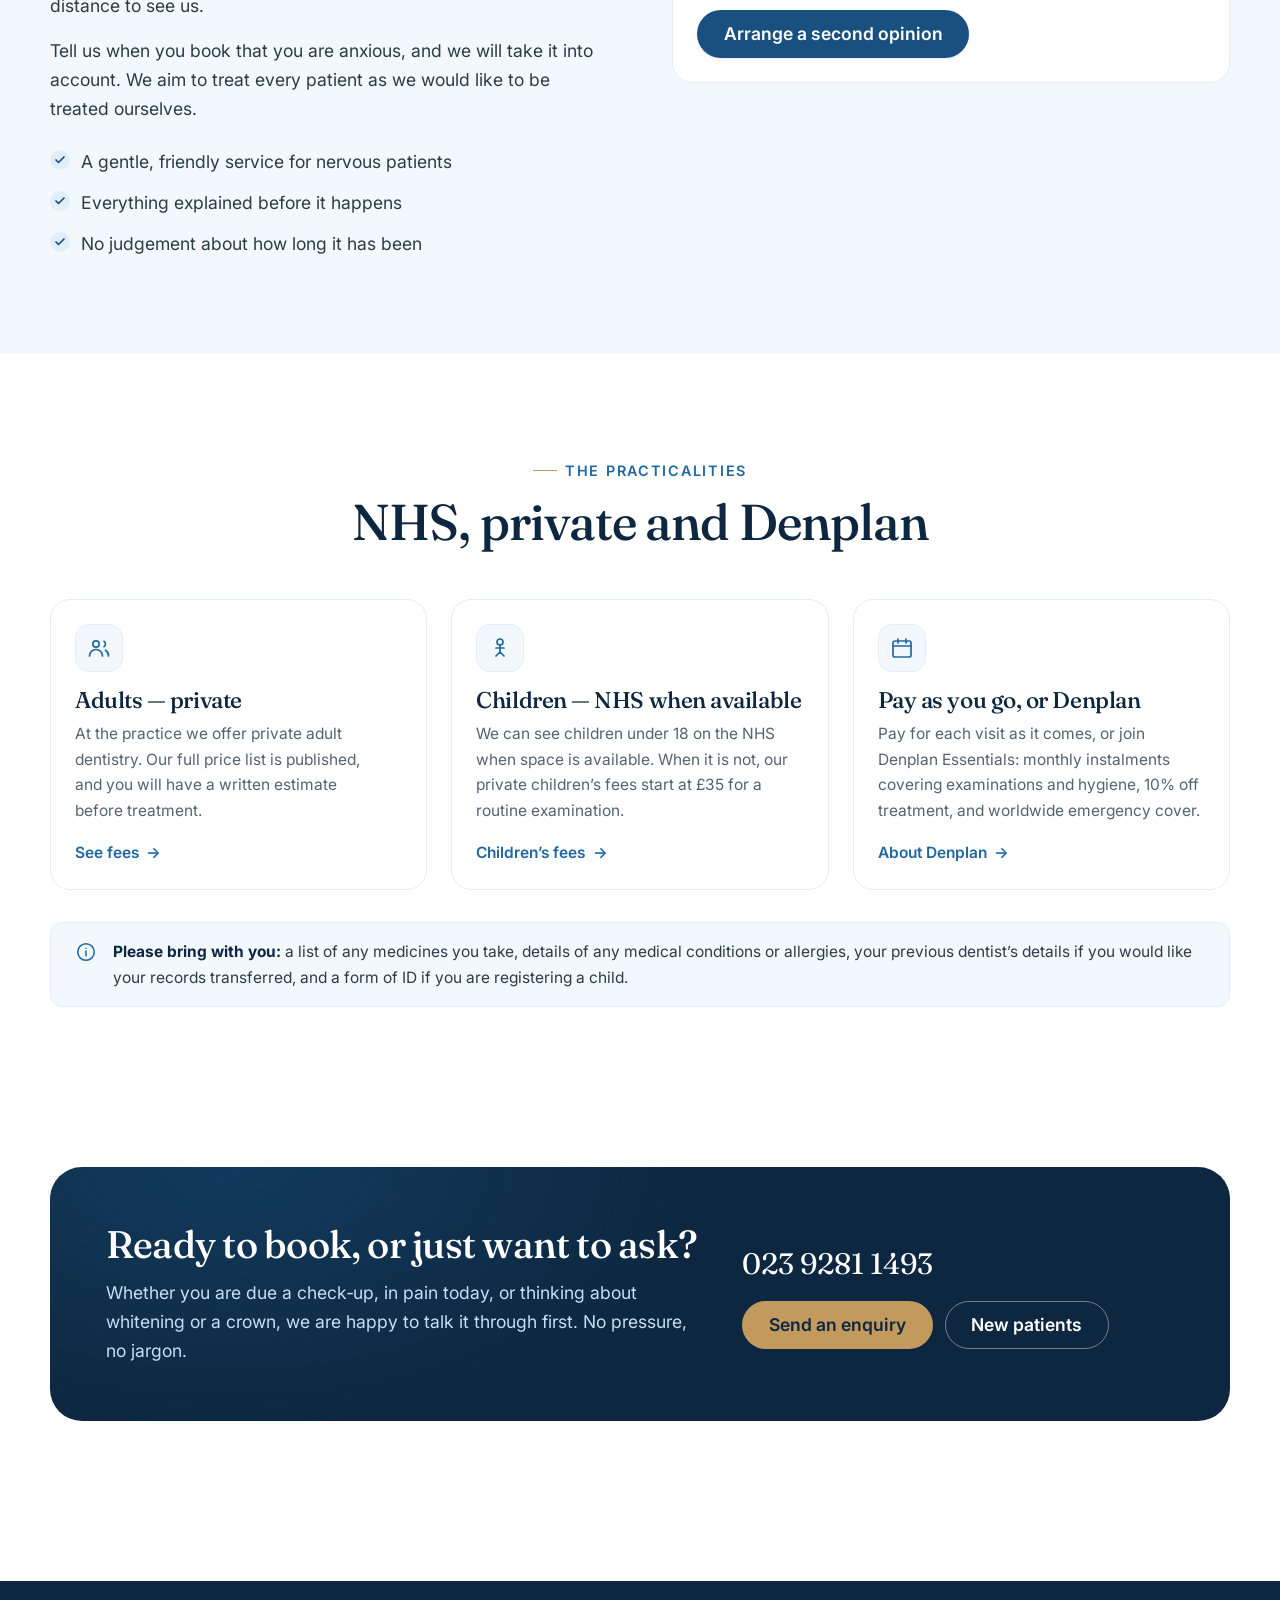
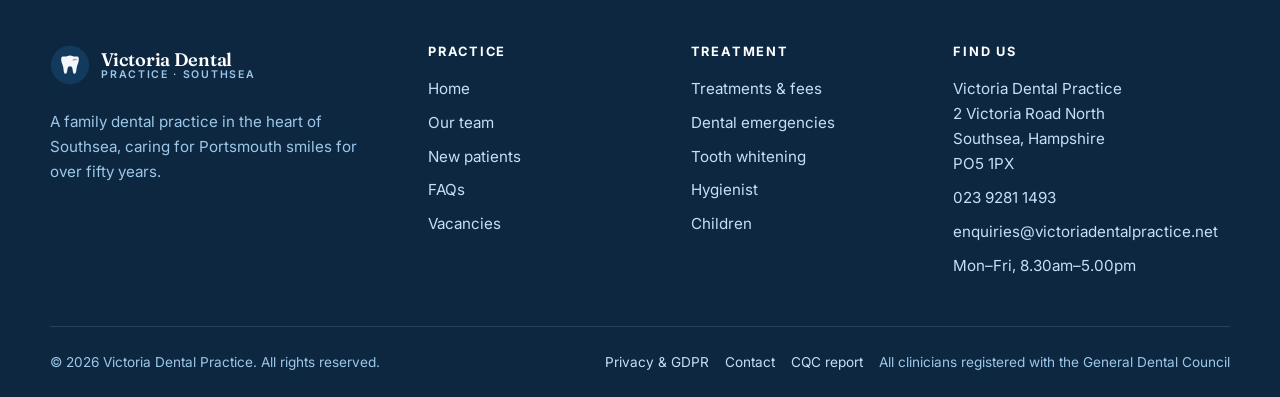
<file: new-patients.html>
<!DOCTYPE html>
<html lang="en-GB">
<head>
<meta charset="utf-8">
<meta name="viewport" content="width=device-width, initial-scale=1">
<title>New Patients &mdash; Registering with a Southsea Dentist | Victoria Dental Practice</title>
<meta name="description" content="Registering as a new patient at Victoria Dental Practice in Southsea. What happens at your first visit, what it costs, and how to book. Call 023 9281 1493.">
<link rel="canonical" href="https://www.victoriadentalpractice.net/new-patients.html">
<meta name="theme-color" content="#123a5c">
<meta name="robots" content="index, follow, max-image-preview:large">

<meta property="og:type" content="website">
<meta property="og:site_name" content="Victoria Dental Practice">
<meta property="og:title" content="New Patients &mdash; Registering with a Southsea Dentist | Victoria Dental Practice">
<meta property="og:description" content="Registering as a new patient at Victoria Dental Practice in Southsea. What happens at your first visit, what it costs, and how to book. Call 023 9281 1493.">
<meta property="og:url" content="https://www.victoriadentalpractice.net/new-patients.html">
<meta property="og:locale" content="en_GB">
<meta property="og:image" content="https://www.victoriadentalpractice.net/og-image.png">
<meta name="twitter:card" content="summary_large_image">

<link rel="icon" href="favicon.svg" type="image/svg+xml">
<link rel="apple-touch-icon" href="favicon.svg">

<link rel="preconnect" href="https://fonts.googleapis.com">
<link rel="preconnect" href="https://fonts.gstatic.com" crossorigin>
<link rel="stylesheet" href="https://fonts.googleapis.com/css2?family=Fraunces:ital,opsz,wght@0,9..144,400;0,9..144,500;0,9..144,600;1,9..144,400&family=Inter:wght@400;500;600;700&display=swap">
<link rel="stylesheet" href="style.css">
<script type="application/ld+json">{"@context":"https://schema.org","@type":"BreadcrumbList","itemListElement":[{"@type":"ListItem","position":1,"name":"Home"},{"@type":"ListItem","position":2,"name":"New Patients","item":"https://www.victoriadentalpractice.net/new-patients.html"}]}</script>
</head>
<body>
<a class="skip-link" href="#main">Skip to main content</a>

<div class="topbar">
  <div class="wrap topbar__inner">
    <ul class="topbar__list">
      <li class="topbar__item"><svg class="" viewBox="0 0 24 24" fill="none" stroke="currentColor" stroke-width="1.7" stroke-linecap="round" stroke-linejoin="round" aria-hidden="true"><path d="M20 10c0 6-8 12-8 12s-8-6-8-12a8 8 0 0 1 16 0z"/><circle cx="12" cy="10" r="3"/></svg><span>2 Victoria Road North, Southsea, PO5 1PX</span></li>
      <li class="topbar__item"><svg class="" viewBox="0 0 24 24" fill="none" stroke="currentColor" stroke-width="1.7" stroke-linecap="round" stroke-linejoin="round" aria-hidden="true"><circle cx="12" cy="12" r="9"/><path d="M12 7v5l3 2"/></svg><span>Mon&ndash;Fri, 8.30am&ndash;5.00pm</span></li>
    </ul>
    <ul class="topbar__list">
      <li class="topbar__item"><svg class="" viewBox="0 0 24 24" fill="none" stroke="currentColor" stroke-width="1.7" stroke-linecap="round" stroke-linejoin="round" aria-hidden="true"><rect x="2" y="4" width="20" height="16" rx="2"/><path d="m22 7-10 6L2 7"/></svg><a href="mailto:enquiries@victoriadentalpractice.net">enquiries@victoriadentalpractice.net</a></li>
      <li class="topbar__item"><svg class="" viewBox="0 0 24 24" fill="none" stroke="currentColor" stroke-width="1.7" stroke-linecap="round" stroke-linejoin="round" aria-hidden="true"><path d="M22 16.92v3a2 2 0 0 1-2.18 2 19.79 19.79 0 0 1-8.63-3.07 19.5 19.5 0 0 1-6-6 19.79 19.79 0 0 1-3.07-8.67A2 2 0 0 1 4.11 2h3a2 2 0 0 1 2 1.72c.13.96.36 1.9.7 2.81a2 2 0 0 1-.45 2.11L8.09 9.91a16 16 0 0 0 6 6l1.27-1.27a2 2 0 0 1 2.11-.45c.9.34 1.85.57 2.81.7A2 2 0 0 1 22 16.92z"/></svg><a href="tel:+442392811493"><strong>023 9281 1493</strong></a></li>
    </ul>
  </div>
</div>

<header class="site-header">
  <div class="wrap site-header__inner">
    <a class="brand" href="index.html">
      <svg class="brand__mark" viewBox="0 0 48 48" role="img" aria-label="">
  <circle cx="24" cy="24" r="23" fill="#123a5c"/>
  <path d="M24 12.5c-2.6 0-3.3 1.3-6 1.3-2.6 0-4.6-.7-4.6 3.2 0 3.9 1.6 5.6 2.4 9.4.7 3.1.5 8.2 2.9 8.2 2.1 0 1.8-4.4 2.6-6.9.4-1.3 1-2.2 2.7-2.2s2.3.9 2.7 2.2c.8 2.5.5 6.9 2.6 6.9 2.4 0 2.2-5.1 2.9-8.2.8-3.8 2.4-5.5 2.4-9.4 0-3.9-2-3.2-4.6-3.2-2.7 0-3.4-1.3-6-1.3z" fill="#f3f8fd"/>
  <path d="M31.5 17.6c-1.3-.5-2.6-.3-3.6.4" stroke="#c39a5e" stroke-width="1.6" stroke-linecap="round" fill="none"/>
</svg>
      <span class="brand__text">
        <span class="brand__name">Victoria Dental</span>
        <span class="brand__sub">Practice &middot; Southsea</span>
      </span>
    </a>

    <button class="nav-toggle" type="button" aria-expanded="false"
            aria-controls="primary-nav" aria-label="Menu">
      <svg class="icon-open" viewBox="0 0 24 24" fill="none" stroke="currentColor" stroke-width="1.7" stroke-linecap="round" stroke-linejoin="round" aria-hidden="true"><path d="M4 7h16M4 12h16M4 17h16"/></svg><svg class="icon-close" viewBox="0 0 24 24" fill="none" stroke="currentColor" stroke-width="1.7" stroke-linecap="round" stroke-linejoin="round" aria-hidden="true"><path d="m6 6 12 12M18 6 6 18"/></svg>
    </button>

    <nav class="nav" id="primary-nav" aria-label="Primary">
      <ul class="nav__list">
        <li><a class="nav__link" href="index.html">Home</a></li>
        <li><a class="nav__link" href="treatments.html">Treatments &amp; Fees</a></li>
        <li><a class="nav__link" href="emergencies.html">Emergencies</a></li>
        <li><a class="nav__link" href="team.html">Our Team</a></li>
        <li><a class="nav__link" href="new-patients.html" aria-current="page">New Patients</a></li>
        <li><a class="nav__link" href="faqs.html">FAQs</a></li>
        <li><a class="nav__link" href="contact.html">Contact</a></li>
        </ul>
      <a class="btn btn--primary btn--sm" href="contact.html#enquiry">Book an appointment</a>
    </nav>
  </div>
</header>

<main id="main">

<section class="page-head">
  <div class="wrap">
    <nav class="breadcrumb" aria-label="Breadcrumb"><ol><li><a href="index.html">Home</a></li><li>New Patients</li></ol></nav>
    <div class="page-head__inner">
      <p class="mb-4"><span class="tag">Welcoming new patients</span></p><h1>New patients</h1>
      <p class="lede">Joining a new dental practice should not be complicated. Here is exactly what happens, what it costs, and what we will ask you.</p>
    </div>
  </div>
</section>


<section class="section">
  <div class="wrap">
    <div class="section-head">
      <p class="eyebrow">Your first visit</p>
      <h2>Four steps, no surprises</h2>
    </div>
    <div class="grid grid--4">
      <article class="card reveal">
        <div class="card__icon"><svg class="" viewBox="0 0 24 24" fill="none" stroke="currentColor" stroke-width="1.7" stroke-linecap="round" stroke-linejoin="round" aria-hidden="true"><path d="M22 16.92v3a2 2 0 0 1-2.18 2 19.79 19.79 0 0 1-8.63-3.07 19.5 19.5 0 0 1-6-6 19.79 19.79 0 0 1-3.07-8.67A2 2 0 0 1 4.11 2h3a2 2 0 0 1 2 1.72c.13.96.36 1.9.7 2.81a2 2 0 0 1-.45 2.11L8.09 9.91a16 16 0 0 0 6 6l1.27-1.27a2 2 0 0 1 2.11-.45c.9.34 1.85.57 2.81.7A2 2 0 0 1 22 16.92z"/></svg></div>
        <h3>1. Get in touch</h3>
        <p>Ring the practice or send an enquiry. Reception will find a time that works
        and tell you what to expect.</p>
      </article>
      <article class="card reveal" data-delay="70">
        <div class="card__icon"><svg class="" viewBox="0 0 24 24" fill="none" stroke="currentColor" stroke-width="1.7" stroke-linecap="round" stroke-linejoin="round" aria-hidden="true"><path d="M21 12a8 8 0 0 1-11.4 7.2L3 21l1.8-6.6A8 8 0 1 1 21 12z"/></svg></div>
        <h3>2. Tell us your history</h3>
        <p>We will ask about your medical history, any medication you take, and what has
        or has not gone well at the dentist before.</p>
      </article>
      <article class="card reveal" data-delay="140">
        <div class="card__icon"><svg class="" viewBox="0 0 24 24" fill="none" stroke="currentColor" stroke-width="1.7" stroke-linecap="round" stroke-linejoin="round" aria-hidden="true"><circle cx="12" cy="12" r="9"/><path d="M8 14s1.5 2 4 2 4-2 4-2"/><path d="M9 9h.01M15 9h.01"/></svg></div>
        <h3>3. A full examination</h3>
        <p>A thorough look at teeth, gums, bite and soft tissues, with two x&#8209;rays
        included in the new patient fee of &pound;88.</p>
      </article>
      <article class="card reveal" data-delay="210">
        <div class="card__icon"><svg class="" viewBox="0 0 24 24" fill="none" stroke="currentColor" stroke-width="1.7" stroke-linecap="round" stroke-linejoin="round" aria-hidden="true"><rect x="3" y="6" width="18" height="13" rx="2"/><path d="M3 10h18"/><circle cx="17" cy="14" r="1.3"/></svg></div>
        <h3>4. A written plan</h3>
        <p>If anything needs doing, you get the options and the costs in writing before
        you commit to anything.</p>
      </article>
    </div>
  </div>
</section>

<section class="section section--tint">
  <div class="wrap split">
    <div class="reveal">
      <p class="eyebrow">If you are nervous</p>
      <h2>It is fine to be anxious. Say so.</h2>
      <p class="lede mt-4">A large number of the people we see arrive apologising for
      having stayed away for years. There is nothing to apologise for, and no lecture
      coming.</p>
      <p class="mt-4">Many of our patients are very fearful of the dentist, and often come
      to their first appointment needing emergency treatment. We do all we can to relax
      them and provide a gentle, friendly service. Often they then become regular patients
      &mdash; some travelling a considerable distance to see us.</p>
      <p class="mt-4">Tell us when you book that you are anxious, and we will take it into
      account. We aim to treat every patient as we would like to be treated ourselves.</p>
      <ul class="checklist mt-5">
        <li>A gentle, friendly service for nervous patients</li>
        <li>Everything explained before it happens</li>
        <li>No judgement about how long it has been</li>
      </ul>
    </div>
    <div class="reveal" data-delay="100">
      <div class="card" style="background:#fff;">
        <h3>Second opinions</h3>
        <p class="mt-3">If another practice has recommended extensive or expensive work
        and you would like another view, you are very welcome to come and talk it
        through. Bring any treatment plan, estimate or recent x&#8209;rays if you have
        them.</p>
        <p class="mt-4" style="font-size:.95rem;color:var(--ink-500);">A consultation
        carries the standard new patient examination fee; there is no obligation to
        transfer your care to us afterwards.</p>
        <div class="btn-row mt-5"><a class="btn btn--primary" href="contact.html#enquiry">Arrange a second opinion</a></div>
      </div>
    </div>
  </div>
</section>

<section class="section">
  <div class="wrap">
    <div class="section-head center">
      <p class="eyebrow">The practicalities</p>
      <h2>NHS, private and Denplan</h2>
    </div>
    <div class="grid grid--3">
      <article class="card reveal">
        <div class="card__icon"><svg class="" viewBox="0 0 24 24" fill="none" stroke="currentColor" stroke-width="1.7" stroke-linecap="round" stroke-linejoin="round" aria-hidden="true"><circle cx="9" cy="8" r="3.2"/><path d="M2.5 20a6.5 6.5 0 0 1 13 0"/><path d="M17 5.3a3.2 3.2 0 0 1 0 5.4"/><path d="M18.5 14.2A6.5 6.5 0 0 1 21.5 20"/></svg></div>
        <h3>Adults &mdash; private</h3>
        <p>At the practice we offer private adult dentistry. Our full price list is
        published, and you will have a written estimate before treatment.</p>
        <p class="card__foot"><a class="link-arrow" href="treatments.html">See fees</a></p>
      </article>
      <article class="card reveal" data-delay="70">
        <div class="card__icon"><svg class="" viewBox="0 0 24 24" fill="none" stroke="currentColor" stroke-width="1.7" stroke-linecap="round" stroke-linejoin="round" aria-hidden="true"><circle cx="12" cy="6" r="3"/><path d="M12 9v7"/><path d="m8 20 4-4 4 4"/><path d="M8 12h8"/></svg></div>
        <h3>Children &mdash; NHS when available</h3>
        <p>We can see children under 18 on the NHS when space is available. When it is
        not, our private children&rsquo;s fees start at &pound;35 for a routine
        examination.</p>
        <p class="card__foot"><a class="link-arrow" href="treatments.html#children">Children&rsquo;s fees</a></p>
      </article>
      <article class="card reveal" data-delay="140">
        <div class="card__icon"><svg class="" viewBox="0 0 24 24" fill="none" stroke="currentColor" stroke-width="1.7" stroke-linecap="round" stroke-linejoin="round" aria-hidden="true"><rect x="3" y="5" width="18" height="16" rx="2"/><path d="M3 10h18M8 3v4M16 3v4"/></svg></div>
        <h3>Pay as you go, or Denplan</h3>
        <p>Pay for each visit as it comes, or join Denplan Essentials: monthly instalments
        covering examinations and hygiene, 10% off treatment, and worldwide emergency
        cover.</p>
        <p class="card__foot"><a class="link-arrow" href="treatments.html#denplan">About Denplan</a></p>
      </article>
    </div>

    <div class="notice mt-6 reveal"><svg class="" viewBox="0 0 24 24" fill="none" stroke="currentColor" stroke-width="1.7" stroke-linecap="round" stroke-linejoin="round" aria-hidden="true"><circle cx="12" cy="12" r="9"/><path d="M12 11v5"/><path d="M12 8h.01"/></svg>
      <div><strong>Please bring with you:</strong> a list of any medicines you take,
      details of any medical conditions or allergies, your previous dentist&rsquo;s
      details if you would like your records transferred, and a form of ID if you are
      registering a child.</div>
    </div>
  </div>
</section>


<section class="section section--tight">
  <div class="wrap">
    <div class="cta-band reveal">
      <div>
        <h2>Ready to book, or just want to ask?</h2>
        <p>Whether you are due a check&#8209;up, in pain today, or thinking about
        whitening or a crown, we are happy to talk it through first. No pressure,
        no jargon.</p>
      </div>
      <div>
        <a class="cta-band__phone" href="tel:+442392811493">023 9281 1493</a>
        <div class="btn-row">
          <a class="btn btn--sand" href="contact.html#enquiry">Send an enquiry</a>
          <a class="btn btn--outline-light" href="new-patients.html">New patients</a>
        </div>
      </div>
    </div>
  </div>
</section>

</main>

<footer class="site-footer">
  <div class="wrap">
    <div class="footer-grid">
      <div class="footer__brand">
        <a class="brand" href="index.html">
          <svg class="brand__mark" viewBox="0 0 48 48" role="img" aria-label="">
  <circle cx="24" cy="24" r="23" fill="#123a5c"/>
  <path d="M24 12.5c-2.6 0-3.3 1.3-6 1.3-2.6 0-4.6-.7-4.6 3.2 0 3.9 1.6 5.6 2.4 9.4.7 3.1.5 8.2 2.9 8.2 2.1 0 1.8-4.4 2.6-6.9.4-1.3 1-2.2 2.7-2.2s2.3.9 2.7 2.2c.8 2.5.5 6.9 2.6 6.9 2.4 0 2.2-5.1 2.9-8.2.8-3.8 2.4-5.5 2.4-9.4 0-3.9-2-3.2-4.6-3.2-2.7 0-3.4-1.3-6-1.3z" fill="#f3f8fd"/>
  <path d="M31.5 17.6c-1.3-.5-2.6-.3-3.6.4" stroke="#c39a5e" stroke-width="1.6" stroke-linecap="round" fill="none"/>
</svg>
          <span class="brand__text">
            <span class="brand__name">Victoria Dental</span>
            <span class="brand__sub">Practice &middot; Southsea</span>
          </span>
        </a>
        <p class="footer__blurb">A family dental practice in the heart of Southsea,
        caring for Portsmouth smiles for over fifty years.</p>
      </div>

      <div>
        <h4>Practice</h4>
        <ul>
          <li><a href="index.html">Home</a></li>
          <li><a href="team.html">Our team</a></li>
          <li><a href="new-patients.html">New patients</a></li>
          <li><a href="faqs.html">FAQs</a></li>
          <li><a href="vacancies.html">Vacancies</a></li>
        </ul>
      </div>

      <div>
        <h4>Treatment</h4>
        <ul>
          <li><a href="treatments.html">Treatments &amp; fees</a></li>
          <li><a href="emergencies.html">Dental emergencies</a></li>
          <li><a href="treatments.html#whitening">Tooth whitening</a></li>
          <li><a href="treatments.html#hygiene">Hygienist</a></li>
          <li><a href="treatments.html#children">Children</a></li>
        </ul>
      </div>

      <div>
        <h4>Find us</h4>
        <ul>
          <li>Victoria Dental Practice<br>2 Victoria Road North<br>Southsea, Hampshire<br>PO5 1PX</li>
          <li><a href="tel:+442392811493">023 9281 1493</a></li>
          <li><a href="mailto:enquiries@victoriadentalpractice.net">enquiries@victoriadentalpractice.net</a></li>
          <li>Mon&ndash;Fri, 8.30am&ndash;5.00pm</li>
        </ul>
      </div>
    </div>

    <div class="footer-bottom">
      <p>&copy; <span data-year>2026</span> Victoria Dental Practice. All rights reserved.</p>
      <ul>
        <li><a href="privacy.html">Privacy &amp; GDPR</a></li>
        <li><a href="contact.html">Contact</a></li>
        <li><a href="https://www.cqc.org.uk/location/1-6482832611" target="_blank" rel="noopener">CQC report</a></li>
        <li>All clinicians registered with the General Dental Council</li>
      </ul>
    </div>
  </div>
</footer>

<div class="callbar">
  <a href="tel:+442392811493" class="primary"><svg class="" viewBox="0 0 24 24" fill="none" stroke="currentColor" stroke-width="1.7" stroke-linecap="round" stroke-linejoin="round" aria-hidden="true"><path d="M22 16.92v3a2 2 0 0 1-2.18 2 19.79 19.79 0 0 1-8.63-3.07 19.5 19.5 0 0 1-6-6 19.79 19.79 0 0 1-3.07-8.67A2 2 0 0 1 4.11 2h3a2 2 0 0 1 2 1.72c.13.96.36 1.9.7 2.81a2 2 0 0 1-.45 2.11L8.09 9.91a16 16 0 0 0 6 6l1.27-1.27a2 2 0 0 1 2.11-.45c.9.34 1.85.57 2.81.7A2 2 0 0 1 22 16.92z"/></svg> Call the practice</a>
  <a href="contact.html#enquiry"><svg class="" viewBox="0 0 24 24" fill="none" stroke="currentColor" stroke-width="1.7" stroke-linecap="round" stroke-linejoin="round" aria-hidden="true"><rect x="3" y="5" width="18" height="16" rx="2"/><path d="M3 10h18M8 3v4M16 3v4"/></svg> Book</a>
</div>

<script src="main.js" defer></script>
</body>
</html>
</file>
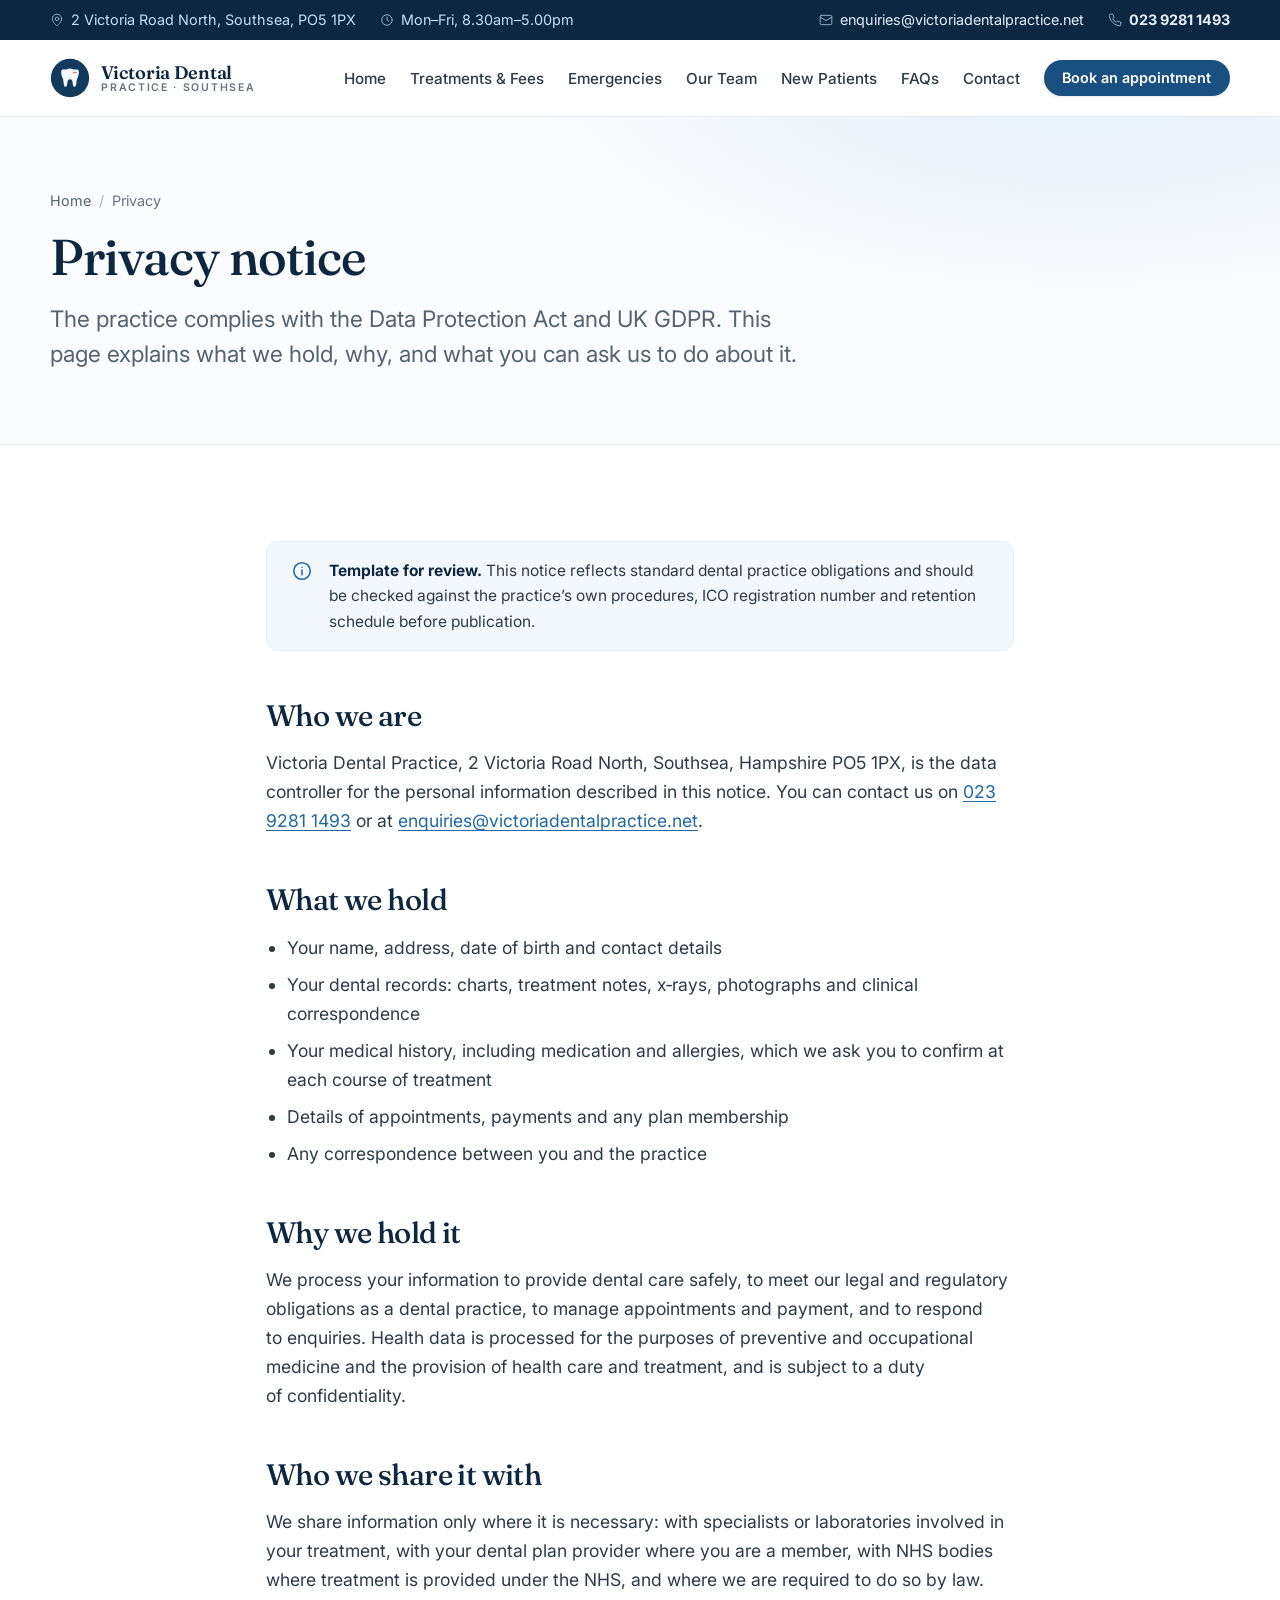
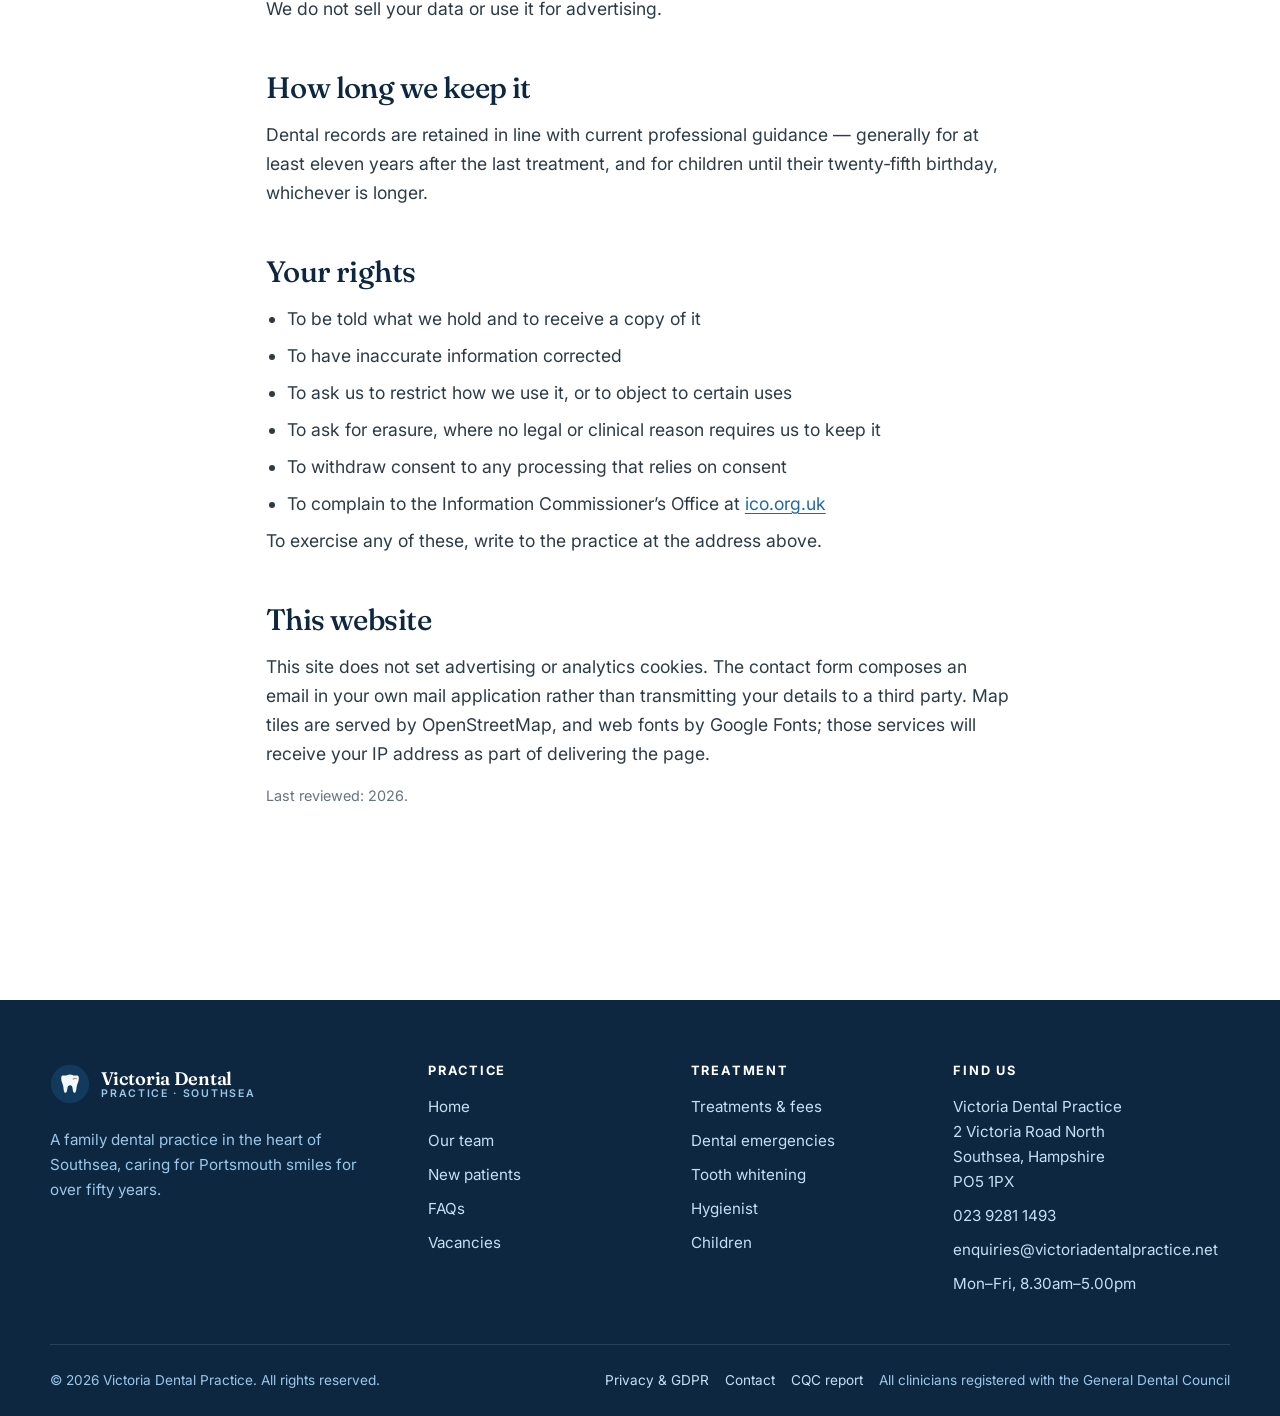
<file: privacy.html>
<!DOCTYPE html>
<html lang="en-GB">
<head>
<meta charset="utf-8">
<meta name="viewport" content="width=device-width, initial-scale=1">
<title>Privacy Notice &amp; GDPR | Victoria Dental Practice, Southsea</title>
<meta name="description" content="How Victoria Dental Practice in Southsea collects, uses and protects your personal and dental health information under UK GDPR.">
<link rel="canonical" href="https://www.victoriadentalpractice.net/privacy.html">
<meta name="theme-color" content="#123a5c">
<meta name="robots" content="index, follow, max-image-preview:large">

<meta property="og:type" content="website">
<meta property="og:site_name" content="Victoria Dental Practice">
<meta property="og:title" content="Privacy Notice &amp; GDPR | Victoria Dental Practice, Southsea">
<meta property="og:description" content="How Victoria Dental Practice in Southsea collects, uses and protects your personal and dental health information under UK GDPR.">
<meta property="og:url" content="https://www.victoriadentalpractice.net/privacy.html">
<meta property="og:locale" content="en_GB">
<meta property="og:image" content="https://www.victoriadentalpractice.net/og-image.png">
<meta name="twitter:card" content="summary_large_image">

<link rel="icon" href="favicon.svg" type="image/svg+xml">
<link rel="apple-touch-icon" href="favicon.svg">

<link rel="preconnect" href="https://fonts.googleapis.com">
<link rel="preconnect" href="https://fonts.gstatic.com" crossorigin>
<link rel="stylesheet" href="https://fonts.googleapis.com/css2?family=Fraunces:ital,opsz,wght@0,9..144,400;0,9..144,500;0,9..144,600;1,9..144,400&family=Inter:wght@400;500;600;700&display=swap">
<link rel="stylesheet" href="style.css">
<script type="application/ld+json">{"@context":"https://schema.org","@type":"BreadcrumbList","itemListElement":[{"@type":"ListItem","position":1,"name":"Home"},{"@type":"ListItem","position":2,"name":"Privacy","item":"https://www.victoriadentalpractice.net/privacy.html"}]}</script>
</head>
<body>
<a class="skip-link" href="#main">Skip to main content</a>

<div class="topbar">
  <div class="wrap topbar__inner">
    <ul class="topbar__list">
      <li class="topbar__item"><svg class="" viewBox="0 0 24 24" fill="none" stroke="currentColor" stroke-width="1.7" stroke-linecap="round" stroke-linejoin="round" aria-hidden="true"><path d="M20 10c0 6-8 12-8 12s-8-6-8-12a8 8 0 0 1 16 0z"/><circle cx="12" cy="10" r="3"/></svg><span>2 Victoria Road North, Southsea, PO5 1PX</span></li>
      <li class="topbar__item"><svg class="" viewBox="0 0 24 24" fill="none" stroke="currentColor" stroke-width="1.7" stroke-linecap="round" stroke-linejoin="round" aria-hidden="true"><circle cx="12" cy="12" r="9"/><path d="M12 7v5l3 2"/></svg><span>Mon&ndash;Fri, 8.30am&ndash;5.00pm</span></li>
    </ul>
    <ul class="topbar__list">
      <li class="topbar__item"><svg class="" viewBox="0 0 24 24" fill="none" stroke="currentColor" stroke-width="1.7" stroke-linecap="round" stroke-linejoin="round" aria-hidden="true"><rect x="2" y="4" width="20" height="16" rx="2"/><path d="m22 7-10 6L2 7"/></svg><a href="mailto:enquiries@victoriadentalpractice.net">enquiries@victoriadentalpractice.net</a></li>
      <li class="topbar__item"><svg class="" viewBox="0 0 24 24" fill="none" stroke="currentColor" stroke-width="1.7" stroke-linecap="round" stroke-linejoin="round" aria-hidden="true"><path d="M22 16.92v3a2 2 0 0 1-2.18 2 19.79 19.79 0 0 1-8.63-3.07 19.5 19.5 0 0 1-6-6 19.79 19.79 0 0 1-3.07-8.67A2 2 0 0 1 4.11 2h3a2 2 0 0 1 2 1.72c.13.96.36 1.9.7 2.81a2 2 0 0 1-.45 2.11L8.09 9.91a16 16 0 0 0 6 6l1.27-1.27a2 2 0 0 1 2.11-.45c.9.34 1.85.57 2.81.7A2 2 0 0 1 22 16.92z"/></svg><a href="tel:+442392811493"><strong>023 9281 1493</strong></a></li>
    </ul>
  </div>
</div>

<header class="site-header">
  <div class="wrap site-header__inner">
    <a class="brand" href="index.html">
      <svg class="brand__mark" viewBox="0 0 48 48" role="img" aria-label="">
  <circle cx="24" cy="24" r="23" fill="#123a5c"/>
  <path d="M24 12.5c-2.6 0-3.3 1.3-6 1.3-2.6 0-4.6-.7-4.6 3.2 0 3.9 1.6 5.6 2.4 9.4.7 3.1.5 8.2 2.9 8.2 2.1 0 1.8-4.4 2.6-6.9.4-1.3 1-2.2 2.7-2.2s2.3.9 2.7 2.2c.8 2.5.5 6.9 2.6 6.9 2.4 0 2.2-5.1 2.9-8.2.8-3.8 2.4-5.5 2.4-9.4 0-3.9-2-3.2-4.6-3.2-2.7 0-3.4-1.3-6-1.3z" fill="#f3f8fd"/>
  <path d="M31.5 17.6c-1.3-.5-2.6-.3-3.6.4" stroke="#c39a5e" stroke-width="1.6" stroke-linecap="round" fill="none"/>
</svg>
      <span class="brand__text">
        <span class="brand__name">Victoria Dental</span>
        <span class="brand__sub">Practice &middot; Southsea</span>
      </span>
    </a>

    <button class="nav-toggle" type="button" aria-expanded="false"
            aria-controls="primary-nav" aria-label="Menu">
      <svg class="icon-open" viewBox="0 0 24 24" fill="none" stroke="currentColor" stroke-width="1.7" stroke-linecap="round" stroke-linejoin="round" aria-hidden="true"><path d="M4 7h16M4 12h16M4 17h16"/></svg><svg class="icon-close" viewBox="0 0 24 24" fill="none" stroke="currentColor" stroke-width="1.7" stroke-linecap="round" stroke-linejoin="round" aria-hidden="true"><path d="m6 6 12 12M18 6 6 18"/></svg>
    </button>

    <nav class="nav" id="primary-nav" aria-label="Primary">
      <ul class="nav__list">
        <li><a class="nav__link" href="index.html">Home</a></li>
        <li><a class="nav__link" href="treatments.html">Treatments &amp; Fees</a></li>
        <li><a class="nav__link" href="emergencies.html">Emergencies</a></li>
        <li><a class="nav__link" href="team.html">Our Team</a></li>
        <li><a class="nav__link" href="new-patients.html">New Patients</a></li>
        <li><a class="nav__link" href="faqs.html">FAQs</a></li>
        <li><a class="nav__link" href="contact.html">Contact</a></li>
        </ul>
      <a class="btn btn--primary btn--sm" href="contact.html#enquiry">Book an appointment</a>
    </nav>
  </div>
</header>

<main id="main">

<section class="page-head">
  <div class="wrap">
    <nav class="breadcrumb" aria-label="Breadcrumb"><ol><li><a href="index.html">Home</a></li><li>Privacy</li></ol></nav>
    <div class="page-head__inner">
      <h1>Privacy notice</h1>
      <p class="lede">The practice complies with the Data Protection Act and UK GDPR. This page explains what we hold, why, and what you can ask us to do about it.</p>
    </div>
  </div>
</section>


<section class="section">
  <div class="wrap prose">
    <div class="notice mb-6"><svg class="" viewBox="0 0 24 24" fill="none" stroke="currentColor" stroke-width="1.7" stroke-linecap="round" stroke-linejoin="round" aria-hidden="true"><circle cx="12" cy="12" r="9"/><path d="M12 11v5"/><path d="M12 8h.01"/></svg>
      <div><strong>Template for review.</strong> This notice reflects standard dental
      practice obligations and should be checked against the practice&rsquo;s own
      procedures, ICO registration number and retention schedule before publication.</div>
    </div>

    <h2>Who we are</h2>
    <p>Victoria Dental Practice, 2 Victoria Road North, Southsea, Hampshire PO5 1PX, is the data controller for the personal
    information described in this notice. You can contact us on
    <a href="tel:+442392811493">023 9281 1493</a> or at
    <a href="mailto:enquiries@victoriadentalpractice.net">enquiries@victoriadentalpractice.net</a>.</p>

    <h2>What we hold</h2>
    <ul>
      <li>Your name, address, date of birth and contact details</li>
      <li>Your dental records: charts, treatment notes, x&#8209;rays, photographs and
      clinical correspondence</li>
      <li>Your medical history, including medication and allergies, which we ask you to
      confirm at each course of treatment</li>
      <li>Details of appointments, payments and any plan membership</li>
      <li>Any correspondence between you and the practice</li>
    </ul>

    <h2>Why we hold it</h2>
    <p>We process your information to provide dental care safely, to meet our legal and
    regulatory obligations as a dental practice, to manage appointments and payment, and
    to respond to enquiries. Health data is processed for the purposes of preventive and
    occupational medicine and the provision of health care and treatment, and is subject
    to a duty of confidentiality.</p>

    <h2>Who we share it with</h2>
    <p>We share information only where it is necessary: with specialists or laboratories
    involved in your treatment, with your dental plan provider where you are a member,
    with NHS bodies where treatment is provided under the NHS, and where we are required
    to do so by law. We do not sell your data or use it for advertising.</p>

    <h2>How long we keep it</h2>
    <p>Dental records are retained in line with current professional guidance &mdash;
    generally for at least eleven years after the last treatment, and for children until
    their twenty&#8209;fifth birthday, whichever is longer.</p>

    <h2>Your rights</h2>
    <ul>
      <li>To be told what we hold and to receive a copy of it</li>
      <li>To have inaccurate information corrected</li>
      <li>To ask us to restrict how we use it, or to object to certain uses</li>
      <li>To ask for erasure, where no legal or clinical reason requires us to keep it</li>
      <li>To withdraw consent to any processing that relies on consent</li>
      <li>To complain to the Information Commissioner&rsquo;s Office at
      <a href="https://ico.org.uk/" target="_blank" rel="noopener">ico.org.uk</a></li>
    </ul>
    <p>To exercise any of these, write to the practice at the address above.</p>

    <h2>This website</h2>
    <p>This site does not set advertising or analytics cookies. The contact form composes
    an email in your own mail application rather than transmitting your details to a third
    party. Map tiles are served by OpenStreetMap, and web fonts by Google Fonts; those
    services will receive your IP address as part of delivering the page.</p>

    <p class="mt-6" style="color:var(--ink-400);font-size:.9rem;">Last reviewed:
    <span data-year>2026</span>.</p>
  </div>
</section>


</main>

<footer class="site-footer">
  <div class="wrap">
    <div class="footer-grid">
      <div class="footer__brand">
        <a class="brand" href="index.html">
          <svg class="brand__mark" viewBox="0 0 48 48" role="img" aria-label="">
  <circle cx="24" cy="24" r="23" fill="#123a5c"/>
  <path d="M24 12.5c-2.6 0-3.3 1.3-6 1.3-2.6 0-4.6-.7-4.6 3.2 0 3.9 1.6 5.6 2.4 9.4.7 3.1.5 8.2 2.9 8.2 2.1 0 1.8-4.4 2.6-6.9.4-1.3 1-2.2 2.7-2.2s2.3.9 2.7 2.2c.8 2.5.5 6.9 2.6 6.9 2.4 0 2.2-5.1 2.9-8.2.8-3.8 2.4-5.5 2.4-9.4 0-3.9-2-3.2-4.6-3.2-2.7 0-3.4-1.3-6-1.3z" fill="#f3f8fd"/>
  <path d="M31.5 17.6c-1.3-.5-2.6-.3-3.6.4" stroke="#c39a5e" stroke-width="1.6" stroke-linecap="round" fill="none"/>
</svg>
          <span class="brand__text">
            <span class="brand__name">Victoria Dental</span>
            <span class="brand__sub">Practice &middot; Southsea</span>
          </span>
        </a>
        <p class="footer__blurb">A family dental practice in the heart of Southsea,
        caring for Portsmouth smiles for over fifty years.</p>
      </div>

      <div>
        <h4>Practice</h4>
        <ul>
          <li><a href="index.html">Home</a></li>
          <li><a href="team.html">Our team</a></li>
          <li><a href="new-patients.html">New patients</a></li>
          <li><a href="faqs.html">FAQs</a></li>
          <li><a href="vacancies.html">Vacancies</a></li>
        </ul>
      </div>

      <div>
        <h4>Treatment</h4>
        <ul>
          <li><a href="treatments.html">Treatments &amp; fees</a></li>
          <li><a href="emergencies.html">Dental emergencies</a></li>
          <li><a href="treatments.html#whitening">Tooth whitening</a></li>
          <li><a href="treatments.html#hygiene">Hygienist</a></li>
          <li><a href="treatments.html#children">Children</a></li>
        </ul>
      </div>

      <div>
        <h4>Find us</h4>
        <ul>
          <li>Victoria Dental Practice<br>2 Victoria Road North<br>Southsea, Hampshire<br>PO5 1PX</li>
          <li><a href="tel:+442392811493">023 9281 1493</a></li>
          <li><a href="mailto:enquiries@victoriadentalpractice.net">enquiries@victoriadentalpractice.net</a></li>
          <li>Mon&ndash;Fri, 8.30am&ndash;5.00pm</li>
        </ul>
      </div>
    </div>

    <div class="footer-bottom">
      <p>&copy; <span data-year>2026</span> Victoria Dental Practice. All rights reserved.</p>
      <ul>
        <li><a href="privacy.html">Privacy &amp; GDPR</a></li>
        <li><a href="contact.html">Contact</a></li>
        <li><a href="https://www.cqc.org.uk/location/1-6482832611" target="_blank" rel="noopener">CQC report</a></li>
        <li>All clinicians registered with the General Dental Council</li>
      </ul>
    </div>
  </div>
</footer>

<div class="callbar">
  <a href="tel:+442392811493" class="primary"><svg class="" viewBox="0 0 24 24" fill="none" stroke="currentColor" stroke-width="1.7" stroke-linecap="round" stroke-linejoin="round" aria-hidden="true"><path d="M22 16.92v3a2 2 0 0 1-2.18 2 19.79 19.79 0 0 1-8.63-3.07 19.5 19.5 0 0 1-6-6 19.79 19.79 0 0 1-3.07-8.67A2 2 0 0 1 4.11 2h3a2 2 0 0 1 2 1.72c.13.96.36 1.9.7 2.81a2 2 0 0 1-.45 2.11L8.09 9.91a16 16 0 0 0 6 6l1.27-1.27a2 2 0 0 1 2.11-.45c.9.34 1.85.57 2.81.7A2 2 0 0 1 22 16.92z"/></svg> Call the practice</a>
  <a href="contact.html#enquiry"><svg class="" viewBox="0 0 24 24" fill="none" stroke="currentColor" stroke-width="1.7" stroke-linecap="round" stroke-linejoin="round" aria-hidden="true"><rect x="3" y="5" width="18" height="16" rx="2"/><path d="M3 10h18M8 3v4M16 3v4"/></svg> Book</a>
</div>

<script src="main.js" defer></script>
</body>
</html>
</file>
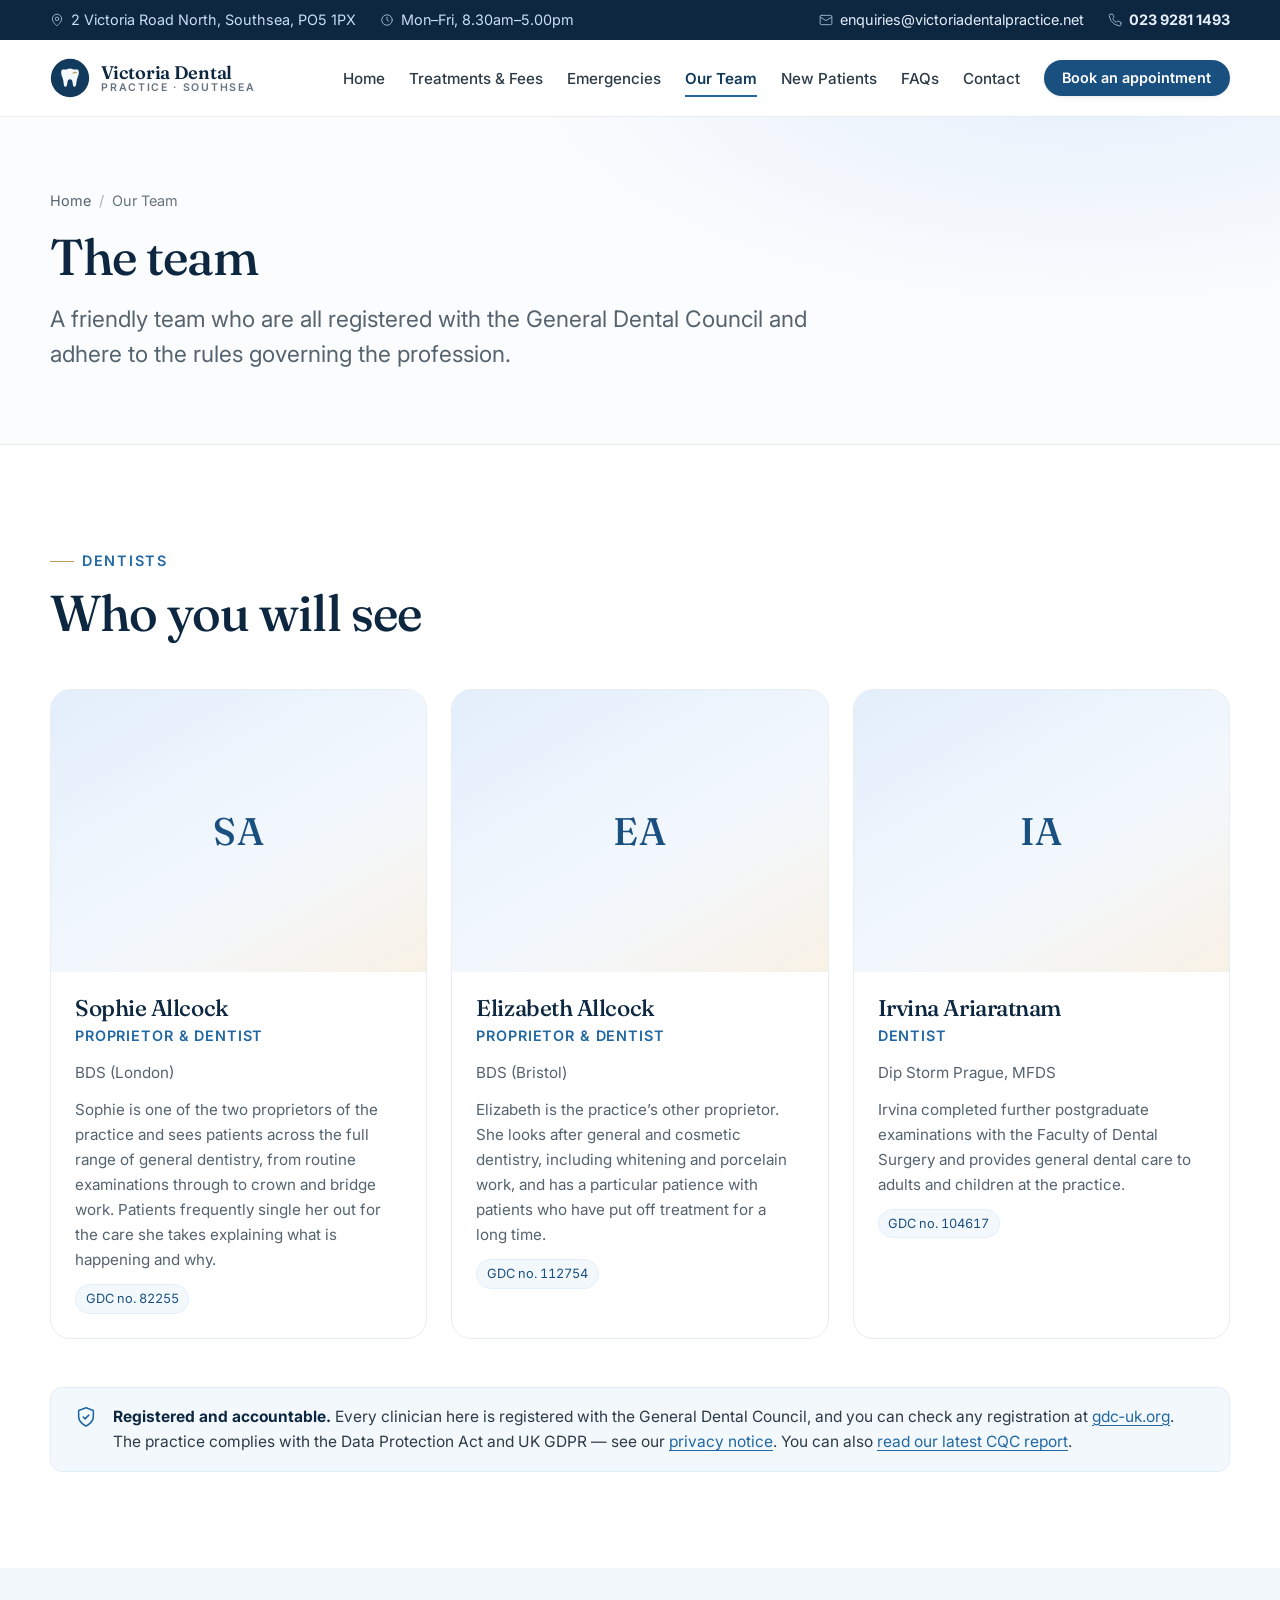
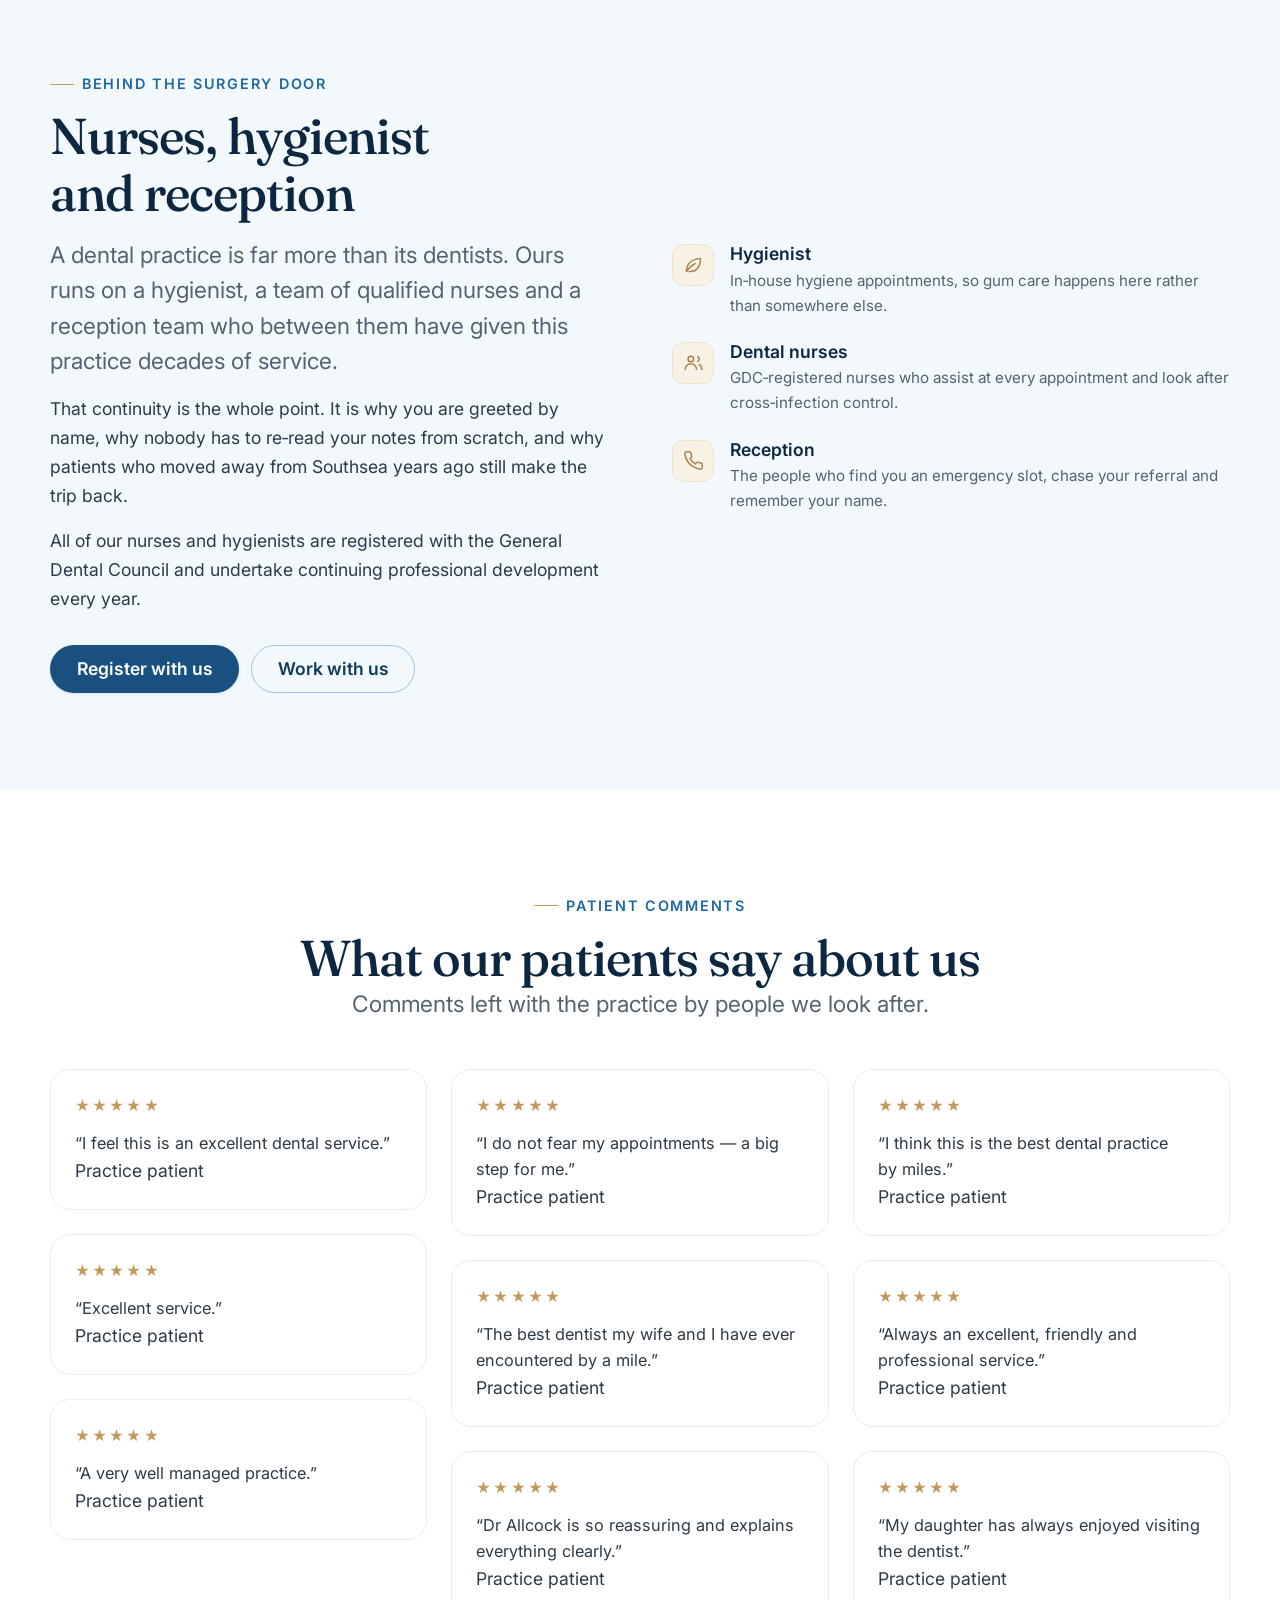
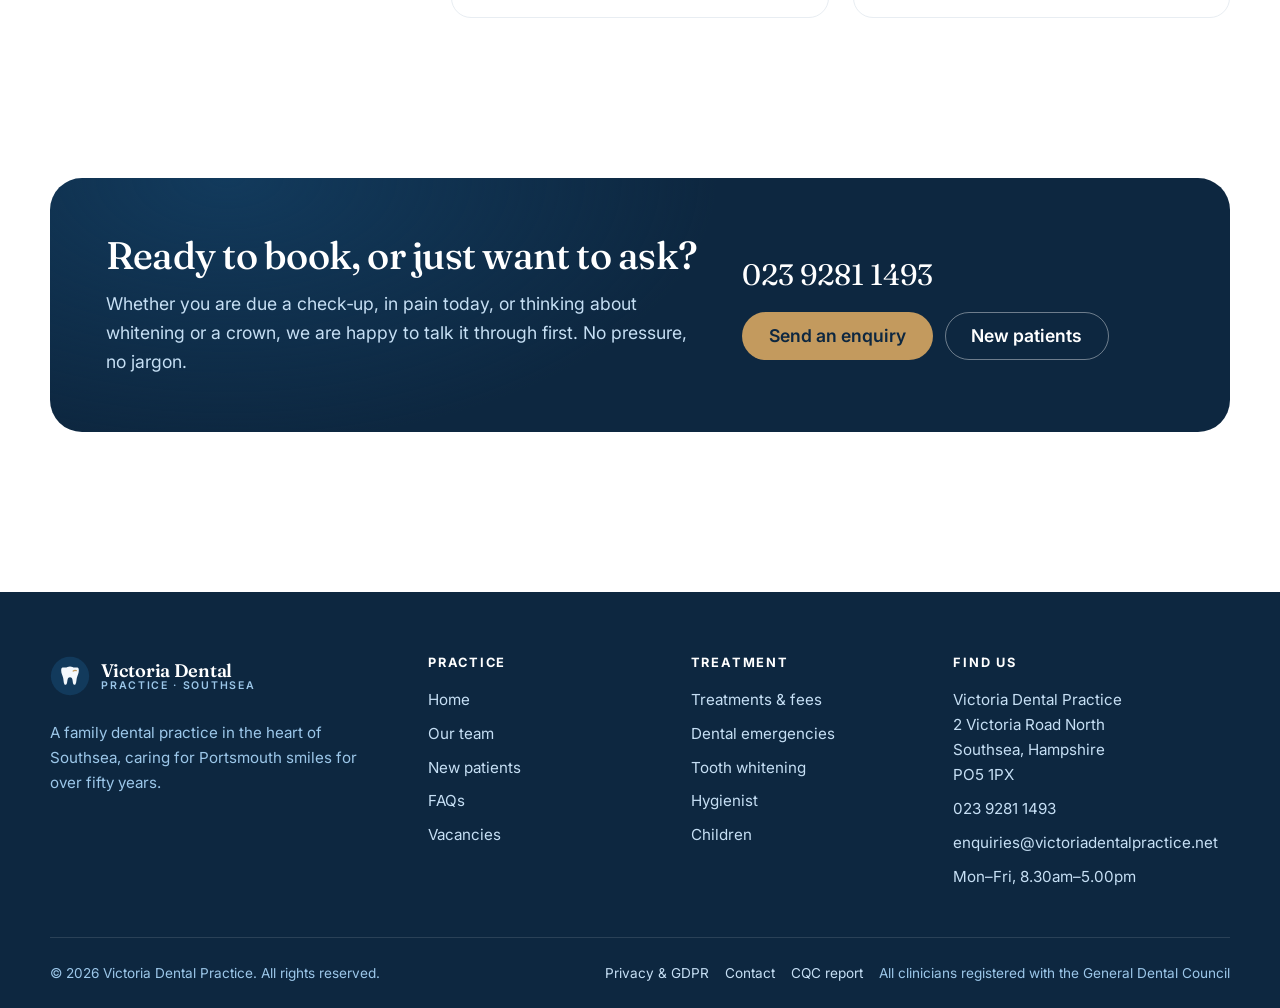
<file: team.html>
<!DOCTYPE html>
<html lang="en-GB">
<head>
<meta charset="utf-8">
<meta name="viewport" content="width=device-width, initial-scale=1">
<title>Our Dental Team in Southsea | Victoria Dental Practice</title>
<meta name="description" content="Meet the dentists and team at Victoria Dental Practice, Southsea. All clinicians are registered with the General Dental Council.">
<link rel="canonical" href="https://www.victoriadentalpractice.net/team.html">
<meta name="theme-color" content="#123a5c">
<meta name="robots" content="index, follow, max-image-preview:large">

<meta property="og:type" content="website">
<meta property="og:site_name" content="Victoria Dental Practice">
<meta property="og:title" content="Our Dental Team in Southsea | Victoria Dental Practice">
<meta property="og:description" content="Meet the dentists and team at Victoria Dental Practice, Southsea. All clinicians are registered with the General Dental Council.">
<meta property="og:url" content="https://www.victoriadentalpractice.net/team.html">
<meta property="og:locale" content="en_GB">
<meta property="og:image" content="https://www.victoriadentalpractice.net/og-image.png">
<meta name="twitter:card" content="summary_large_image">

<link rel="icon" href="favicon.svg" type="image/svg+xml">
<link rel="apple-touch-icon" href="favicon.svg">

<link rel="preconnect" href="https://fonts.googleapis.com">
<link rel="preconnect" href="https://fonts.gstatic.com" crossorigin>
<link rel="stylesheet" href="https://fonts.googleapis.com/css2?family=Fraunces:ital,opsz,wght@0,9..144,400;0,9..144,500;0,9..144,600;1,9..144,400&family=Inter:wght@400;500;600;700&display=swap">
<link rel="stylesheet" href="style.css">
<script type="application/ld+json">{"@context":"https://schema.org","@type":"BreadcrumbList","itemListElement":[{"@type":"ListItem","position":1,"name":"Home"},{"@type":"ListItem","position":2,"name":"Our Team","item":"https://www.victoriadentalpractice.net/team.html"}]}</script>
</head>
<body>
<a class="skip-link" href="#main">Skip to main content</a>

<div class="topbar">
  <div class="wrap topbar__inner">
    <ul class="topbar__list">
      <li class="topbar__item"><svg class="" viewBox="0 0 24 24" fill="none" stroke="currentColor" stroke-width="1.7" stroke-linecap="round" stroke-linejoin="round" aria-hidden="true"><path d="M20 10c0 6-8 12-8 12s-8-6-8-12a8 8 0 0 1 16 0z"/><circle cx="12" cy="10" r="3"/></svg><span>2 Victoria Road North, Southsea, PO5 1PX</span></li>
      <li class="topbar__item"><svg class="" viewBox="0 0 24 24" fill="none" stroke="currentColor" stroke-width="1.7" stroke-linecap="round" stroke-linejoin="round" aria-hidden="true"><circle cx="12" cy="12" r="9"/><path d="M12 7v5l3 2"/></svg><span>Mon&ndash;Fri, 8.30am&ndash;5.00pm</span></li>
    </ul>
    <ul class="topbar__list">
      <li class="topbar__item"><svg class="" viewBox="0 0 24 24" fill="none" stroke="currentColor" stroke-width="1.7" stroke-linecap="round" stroke-linejoin="round" aria-hidden="true"><rect x="2" y="4" width="20" height="16" rx="2"/><path d="m22 7-10 6L2 7"/></svg><a href="mailto:enquiries@victoriadentalpractice.net">enquiries@victoriadentalpractice.net</a></li>
      <li class="topbar__item"><svg class="" viewBox="0 0 24 24" fill="none" stroke="currentColor" stroke-width="1.7" stroke-linecap="round" stroke-linejoin="round" aria-hidden="true"><path d="M22 16.92v3a2 2 0 0 1-2.18 2 19.79 19.79 0 0 1-8.63-3.07 19.5 19.5 0 0 1-6-6 19.79 19.79 0 0 1-3.07-8.67A2 2 0 0 1 4.11 2h3a2 2 0 0 1 2 1.72c.13.96.36 1.9.7 2.81a2 2 0 0 1-.45 2.11L8.09 9.91a16 16 0 0 0 6 6l1.27-1.27a2 2 0 0 1 2.11-.45c.9.34 1.85.57 2.81.7A2 2 0 0 1 22 16.92z"/></svg><a href="tel:+442392811493"><strong>023 9281 1493</strong></a></li>
    </ul>
  </div>
</div>

<header class="site-header">
  <div class="wrap site-header__inner">
    <a class="brand" href="index.html">
      <svg class="brand__mark" viewBox="0 0 48 48" role="img" aria-label="">
  <circle cx="24" cy="24" r="23" fill="#123a5c"/>
  <path d="M24 12.5c-2.6 0-3.3 1.3-6 1.3-2.6 0-4.6-.7-4.6 3.2 0 3.9 1.6 5.6 2.4 9.4.7 3.1.5 8.2 2.9 8.2 2.1 0 1.8-4.4 2.6-6.9.4-1.3 1-2.2 2.7-2.2s2.3.9 2.7 2.2c.8 2.5.5 6.9 2.6 6.9 2.4 0 2.2-5.1 2.9-8.2.8-3.8 2.4-5.5 2.4-9.4 0-3.9-2-3.2-4.6-3.2-2.7 0-3.4-1.3-6-1.3z" fill="#f3f8fd"/>
  <path d="M31.5 17.6c-1.3-.5-2.6-.3-3.6.4" stroke="#c39a5e" stroke-width="1.6" stroke-linecap="round" fill="none"/>
</svg>
      <span class="brand__text">
        <span class="brand__name">Victoria Dental</span>
        <span class="brand__sub">Practice &middot; Southsea</span>
      </span>
    </a>

    <button class="nav-toggle" type="button" aria-expanded="false"
            aria-controls="primary-nav" aria-label="Menu">
      <svg class="icon-open" viewBox="0 0 24 24" fill="none" stroke="currentColor" stroke-width="1.7" stroke-linecap="round" stroke-linejoin="round" aria-hidden="true"><path d="M4 7h16M4 12h16M4 17h16"/></svg><svg class="icon-close" viewBox="0 0 24 24" fill="none" stroke="currentColor" stroke-width="1.7" stroke-linecap="round" stroke-linejoin="round" aria-hidden="true"><path d="m6 6 12 12M18 6 6 18"/></svg>
    </button>

    <nav class="nav" id="primary-nav" aria-label="Primary">
      <ul class="nav__list">
        <li><a class="nav__link" href="index.html">Home</a></li>
        <li><a class="nav__link" href="treatments.html">Treatments &amp; Fees</a></li>
        <li><a class="nav__link" href="emergencies.html">Emergencies</a></li>
        <li><a class="nav__link" href="team.html" aria-current="page">Our Team</a></li>
        <li><a class="nav__link" href="new-patients.html">New Patients</a></li>
        <li><a class="nav__link" href="faqs.html">FAQs</a></li>
        <li><a class="nav__link" href="contact.html">Contact</a></li>
        </ul>
      <a class="btn btn--primary btn--sm" href="contact.html#enquiry">Book an appointment</a>
    </nav>
  </div>
</header>

<main id="main">

<section class="page-head">
  <div class="wrap">
    <nav class="breadcrumb" aria-label="Breadcrumb"><ol><li><a href="index.html">Home</a></li><li>Our Team</li></ol></nav>
    <div class="page-head__inner">
      <h1>The team</h1>
      <p class="lede">A friendly team who are all registered with the General Dental Council and adhere to the rules governing the profession.</p>
    </div>
  </div>
</section>


<section class="section">
  <div class="wrap">
    <div class="section-head">
      <p class="eyebrow">Dentists</p>
      <h2>Who you will see</h2>
    </div>
    <div class="grid grid--3">

      <article class="person reveal" data-delay="0">
        <div class="person__avatar"><span class="person__initials">SA</span></div>
        <div class="person__body">
          <h3 class="person__name">Sophie Allcock</h3>
          <p class="person__role">Proprietor &amp; Dentist</p>
          <p class="person__quals">BDS (London)</p>
          <p class="mt-3" style="font-size:.95rem;color:var(--ink-500);">Sophie is one of the two proprietors of the practice and sees patients across the full range of general dentistry, from routine examinations through to crown and bridge work. Patients frequently single her out for the care she takes explaining what is happening and why.</p>
          <span class="person__gdc">GDC no. 82255</span>
        </div>
      </article>

      <article class="person reveal" data-delay="80">
        <div class="person__avatar"><span class="person__initials">EA</span></div>
        <div class="person__body">
          <h3 class="person__name">Elizabeth Allcock</h3>
          <p class="person__role">Proprietor &amp; Dentist</p>
          <p class="person__quals">BDS (Bristol)</p>
          <p class="mt-3" style="font-size:.95rem;color:var(--ink-500);">Elizabeth is the practice&rsquo;s other proprietor. She looks after general and cosmetic dentistry, including whitening and porcelain work, and has a particular patience with patients who have put off treatment for a long time.</p>
          <span class="person__gdc">GDC no. 112754</span>
        </div>
      </article>

      <article class="person reveal" data-delay="160">
        <div class="person__avatar"><span class="person__initials">IA</span></div>
        <div class="person__body">
          <h3 class="person__name">Irvina Ariaratnam</h3>
          <p class="person__role">Dentist</p>
          <p class="person__quals">Dip Storm Prague, MFDS</p>
          <p class="mt-3" style="font-size:.95rem;color:var(--ink-500);">Irvina completed further postgraduate examinations with the Faculty of Dental Surgery and provides general dental care to adults and children at the practice.</p>
          <span class="person__gdc">GDC no. 104617</span>
        </div>
      </article>
    </div>

    <div class="notice mt-7 reveal">
      <svg class="" viewBox="0 0 24 24" fill="none" stroke="currentColor" stroke-width="1.7" stroke-linecap="round" stroke-linejoin="round" aria-hidden="true"><path d="M12 22s8-4 8-10V5l-8-3-8 3v7c0 6 8 10 8 10z"/><path d="m9 12 2 2 4-4"/></svg>
      <div><strong>Registered and accountable.</strong> Every clinician here is registered
      with the General Dental Council, and you can check any registration at
      <a href="https://olr.gdc-uk.org/searchregister" target="_blank" rel="noopener">gdc&#8209;uk.org</a>.
      The practice complies with the Data Protection Act and UK GDPR &mdash; see our
      <a href="privacy.html">privacy notice</a>. You can also
      <a href="https://www.cqc.org.uk/location/1-6482832611" target="_blank" rel="noopener">read our latest CQC report</a>.</div>
    </div>
  </div>
</section>

<section class="section section--tint">
  <div class="wrap split">
    <div class="reveal">
      <p class="eyebrow">Behind the surgery door</p>
      <h2>Nurses, hygienist and reception</h2>
      <p class="lede mt-4">A dental practice is far more than its dentists. Ours runs on
      a hygienist, a team of qualified nurses and a reception team who between them have
      given this practice decades of service.</p>
      <p class="mt-4">That continuity is the whole point. It is why you are greeted by
      name, why nobody has to re&#8209;read your notes from scratch, and why patients who
      moved away from Southsea years ago still make the trip back.</p>
      <p class="mt-4">All of our nurses and hygienists are registered with the General
      Dental Council and undertake continuing professional development every year.</p>
      <div class="btn-row mt-6">
        <a class="btn btn--primary" href="contact.html#enquiry">Register with us</a>
        <a class="btn btn--ghost" href="vacancies.html">Work with us</a>
      </div>
    </div>
    <div class="grid reveal" data-delay="100">
      <div class="feature"><div class="feature__icon"><svg class="" viewBox="0 0 24 24" fill="none" stroke="currentColor" stroke-width="1.7" stroke-linecap="round" stroke-linejoin="round" aria-hidden="true"><path d="M4 20c0-9 6-14 16-15 0 10-5 16-13 15"/><path d="M4 20c3-5 6-7 10-9"/></svg></div>
      <div><h3>Hygienist</h3><p>In&#8209;house hygiene appointments, so gum care happens
      here rather than somewhere else.</p></div></div>
      <div class="feature"><div class="feature__icon"><svg class="" viewBox="0 0 24 24" fill="none" stroke="currentColor" stroke-width="1.7" stroke-linecap="round" stroke-linejoin="round" aria-hidden="true"><circle cx="9" cy="8" r="3.2"/><path d="M2.5 20a6.5 6.5 0 0 1 13 0"/><path d="M17 5.3a3.2 3.2 0 0 1 0 5.4"/><path d="M18.5 14.2A6.5 6.5 0 0 1 21.5 20"/></svg></div>
      <div><h3>Dental nurses</h3><p>GDC&#8209;registered nurses who assist at every
      appointment and look after cross&#8209;infection control.</p></div></div>
      <div class="feature"><div class="feature__icon"><svg class="" viewBox="0 0 24 24" fill="none" stroke="currentColor" stroke-width="1.7" stroke-linecap="round" stroke-linejoin="round" aria-hidden="true"><path d="M22 16.92v3a2 2 0 0 1-2.18 2 19.79 19.79 0 0 1-8.63-3.07 19.5 19.5 0 0 1-6-6 19.79 19.79 0 0 1-3.07-8.67A2 2 0 0 1 4.11 2h3a2 2 0 0 1 2 1.72c.13.96.36 1.9.7 2.81a2 2 0 0 1-.45 2.11L8.09 9.91a16 16 0 0 0 6 6l1.27-1.27a2 2 0 0 1 2.11-.45c.9.34 1.85.57 2.81.7A2 2 0 0 1 22 16.92z"/></svg></div>
      <div><h3>Reception</h3><p>The people who find you an emergency slot, chase your
      referral and remember your name.</p></div></div>
    </div>
  </div>
</section>

<section class="section" id="reviews">
  <div class="wrap">
    <div class="section-head center">
      <p class="eyebrow">Patient comments</p>
      <h2>What our patients say about us</h2>
      <p class="lede">Comments left with the practice by people we look after.</p>
    </div>
    <div class="quote-grid">
      <figure class="quote reveal" data-delay="0">
        <div class="quote__stars" aria-hidden="true">&#9733;&#9733;&#9733;&#9733;&#9733;</div>
        <blockquote><p>&ldquo;I feel this is an excellent dental service.&rdquo;</p></blockquote>
        <figcaption>Practice patient</figcaption>
      </figure>
      <figure class="quote reveal" data-delay="60">
        <div class="quote__stars" aria-hidden="true">&#9733;&#9733;&#9733;&#9733;&#9733;</div>
        <blockquote><p>&ldquo;Excellent service.&rdquo;</p></blockquote>
        <figcaption>Practice patient</figcaption>
      </figure>
      <figure class="quote reveal" data-delay="120">
        <div class="quote__stars" aria-hidden="true">&#9733;&#9733;&#9733;&#9733;&#9733;</div>
        <blockquote><p>&ldquo;A very well managed practice.&rdquo;</p></blockquote>
        <figcaption>Practice patient</figcaption>
      </figure>
      <figure class="quote reveal" data-delay="0">
        <div class="quote__stars" aria-hidden="true">&#9733;&#9733;&#9733;&#9733;&#9733;</div>
        <blockquote><p>&ldquo;I do not fear my appointments &mdash; a big step for me.&rdquo;</p></blockquote>
        <figcaption>Practice patient</figcaption>
      </figure>
      <figure class="quote reveal" data-delay="60">
        <div class="quote__stars" aria-hidden="true">&#9733;&#9733;&#9733;&#9733;&#9733;</div>
        <blockquote><p>&ldquo;The best dentist my wife and I have ever encountered by a mile.&rdquo;</p></blockquote>
        <figcaption>Practice patient</figcaption>
      </figure>
      <figure class="quote reveal" data-delay="120">
        <div class="quote__stars" aria-hidden="true">&#9733;&#9733;&#9733;&#9733;&#9733;</div>
        <blockquote><p>&ldquo;Dr Allcock is so reassuring and explains everything clearly.&rdquo;</p></blockquote>
        <figcaption>Practice patient</figcaption>
      </figure>
      <figure class="quote reveal" data-delay="0">
        <div class="quote__stars" aria-hidden="true">&#9733;&#9733;&#9733;&#9733;&#9733;</div>
        <blockquote><p>&ldquo;I think this is the best dental practice by miles.&rdquo;</p></blockquote>
        <figcaption>Practice patient</figcaption>
      </figure>
      <figure class="quote reveal" data-delay="60">
        <div class="quote__stars" aria-hidden="true">&#9733;&#9733;&#9733;&#9733;&#9733;</div>
        <blockquote><p>&ldquo;Always an excellent, friendly and professional service.&rdquo;</p></blockquote>
        <figcaption>Practice patient</figcaption>
      </figure>
      <figure class="quote reveal" data-delay="120">
        <div class="quote__stars" aria-hidden="true">&#9733;&#9733;&#9733;&#9733;&#9733;</div>
        <blockquote><p>&ldquo;My daughter has always enjoyed visiting the dentist.&rdquo;</p></blockquote>
        <figcaption>Practice patient</figcaption>
      </figure>
    </div>
  </div>
</section>


<section class="section section--tight">
  <div class="wrap">
    <div class="cta-band reveal">
      <div>
        <h2>Ready to book, or just want to ask?</h2>
        <p>Whether you are due a check&#8209;up, in pain today, or thinking about
        whitening or a crown, we are happy to talk it through first. No pressure,
        no jargon.</p>
      </div>
      <div>
        <a class="cta-band__phone" href="tel:+442392811493">023 9281 1493</a>
        <div class="btn-row">
          <a class="btn btn--sand" href="contact.html#enquiry">Send an enquiry</a>
          <a class="btn btn--outline-light" href="new-patients.html">New patients</a>
        </div>
      </div>
    </div>
  </div>
</section>

</main>

<footer class="site-footer">
  <div class="wrap">
    <div class="footer-grid">
      <div class="footer__brand">
        <a class="brand" href="index.html">
          <svg class="brand__mark" viewBox="0 0 48 48" role="img" aria-label="">
  <circle cx="24" cy="24" r="23" fill="#123a5c"/>
  <path d="M24 12.5c-2.6 0-3.3 1.3-6 1.3-2.6 0-4.6-.7-4.6 3.2 0 3.9 1.6 5.6 2.4 9.4.7 3.1.5 8.2 2.9 8.2 2.1 0 1.8-4.4 2.6-6.9.4-1.3 1-2.2 2.7-2.2s2.3.9 2.7 2.2c.8 2.5.5 6.9 2.6 6.9 2.4 0 2.2-5.1 2.9-8.2.8-3.8 2.4-5.5 2.4-9.4 0-3.9-2-3.2-4.6-3.2-2.7 0-3.4-1.3-6-1.3z" fill="#f3f8fd"/>
  <path d="M31.5 17.6c-1.3-.5-2.6-.3-3.6.4" stroke="#c39a5e" stroke-width="1.6" stroke-linecap="round" fill="none"/>
</svg>
          <span class="brand__text">
            <span class="brand__name">Victoria Dental</span>
            <span class="brand__sub">Practice &middot; Southsea</span>
          </span>
        </a>
        <p class="footer__blurb">A family dental practice in the heart of Southsea,
        caring for Portsmouth smiles for over fifty years.</p>
      </div>

      <div>
        <h4>Practice</h4>
        <ul>
          <li><a href="index.html">Home</a></li>
          <li><a href="team.html">Our team</a></li>
          <li><a href="new-patients.html">New patients</a></li>
          <li><a href="faqs.html">FAQs</a></li>
          <li><a href="vacancies.html">Vacancies</a></li>
        </ul>
      </div>

      <div>
        <h4>Treatment</h4>
        <ul>
          <li><a href="treatments.html">Treatments &amp; fees</a></li>
          <li><a href="emergencies.html">Dental emergencies</a></li>
          <li><a href="treatments.html#whitening">Tooth whitening</a></li>
          <li><a href="treatments.html#hygiene">Hygienist</a></li>
          <li><a href="treatments.html#children">Children</a></li>
        </ul>
      </div>

      <div>
        <h4>Find us</h4>
        <ul>
          <li>Victoria Dental Practice<br>2 Victoria Road North<br>Southsea, Hampshire<br>PO5 1PX</li>
          <li><a href="tel:+442392811493">023 9281 1493</a></li>
          <li><a href="mailto:enquiries@victoriadentalpractice.net">enquiries@victoriadentalpractice.net</a></li>
          <li>Mon&ndash;Fri, 8.30am&ndash;5.00pm</li>
        </ul>
      </div>
    </div>

    <div class="footer-bottom">
      <p>&copy; <span data-year>2026</span> Victoria Dental Practice. All rights reserved.</p>
      <ul>
        <li><a href="privacy.html">Privacy &amp; GDPR</a></li>
        <li><a href="contact.html">Contact</a></li>
        <li><a href="https://www.cqc.org.uk/location/1-6482832611" target="_blank" rel="noopener">CQC report</a></li>
        <li>All clinicians registered with the General Dental Council</li>
      </ul>
    </div>
  </div>
</footer>

<div class="callbar">
  <a href="tel:+442392811493" class="primary"><svg class="" viewBox="0 0 24 24" fill="none" stroke="currentColor" stroke-width="1.7" stroke-linecap="round" stroke-linejoin="round" aria-hidden="true"><path d="M22 16.92v3a2 2 0 0 1-2.18 2 19.79 19.79 0 0 1-8.63-3.07 19.5 19.5 0 0 1-6-6 19.79 19.79 0 0 1-3.07-8.67A2 2 0 0 1 4.11 2h3a2 2 0 0 1 2 1.72c.13.96.36 1.9.7 2.81a2 2 0 0 1-.45 2.11L8.09 9.91a16 16 0 0 0 6 6l1.27-1.27a2 2 0 0 1 2.11-.45c.9.34 1.85.57 2.81.7A2 2 0 0 1 22 16.92z"/></svg> Call the practice</a>
  <a href="contact.html#enquiry"><svg class="" viewBox="0 0 24 24" fill="none" stroke="currentColor" stroke-width="1.7" stroke-linecap="round" stroke-linejoin="round" aria-hidden="true"><rect x="3" y="5" width="18" height="16" rx="2"/><path d="M3 10h18M8 3v4M16 3v4"/></svg> Book</a>
</div>

<script src="main.js" defer></script>
</body>
</html>
</file>
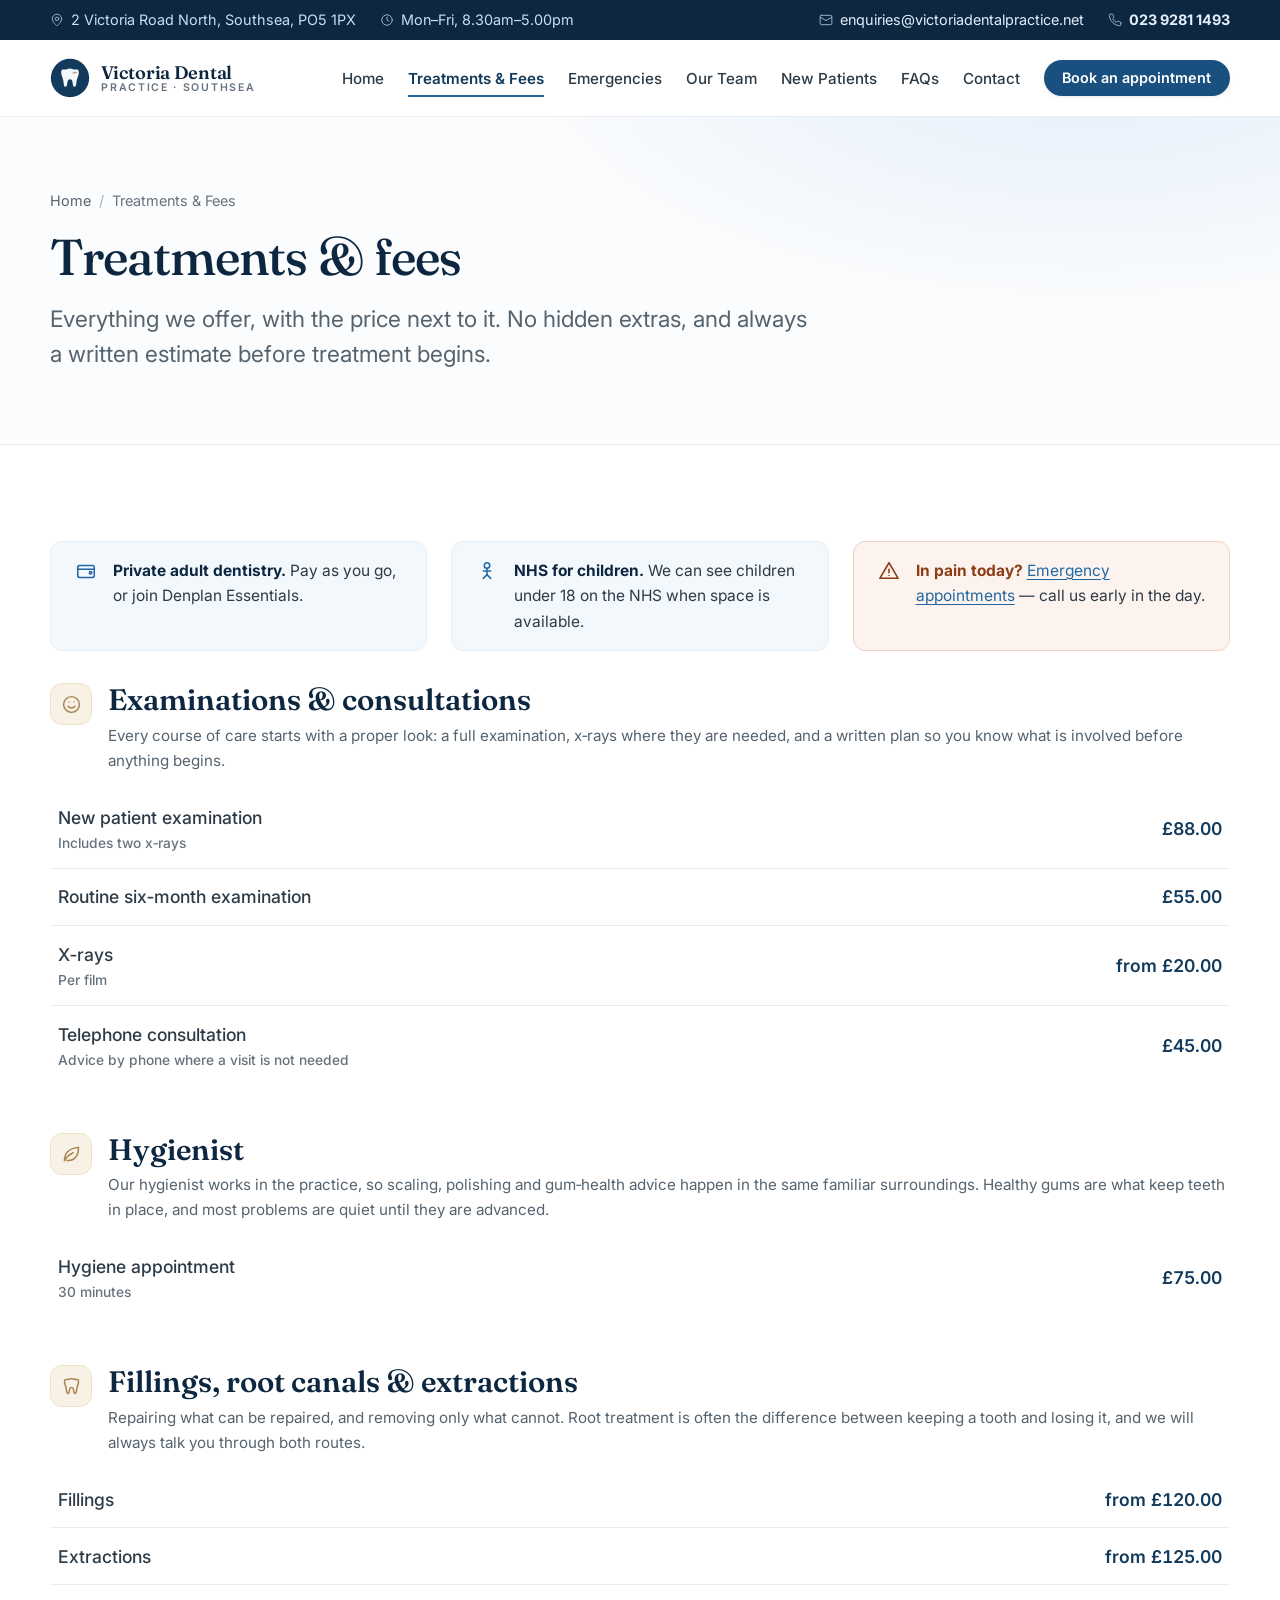
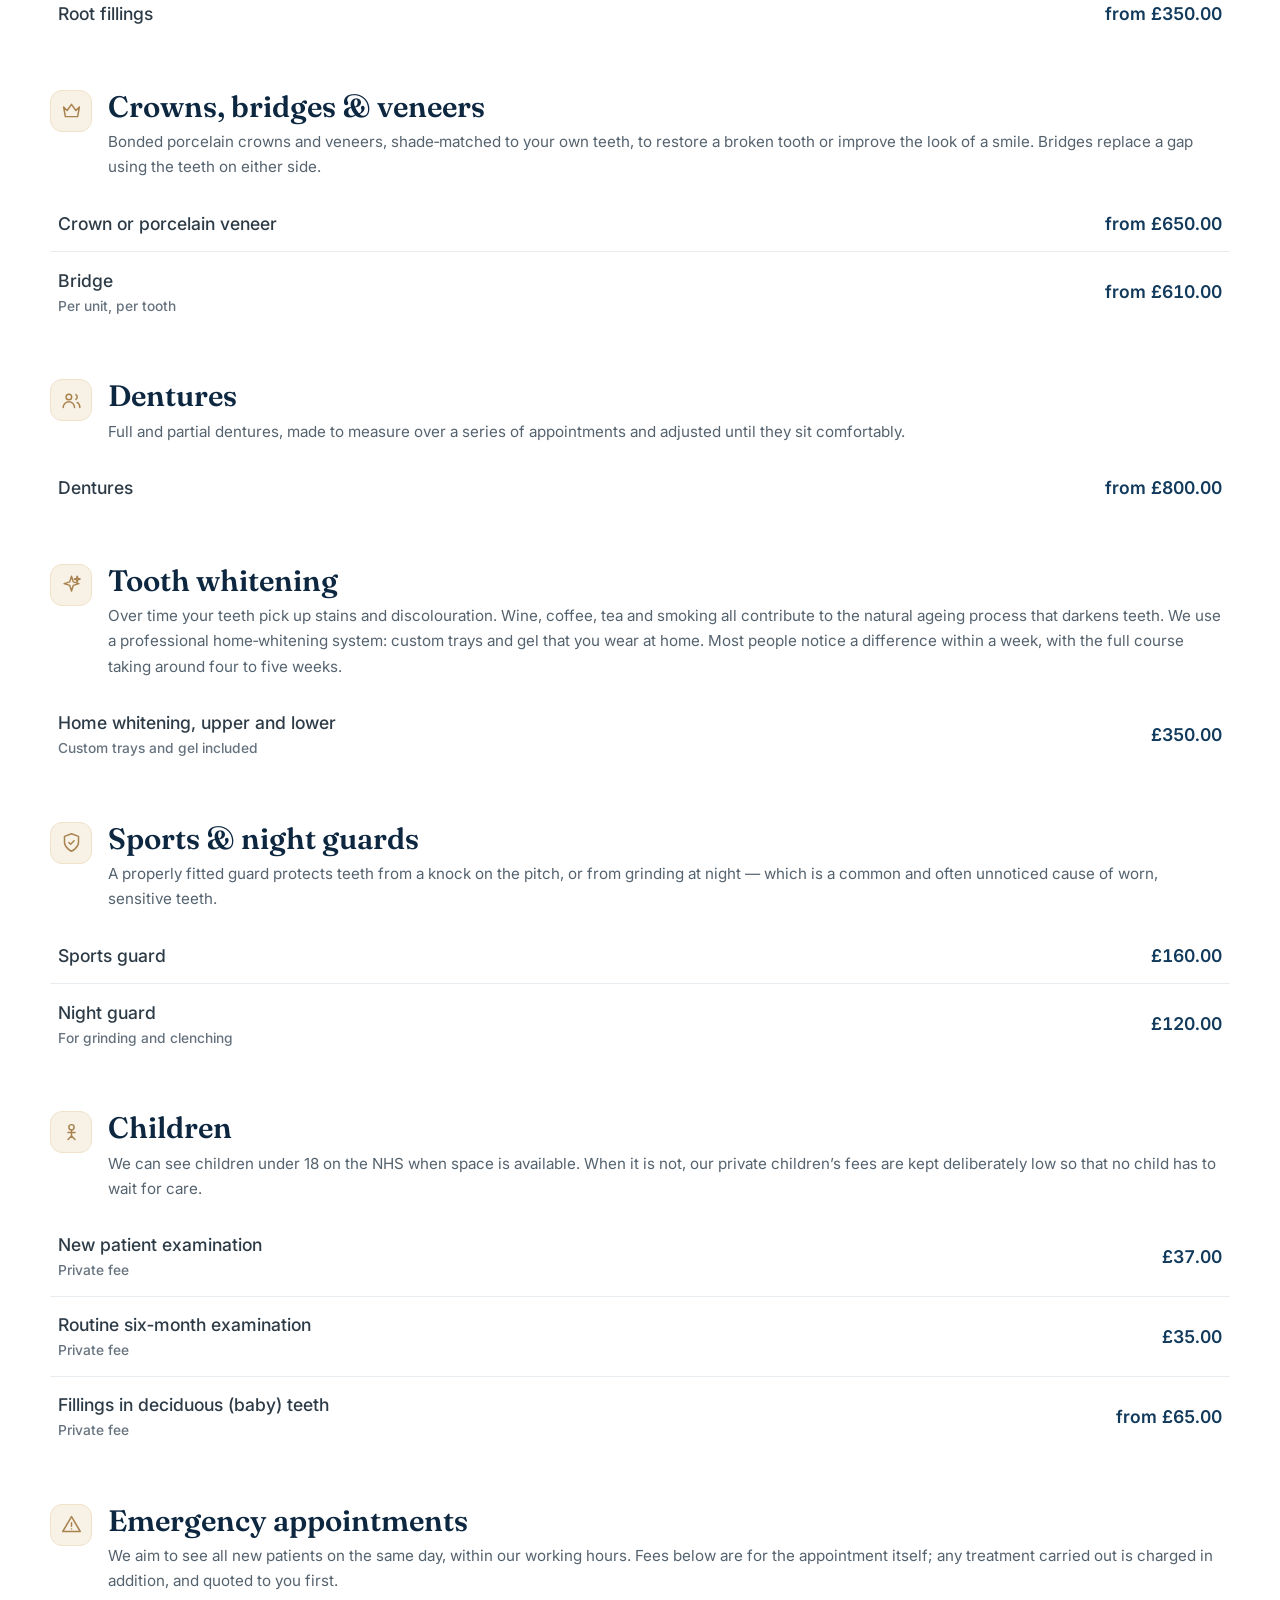
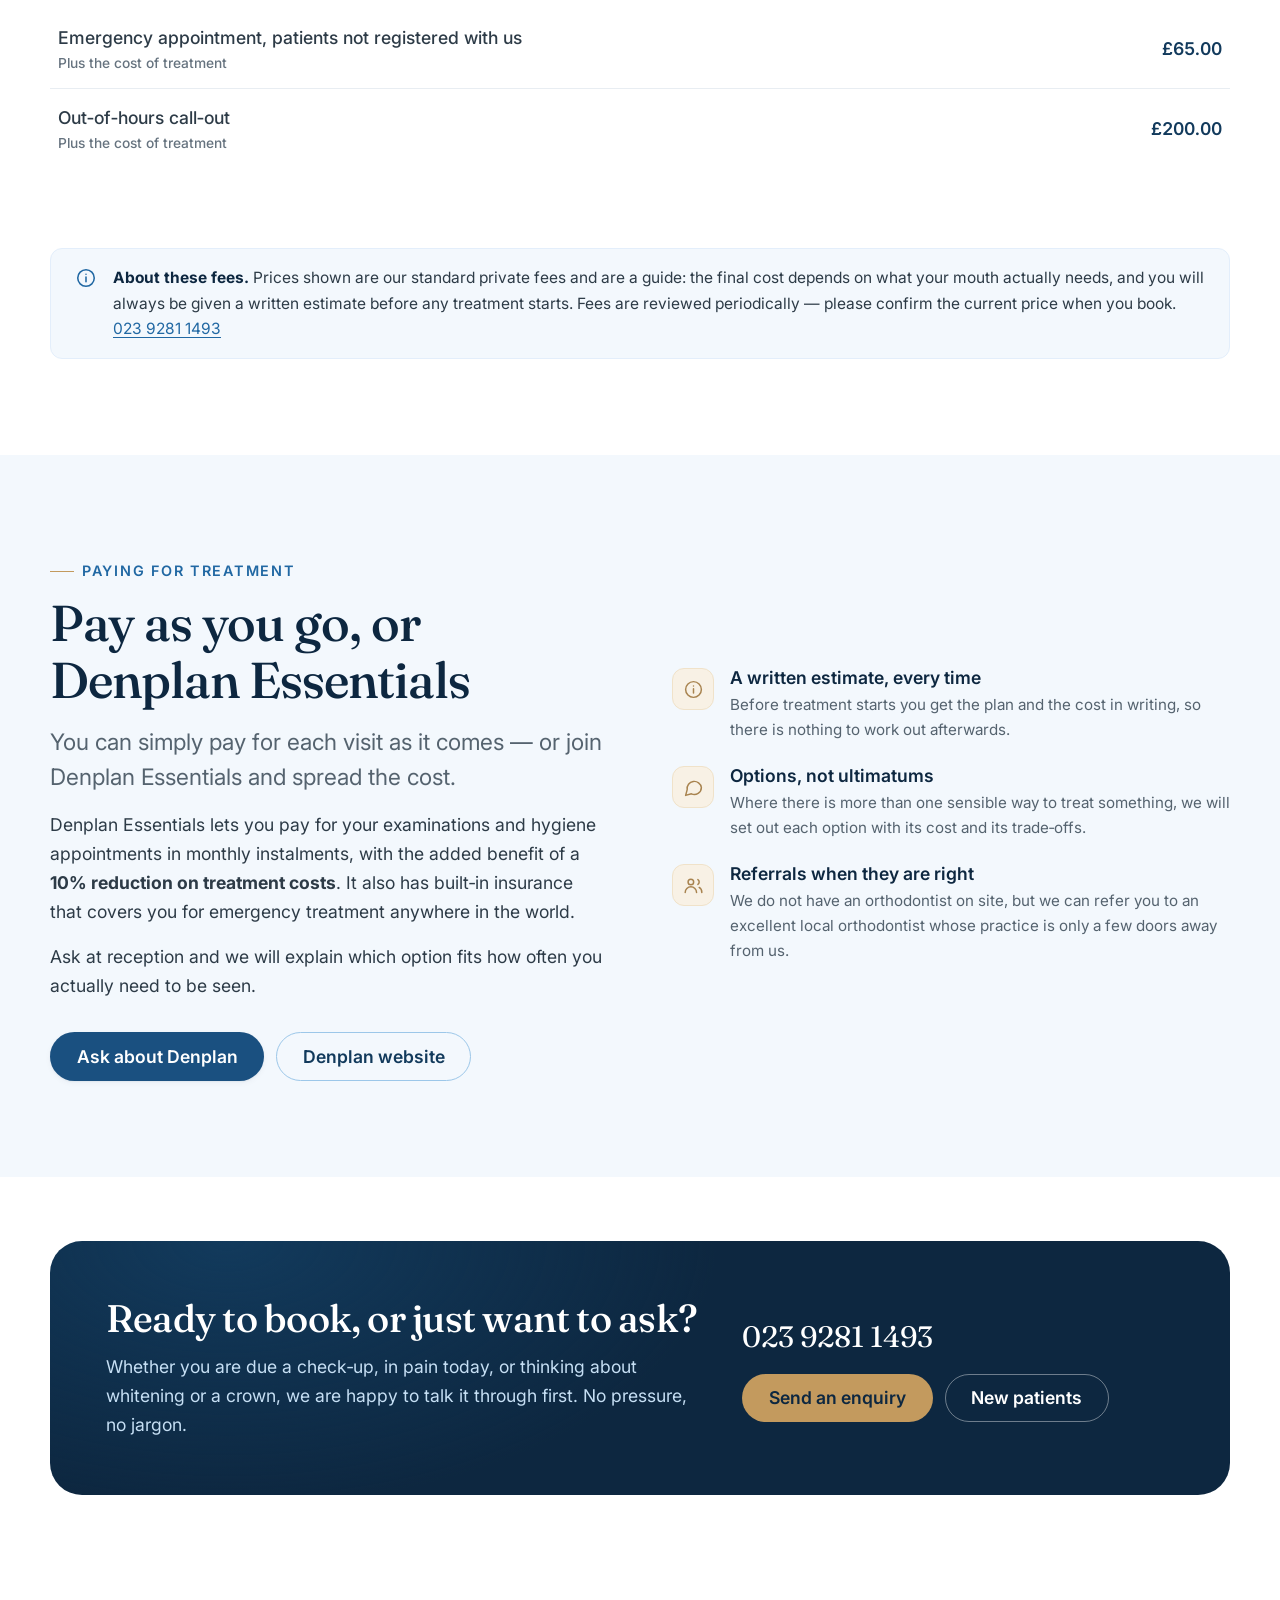
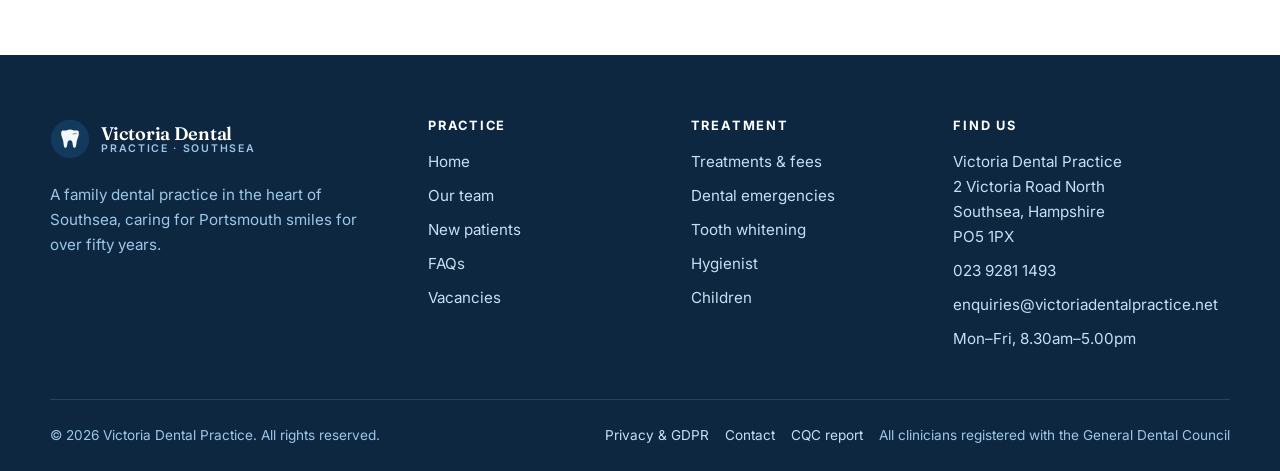
<file: treatments.html>
<!DOCTYPE html>
<html lang="en-GB">
<head>
<meta charset="utf-8">
<meta name="viewport" content="width=device-width, initial-scale=1">
<title>Dental Treatments &amp; Fees in Southsea | Victoria Dental Practice</title>
<meta name="description" content="Full private dental price list for Victoria Dental Practice, Southsea. Examinations from £55, hygiene £75, whitening £350, crowns from £650. Children's fees and NHS places when available.">
<link rel="canonical" href="https://www.victoriadentalpractice.net/treatments.html">
<meta name="theme-color" content="#123a5c">
<meta name="robots" content="index, follow, max-image-preview:large">

<meta property="og:type" content="website">
<meta property="og:site_name" content="Victoria Dental Practice">
<meta property="og:title" content="Dental Treatments &amp; Fees in Southsea | Victoria Dental Practice">
<meta property="og:description" content="Full private dental price list for Victoria Dental Practice, Southsea. Examinations from £55, hygiene £75, whitening £350, crowns from £650. Children's fees and NHS places when available.">
<meta property="og:url" content="https://www.victoriadentalpractice.net/treatments.html">
<meta property="og:locale" content="en_GB">
<meta property="og:image" content="https://www.victoriadentalpractice.net/og-image.png">
<meta name="twitter:card" content="summary_large_image">

<link rel="icon" href="favicon.svg" type="image/svg+xml">
<link rel="apple-touch-icon" href="favicon.svg">

<link rel="preconnect" href="https://fonts.googleapis.com">
<link rel="preconnect" href="https://fonts.gstatic.com" crossorigin>
<link rel="stylesheet" href="https://fonts.googleapis.com/css2?family=Fraunces:ital,opsz,wght@0,9..144,400;0,9..144,500;0,9..144,600;1,9..144,400&family=Inter:wght@400;500;600;700&display=swap">
<link rel="stylesheet" href="style.css">
<script type="application/ld+json">{"@context":"https://schema.org","@type":"WebPage","name":"Treatments and fees","about":{"@id":"https://www.victoriadentalpractice.net/#practice"}}</script><script type="application/ld+json">{"@context":"https://schema.org","@type":"BreadcrumbList","itemListElement":[{"@type":"ListItem","position":1,"name":"Home"},{"@type":"ListItem","position":2,"name":"Treatments & Fees","item":"https://www.victoriadentalpractice.net/treatments.html"}]}</script>
</head>
<body>
<a class="skip-link" href="#main">Skip to main content</a>

<div class="topbar">
  <div class="wrap topbar__inner">
    <ul class="topbar__list">
      <li class="topbar__item"><svg class="" viewBox="0 0 24 24" fill="none" stroke="currentColor" stroke-width="1.7" stroke-linecap="round" stroke-linejoin="round" aria-hidden="true"><path d="M20 10c0 6-8 12-8 12s-8-6-8-12a8 8 0 0 1 16 0z"/><circle cx="12" cy="10" r="3"/></svg><span>2 Victoria Road North, Southsea, PO5 1PX</span></li>
      <li class="topbar__item"><svg class="" viewBox="0 0 24 24" fill="none" stroke="currentColor" stroke-width="1.7" stroke-linecap="round" stroke-linejoin="round" aria-hidden="true"><circle cx="12" cy="12" r="9"/><path d="M12 7v5l3 2"/></svg><span>Mon&ndash;Fri, 8.30am&ndash;5.00pm</span></li>
    </ul>
    <ul class="topbar__list">
      <li class="topbar__item"><svg class="" viewBox="0 0 24 24" fill="none" stroke="currentColor" stroke-width="1.7" stroke-linecap="round" stroke-linejoin="round" aria-hidden="true"><rect x="2" y="4" width="20" height="16" rx="2"/><path d="m22 7-10 6L2 7"/></svg><a href="mailto:enquiries@victoriadentalpractice.net">enquiries@victoriadentalpractice.net</a></li>
      <li class="topbar__item"><svg class="" viewBox="0 0 24 24" fill="none" stroke="currentColor" stroke-width="1.7" stroke-linecap="round" stroke-linejoin="round" aria-hidden="true"><path d="M22 16.92v3a2 2 0 0 1-2.18 2 19.79 19.79 0 0 1-8.63-3.07 19.5 19.5 0 0 1-6-6 19.79 19.79 0 0 1-3.07-8.67A2 2 0 0 1 4.11 2h3a2 2 0 0 1 2 1.72c.13.96.36 1.9.7 2.81a2 2 0 0 1-.45 2.11L8.09 9.91a16 16 0 0 0 6 6l1.27-1.27a2 2 0 0 1 2.11-.45c.9.34 1.85.57 2.81.7A2 2 0 0 1 22 16.92z"/></svg><a href="tel:+442392811493"><strong>023 9281 1493</strong></a></li>
    </ul>
  </div>
</div>

<header class="site-header">
  <div class="wrap site-header__inner">
    <a class="brand" href="index.html">
      <svg class="brand__mark" viewBox="0 0 48 48" role="img" aria-label="">
  <circle cx="24" cy="24" r="23" fill="#123a5c"/>
  <path d="M24 12.5c-2.6 0-3.3 1.3-6 1.3-2.6 0-4.6-.7-4.6 3.2 0 3.9 1.6 5.6 2.4 9.4.7 3.1.5 8.2 2.9 8.2 2.1 0 1.8-4.4 2.6-6.9.4-1.3 1-2.2 2.7-2.2s2.3.9 2.7 2.2c.8 2.5.5 6.9 2.6 6.9 2.4 0 2.2-5.1 2.9-8.2.8-3.8 2.4-5.5 2.4-9.4 0-3.9-2-3.2-4.6-3.2-2.7 0-3.4-1.3-6-1.3z" fill="#f3f8fd"/>
  <path d="M31.5 17.6c-1.3-.5-2.6-.3-3.6.4" stroke="#c39a5e" stroke-width="1.6" stroke-linecap="round" fill="none"/>
</svg>
      <span class="brand__text">
        <span class="brand__name">Victoria Dental</span>
        <span class="brand__sub">Practice &middot; Southsea</span>
      </span>
    </a>

    <button class="nav-toggle" type="button" aria-expanded="false"
            aria-controls="primary-nav" aria-label="Menu">
      <svg class="icon-open" viewBox="0 0 24 24" fill="none" stroke="currentColor" stroke-width="1.7" stroke-linecap="round" stroke-linejoin="round" aria-hidden="true"><path d="M4 7h16M4 12h16M4 17h16"/></svg><svg class="icon-close" viewBox="0 0 24 24" fill="none" stroke="currentColor" stroke-width="1.7" stroke-linecap="round" stroke-linejoin="round" aria-hidden="true"><path d="m6 6 12 12M18 6 6 18"/></svg>
    </button>

    <nav class="nav" id="primary-nav" aria-label="Primary">
      <ul class="nav__list">
        <li><a class="nav__link" href="index.html">Home</a></li>
        <li><a class="nav__link" href="treatments.html" aria-current="page">Treatments &amp; Fees</a></li>
        <li><a class="nav__link" href="emergencies.html">Emergencies</a></li>
        <li><a class="nav__link" href="team.html">Our Team</a></li>
        <li><a class="nav__link" href="new-patients.html">New Patients</a></li>
        <li><a class="nav__link" href="faqs.html">FAQs</a></li>
        <li><a class="nav__link" href="contact.html">Contact</a></li>
        </ul>
      <a class="btn btn--primary btn--sm" href="contact.html#enquiry">Book an appointment</a>
    </nav>
  </div>
</header>

<main id="main">

<section class="page-head">
  <div class="wrap">
    <nav class="breadcrumb" aria-label="Breadcrumb"><ol><li><a href="index.html">Home</a></li><li>Treatments &amp; Fees</li></ol></nav>
    <div class="page-head__inner">
      <h1>Treatments &amp; fees</h1>
      <p class="lede">Everything we offer, with the price next to it. No hidden extras, and always a written estimate before treatment begins.</p>
    </div>
  </div>
</section>


<section class="section">
  <div class="wrap">
    <div class="grid grid--3 mb-6">
      <div class="notice reveal"><svg class="" viewBox="0 0 24 24" fill="none" stroke="currentColor" stroke-width="1.7" stroke-linecap="round" stroke-linejoin="round" aria-hidden="true"><rect x="3" y="6" width="18" height="13" rx="2"/><path d="M3 10h18"/><circle cx="17" cy="14" r="1.3"/></svg><div><strong>Private adult dentistry.</strong>
      Pay as you go, or join Denplan Essentials.</div></div>
      <div class="notice reveal" data-delay="70"><svg class="" viewBox="0 0 24 24" fill="none" stroke="currentColor" stroke-width="1.7" stroke-linecap="round" stroke-linejoin="round" aria-hidden="true"><circle cx="12" cy="6" r="3"/><path d="M12 9v7"/><path d="m8 20 4-4 4 4"/><path d="M8 12h8"/></svg><div><strong>NHS for children.</strong>
      We can see children under 18 on the NHS when space is available.</div></div>
      <div class="notice notice--urgent reveal" data-delay="140"><svg class="" viewBox="0 0 24 24" fill="none" stroke="currentColor" stroke-width="1.7" stroke-linecap="round" stroke-linejoin="round" aria-hidden="true"><path d="M12 3 2 20h20L12 3z"/><path d="M12 10v4"/><path d="M12 17h.01"/></svg><div><strong>In pain today?</strong>
      <a href="emergencies.html">Emergency appointments</a> &mdash; call us early in the day.</div></div>
    </div>

    <div style="display:grid;grid-template-columns:minmax(0,1fr);gap:0;">

      <div class="fees-group reveal" id="exams">
        <div class="feature mb-4">
          <div class="feature__icon"><svg class="" viewBox="0 0 24 24" fill="none" stroke="currentColor" stroke-width="1.7" stroke-linecap="round" stroke-linejoin="round" aria-hidden="true"><circle cx="12" cy="12" r="9"/><path d="M8 14s1.5 2 4 2 4-2 4-2"/><path d="M9 9h.01M15 9h.01"/></svg></div>
          <div>
            <h3 style="font-family:var(--font-display);font-size:var(--step-2);border:0;padding:0;margin:0 0 .4rem;">Examinations &amp; consultations</h3>
            <p>Every course of care starts with a proper look: a full examination, x&#8209;rays where they are needed, and a written plan so you know what is involved before anything begins.</p>
          </div>
        </div>
        <table class="fees-table">
          <caption class="visually-hidden">Examinations &amp; consultations &mdash; fees</caption>
          <thead class="visually-hidden"><tr><th scope="col">Treatment</th><th scope="col">Fee</th></tr></thead>
          <tbody>
          <tr><th scope="row">New patient examination<span class="note">Includes two x&#8209;rays</span></th><td class="price">&pound;88.00</td></tr>
          <tr><th scope="row">Routine six&#8209;month examination</th><td class="price">&pound;55.00</td></tr>
          <tr><th scope="row">X&#8209;rays<span class="note">Per film</span></th><td class="price">from &pound;20.00</td></tr>
          <tr><th scope="row">Telephone consultation<span class="note">Advice by phone where a visit is not needed</span></th><td class="price">&pound;45.00</td></tr>
          </tbody>
        </table>
      </div>

      <div class="fees-group reveal" id="hygiene">
        <div class="feature mb-4">
          <div class="feature__icon"><svg class="" viewBox="0 0 24 24" fill="none" stroke="currentColor" stroke-width="1.7" stroke-linecap="round" stroke-linejoin="round" aria-hidden="true"><path d="M4 20c0-9 6-14 16-15 0 10-5 16-13 15"/><path d="M4 20c3-5 6-7 10-9"/></svg></div>
          <div>
            <h3 style="font-family:var(--font-display);font-size:var(--step-2);border:0;padding:0;margin:0 0 .4rem;">Hygienist</h3>
            <p>Our hygienist works in the practice, so scaling, polishing and gum&#8209;health advice happen in the same familiar surroundings. Healthy gums are what keep teeth in place, and most problems are quiet until they are advanced.</p>
          </div>
        </div>
        <table class="fees-table">
          <caption class="visually-hidden">Hygienist &mdash; fees</caption>
          <thead class="visually-hidden"><tr><th scope="col">Treatment</th><th scope="col">Fee</th></tr></thead>
          <tbody>
          <tr><th scope="row">Hygiene appointment<span class="note">30 minutes</span></th><td class="price">&pound;75.00</td></tr>
          </tbody>
        </table>
      </div>

      <div class="fees-group reveal" id="restorative">
        <div class="feature mb-4">
          <div class="feature__icon"><svg class="" viewBox="0 0 24 24" fill="none" stroke="currentColor" stroke-width="1.7" stroke-linecap="round" stroke-linejoin="round" aria-hidden="true"><path d="M12 3c-2 0-2.5 1-4.5 1S4 3.5 4 6.5c0 3 1.2 4.3 1.8 7.2.5 2.4.4 6.3 2.2 6.3 1.6 0 1.4-3.4 2-5.3.3-1 .8-1.7 2-1.7s1.7.7 2 1.7c.6 1.9.4 5.3 2 5.3 1.8 0 1.7-3.9 2.2-6.3.6-2.9 1.8-4.2 1.8-7.2C20 3.5 18.5 4 16.5 4S14 3 12 3z"/></svg></div>
          <div>
            <h3 style="font-family:var(--font-display);font-size:var(--step-2);border:0;padding:0;margin:0 0 .4rem;">Fillings, root canals &amp; extractions</h3>
            <p>Repairing what can be repaired, and removing only what cannot. Root treatment is often the difference between keeping a tooth and losing it, and we will always talk you through both routes.</p>
          </div>
        </div>
        <table class="fees-table">
          <caption class="visually-hidden">Fillings, root canals &amp; extractions &mdash; fees</caption>
          <thead class="visually-hidden"><tr><th scope="col">Treatment</th><th scope="col">Fee</th></tr></thead>
          <tbody>
          <tr><th scope="row">Fillings</th><td class="price">from &pound;120.00</td></tr>
          <tr><th scope="row">Extractions</th><td class="price">from &pound;125.00</td></tr>
          <tr><th scope="row">Root fillings</th><td class="price">from &pound;350.00</td></tr>
          </tbody>
        </table>
      </div>

      <div class="fees-group reveal" id="crowns">
        <div class="feature mb-4">
          <div class="feature__icon"><svg class="" viewBox="0 0 24 24" fill="none" stroke="currentColor" stroke-width="1.7" stroke-linecap="round" stroke-linejoin="round" aria-hidden="true"><path d="m3 8 4 4 5-7 5 7 4-4-2 11H5z"/></svg></div>
          <div>
            <h3 style="font-family:var(--font-display);font-size:var(--step-2);border:0;padding:0;margin:0 0 .4rem;">Crowns, bridges &amp; veneers</h3>
            <p>Bonded porcelain crowns and veneers, shade&#8209;matched to your own teeth, to restore a broken tooth or improve the look of a smile. Bridges replace a gap using the teeth on either side.</p>
          </div>
        </div>
        <table class="fees-table">
          <caption class="visually-hidden">Crowns, bridges &amp; veneers &mdash; fees</caption>
          <thead class="visually-hidden"><tr><th scope="col">Treatment</th><th scope="col">Fee</th></tr></thead>
          <tbody>
          <tr><th scope="row">Crown or porcelain veneer</th><td class="price">from &pound;650.00</td></tr>
          <tr><th scope="row">Bridge<span class="note">Per unit, per tooth</span></th><td class="price">from &pound;610.00</td></tr>
          </tbody>
        </table>
      </div>

      <div class="fees-group reveal" id="dentures">
        <div class="feature mb-4">
          <div class="feature__icon"><svg class="" viewBox="0 0 24 24" fill="none" stroke="currentColor" stroke-width="1.7" stroke-linecap="round" stroke-linejoin="round" aria-hidden="true"><circle cx="9" cy="8" r="3.2"/><path d="M2.5 20a6.5 6.5 0 0 1 13 0"/><path d="M17 5.3a3.2 3.2 0 0 1 0 5.4"/><path d="M18.5 14.2A6.5 6.5 0 0 1 21.5 20"/></svg></div>
          <div>
            <h3 style="font-family:var(--font-display);font-size:var(--step-2);border:0;padding:0;margin:0 0 .4rem;">Dentures</h3>
            <p>Full and partial dentures, made to measure over a series of appointments and adjusted until they sit comfortably.</p>
          </div>
        </div>
        <table class="fees-table">
          <caption class="visually-hidden">Dentures &mdash; fees</caption>
          <thead class="visually-hidden"><tr><th scope="col">Treatment</th><th scope="col">Fee</th></tr></thead>
          <tbody>
          <tr><th scope="row">Dentures</th><td class="price">from &pound;800.00</td></tr>
          </tbody>
        </table>
      </div>

      <div class="fees-group reveal" id="whitening">
        <div class="feature mb-4">
          <div class="feature__icon"><svg class="" viewBox="0 0 24 24" fill="none" stroke="currentColor" stroke-width="1.7" stroke-linecap="round" stroke-linejoin="round" aria-hidden="true"><path d="M12 2.5 14 9l6.5 2-6.5 2-2 6.5-2-6.5L3.5 11 10 9z"/><path d="M18.5 2.5 19.3 5l2.5.8-2.5.8-.8 2.5-.8-2.5L15.2 5.8 17.7 5z"/></svg></div>
          <div>
            <h3 style="font-family:var(--font-display);font-size:var(--step-2);border:0;padding:0;margin:0 0 .4rem;">Tooth whitening</h3>
            <p>Over time your teeth pick up stains and discolouration. Wine, coffee, tea and smoking all contribute to the natural ageing process that darkens teeth. We use a professional home&#8209;whitening system: custom trays and gel that you wear at home. Most people notice a difference within a week, with the full course taking around four to five weeks.</p>
          </div>
        </div>
        <table class="fees-table">
          <caption class="visually-hidden">Tooth whitening &mdash; fees</caption>
          <thead class="visually-hidden"><tr><th scope="col">Treatment</th><th scope="col">Fee</th></tr></thead>
          <tbody>
          <tr><th scope="row">Home whitening, upper and lower<span class="note">Custom trays and gel included</span></th><td class="price">&pound;350.00</td></tr>
          </tbody>
        </table>
      </div>

      <div class="fees-group reveal" id="guards">
        <div class="feature mb-4">
          <div class="feature__icon"><svg class="" viewBox="0 0 24 24" fill="none" stroke="currentColor" stroke-width="1.7" stroke-linecap="round" stroke-linejoin="round" aria-hidden="true"><path d="M12 22s8-4 8-10V5l-8-3-8 3v7c0 6 8 10 8 10z"/><path d="m9 12 2 2 4-4"/></svg></div>
          <div>
            <h3 style="font-family:var(--font-display);font-size:var(--step-2);border:0;padding:0;margin:0 0 .4rem;">Sports &amp; night guards</h3>
            <p>A properly fitted guard protects teeth from a knock on the pitch, or from grinding at night &mdash; which is a common and often unnoticed cause of worn, sensitive teeth.</p>
          </div>
        </div>
        <table class="fees-table">
          <caption class="visually-hidden">Sports &amp; night guards &mdash; fees</caption>
          <thead class="visually-hidden"><tr><th scope="col">Treatment</th><th scope="col">Fee</th></tr></thead>
          <tbody>
          <tr><th scope="row">Sports guard</th><td class="price">&pound;160.00</td></tr>
          <tr><th scope="row">Night guard<span class="note">For grinding and clenching</span></th><td class="price">&pound;120.00</td></tr>
          </tbody>
        </table>
      </div>

      <div class="fees-group reveal" id="children">
        <div class="feature mb-4">
          <div class="feature__icon"><svg class="" viewBox="0 0 24 24" fill="none" stroke="currentColor" stroke-width="1.7" stroke-linecap="round" stroke-linejoin="round" aria-hidden="true"><circle cx="12" cy="6" r="3"/><path d="M12 9v7"/><path d="m8 20 4-4 4 4"/><path d="M8 12h8"/></svg></div>
          <div>
            <h3 style="font-family:var(--font-display);font-size:var(--step-2);border:0;padding:0;margin:0 0 .4rem;">Children</h3>
            <p>We can see children under 18 on the NHS when space is available. When it is not, our private children&rsquo;s fees are kept deliberately low so that no child has to wait for care.</p>
          </div>
        </div>
        <table class="fees-table">
          <caption class="visually-hidden">Children &mdash; fees</caption>
          <thead class="visually-hidden"><tr><th scope="col">Treatment</th><th scope="col">Fee</th></tr></thead>
          <tbody>
          <tr><th scope="row">New patient examination<span class="note">Private fee</span></th><td class="price">&pound;37.00</td></tr>
          <tr><th scope="row">Routine six&#8209;month examination<span class="note">Private fee</span></th><td class="price">&pound;35.00</td></tr>
          <tr><th scope="row">Fillings in deciduous (baby) teeth<span class="note">Private fee</span></th><td class="price">from &pound;65.00</td></tr>
          </tbody>
        </table>
      </div>

      <div class="fees-group reveal" id="emergency-fees">
        <div class="feature mb-4">
          <div class="feature__icon"><svg class="" viewBox="0 0 24 24" fill="none" stroke="currentColor" stroke-width="1.7" stroke-linecap="round" stroke-linejoin="round" aria-hidden="true"><path d="M12 3 2 20h20L12 3z"/><path d="M12 10v4"/><path d="M12 17h.01"/></svg></div>
          <div>
            <h3 style="font-family:var(--font-display);font-size:var(--step-2);border:0;padding:0;margin:0 0 .4rem;">Emergency appointments</h3>
            <p>We aim to see all new patients on the same day, within our working hours. Fees below are for the appointment itself; any treatment carried out is charged in addition, and quoted to you first.</p>
          </div>
        </div>
        <table class="fees-table">
          <caption class="visually-hidden">Emergency appointments &mdash; fees</caption>
          <thead class="visually-hidden"><tr><th scope="col">Treatment</th><th scope="col">Fee</th></tr></thead>
          <tbody>
          <tr><th scope="row">Emergency appointment, patients not registered with us<span class="note">Plus the cost of treatment</span></th><td class="price">&pound;65.00</td></tr>
          <tr><th scope="row">Out&#8209;of&#8209;hours call&#8209;out<span class="note">Plus the cost of treatment</span></th><td class="price">&pound;200.00</td></tr>
          </tbody>
        </table>
      </div>

    </div>

    <div class="notice mt-6 reveal">
      <svg class="" viewBox="0 0 24 24" fill="none" stroke="currentColor" stroke-width="1.7" stroke-linecap="round" stroke-linejoin="round" aria-hidden="true"><circle cx="12" cy="12" r="9"/><path d="M12 11v5"/><path d="M12 8h.01"/></svg>
      <div><strong>About these fees.</strong> Prices shown are our standard private fees
      and are a guide: the final cost depends on what your mouth actually needs, and you
      will always be given a written estimate before any treatment starts. Fees are
      reviewed periodically &mdash; please confirm the current price when you book.
      <a href="tel:+442392811493">023 9281 1493</a></div>
    </div>
  </div>
</section>

<section class="section section--tint" id="denplan">
  <div class="wrap split">
    <div class="reveal">
      <p class="eyebrow">Paying for treatment</p>
      <h2>Pay as you go, or Denplan Essentials</h2>
      <p class="lede mt-4">You can simply pay for each visit as it comes &mdash; or join
      Denplan Essentials and spread the cost.</p>
      <p class="mt-4">Denplan Essentials lets you pay for your examinations and hygiene
      appointments in monthly instalments, with the added benefit of a
      <strong>10% reduction on treatment costs</strong>. It also has built&#8209;in
      insurance that covers you for emergency treatment anywhere in the world.</p>
      <p class="mt-4">Ask at reception and we will explain which option fits how often you
      actually need to be seen.</p>
      <div class="btn-row mt-6">
        <a class="btn btn--primary" href="contact.html#enquiry">Ask about Denplan</a>
        <a class="btn btn--ghost" href="https://www.denplan.co.uk/" target="_blank" rel="noopener">Denplan website</a>
      </div>
    </div>
    <div class="grid reveal" data-delay="100">
      <div class="feature">
        <div class="feature__icon"><svg class="" viewBox="0 0 24 24" fill="none" stroke="currentColor" stroke-width="1.7" stroke-linecap="round" stroke-linejoin="round" aria-hidden="true"><circle cx="12" cy="12" r="9"/><path d="M12 11v5"/><path d="M12 8h.01"/></svg></div>
        <div><h3>A written estimate, every time</h3>
        <p>Before treatment starts you get the plan and the cost in writing, so there is
        nothing to work out afterwards.</p></div>
      </div>
      <div class="feature">
        <div class="feature__icon"><svg class="" viewBox="0 0 24 24" fill="none" stroke="currentColor" stroke-width="1.7" stroke-linecap="round" stroke-linejoin="round" aria-hidden="true"><path d="M21 12a8 8 0 0 1-11.4 7.2L3 21l1.8-6.6A8 8 0 1 1 21 12z"/></svg></div>
        <div><h3>Options, not ultimatums</h3>
        <p>Where there is more than one sensible way to treat something, we will set out
        each option with its cost and its trade&#8209;offs.</p></div>
      </div>
      <div class="feature">
        <div class="feature__icon"><svg class="" viewBox="0 0 24 24" fill="none" stroke="currentColor" stroke-width="1.7" stroke-linecap="round" stroke-linejoin="round" aria-hidden="true"><circle cx="9" cy="8" r="3.2"/><path d="M2.5 20a6.5 6.5 0 0 1 13 0"/><path d="M17 5.3a3.2 3.2 0 0 1 0 5.4"/><path d="M18.5 14.2A6.5 6.5 0 0 1 21.5 20"/></svg></div>
        <div><h3>Referrals when they are right</h3>
        <p>We do not have an orthodontist on site, but we can refer you to an excellent
        local orthodontist whose practice is only a few doors away from us.</p></div>
      </div>
    </div>
  </div>
</section>


<section class="section section--tight">
  <div class="wrap">
    <div class="cta-band reveal">
      <div>
        <h2>Ready to book, or just want to ask?</h2>
        <p>Whether you are due a check&#8209;up, in pain today, or thinking about
        whitening or a crown, we are happy to talk it through first. No pressure,
        no jargon.</p>
      </div>
      <div>
        <a class="cta-band__phone" href="tel:+442392811493">023 9281 1493</a>
        <div class="btn-row">
          <a class="btn btn--sand" href="contact.html#enquiry">Send an enquiry</a>
          <a class="btn btn--outline-light" href="new-patients.html">New patients</a>
        </div>
      </div>
    </div>
  </div>
</section>

</main>

<footer class="site-footer">
  <div class="wrap">
    <div class="footer-grid">
      <div class="footer__brand">
        <a class="brand" href="index.html">
          <svg class="brand__mark" viewBox="0 0 48 48" role="img" aria-label="">
  <circle cx="24" cy="24" r="23" fill="#123a5c"/>
  <path d="M24 12.5c-2.6 0-3.3 1.3-6 1.3-2.6 0-4.6-.7-4.6 3.2 0 3.9 1.6 5.6 2.4 9.4.7 3.1.5 8.2 2.9 8.2 2.1 0 1.8-4.4 2.6-6.9.4-1.3 1-2.2 2.7-2.2s2.3.9 2.7 2.2c.8 2.5.5 6.9 2.6 6.9 2.4 0 2.2-5.1 2.9-8.2.8-3.8 2.4-5.5 2.4-9.4 0-3.9-2-3.2-4.6-3.2-2.7 0-3.4-1.3-6-1.3z" fill="#f3f8fd"/>
  <path d="M31.5 17.6c-1.3-.5-2.6-.3-3.6.4" stroke="#c39a5e" stroke-width="1.6" stroke-linecap="round" fill="none"/>
</svg>
          <span class="brand__text">
            <span class="brand__name">Victoria Dental</span>
            <span class="brand__sub">Practice &middot; Southsea</span>
          </span>
        </a>
        <p class="footer__blurb">A family dental practice in the heart of Southsea,
        caring for Portsmouth smiles for over fifty years.</p>
      </div>

      <div>
        <h4>Practice</h4>
        <ul>
          <li><a href="index.html">Home</a></li>
          <li><a href="team.html">Our team</a></li>
          <li><a href="new-patients.html">New patients</a></li>
          <li><a href="faqs.html">FAQs</a></li>
          <li><a href="vacancies.html">Vacancies</a></li>
        </ul>
      </div>

      <div>
        <h4>Treatment</h4>
        <ul>
          <li><a href="treatments.html">Treatments &amp; fees</a></li>
          <li><a href="emergencies.html">Dental emergencies</a></li>
          <li><a href="treatments.html#whitening">Tooth whitening</a></li>
          <li><a href="treatments.html#hygiene">Hygienist</a></li>
          <li><a href="treatments.html#children">Children</a></li>
        </ul>
      </div>

      <div>
        <h4>Find us</h4>
        <ul>
          <li>Victoria Dental Practice<br>2 Victoria Road North<br>Southsea, Hampshire<br>PO5 1PX</li>
          <li><a href="tel:+442392811493">023 9281 1493</a></li>
          <li><a href="mailto:enquiries@victoriadentalpractice.net">enquiries@victoriadentalpractice.net</a></li>
          <li>Mon&ndash;Fri, 8.30am&ndash;5.00pm</li>
        </ul>
      </div>
    </div>

    <div class="footer-bottom">
      <p>&copy; <span data-year>2026</span> Victoria Dental Practice. All rights reserved.</p>
      <ul>
        <li><a href="privacy.html">Privacy &amp; GDPR</a></li>
        <li><a href="contact.html">Contact</a></li>
        <li><a href="https://www.cqc.org.uk/location/1-6482832611" target="_blank" rel="noopener">CQC report</a></li>
        <li>All clinicians registered with the General Dental Council</li>
      </ul>
    </div>
  </div>
</footer>

<div class="callbar">
  <a href="tel:+442392811493" class="primary"><svg class="" viewBox="0 0 24 24" fill="none" stroke="currentColor" stroke-width="1.7" stroke-linecap="round" stroke-linejoin="round" aria-hidden="true"><path d="M22 16.92v3a2 2 0 0 1-2.18 2 19.79 19.79 0 0 1-8.63-3.07 19.5 19.5 0 0 1-6-6 19.79 19.79 0 0 1-3.07-8.67A2 2 0 0 1 4.11 2h3a2 2 0 0 1 2 1.72c.13.96.36 1.9.7 2.81a2 2 0 0 1-.45 2.11L8.09 9.91a16 16 0 0 0 6 6l1.27-1.27a2 2 0 0 1 2.11-.45c.9.34 1.85.57 2.81.7A2 2 0 0 1 22 16.92z"/></svg> Call the practice</a>
  <a href="contact.html#enquiry"><svg class="" viewBox="0 0 24 24" fill="none" stroke="currentColor" stroke-width="1.7" stroke-linecap="round" stroke-linejoin="round" aria-hidden="true"><rect x="3" y="5" width="18" height="16" rx="2"/><path d="M3 10h18M8 3v4M16 3v4"/></svg> Book</a>
</div>

<script src="main.js" defer></script>
</body>
</html>
</file>
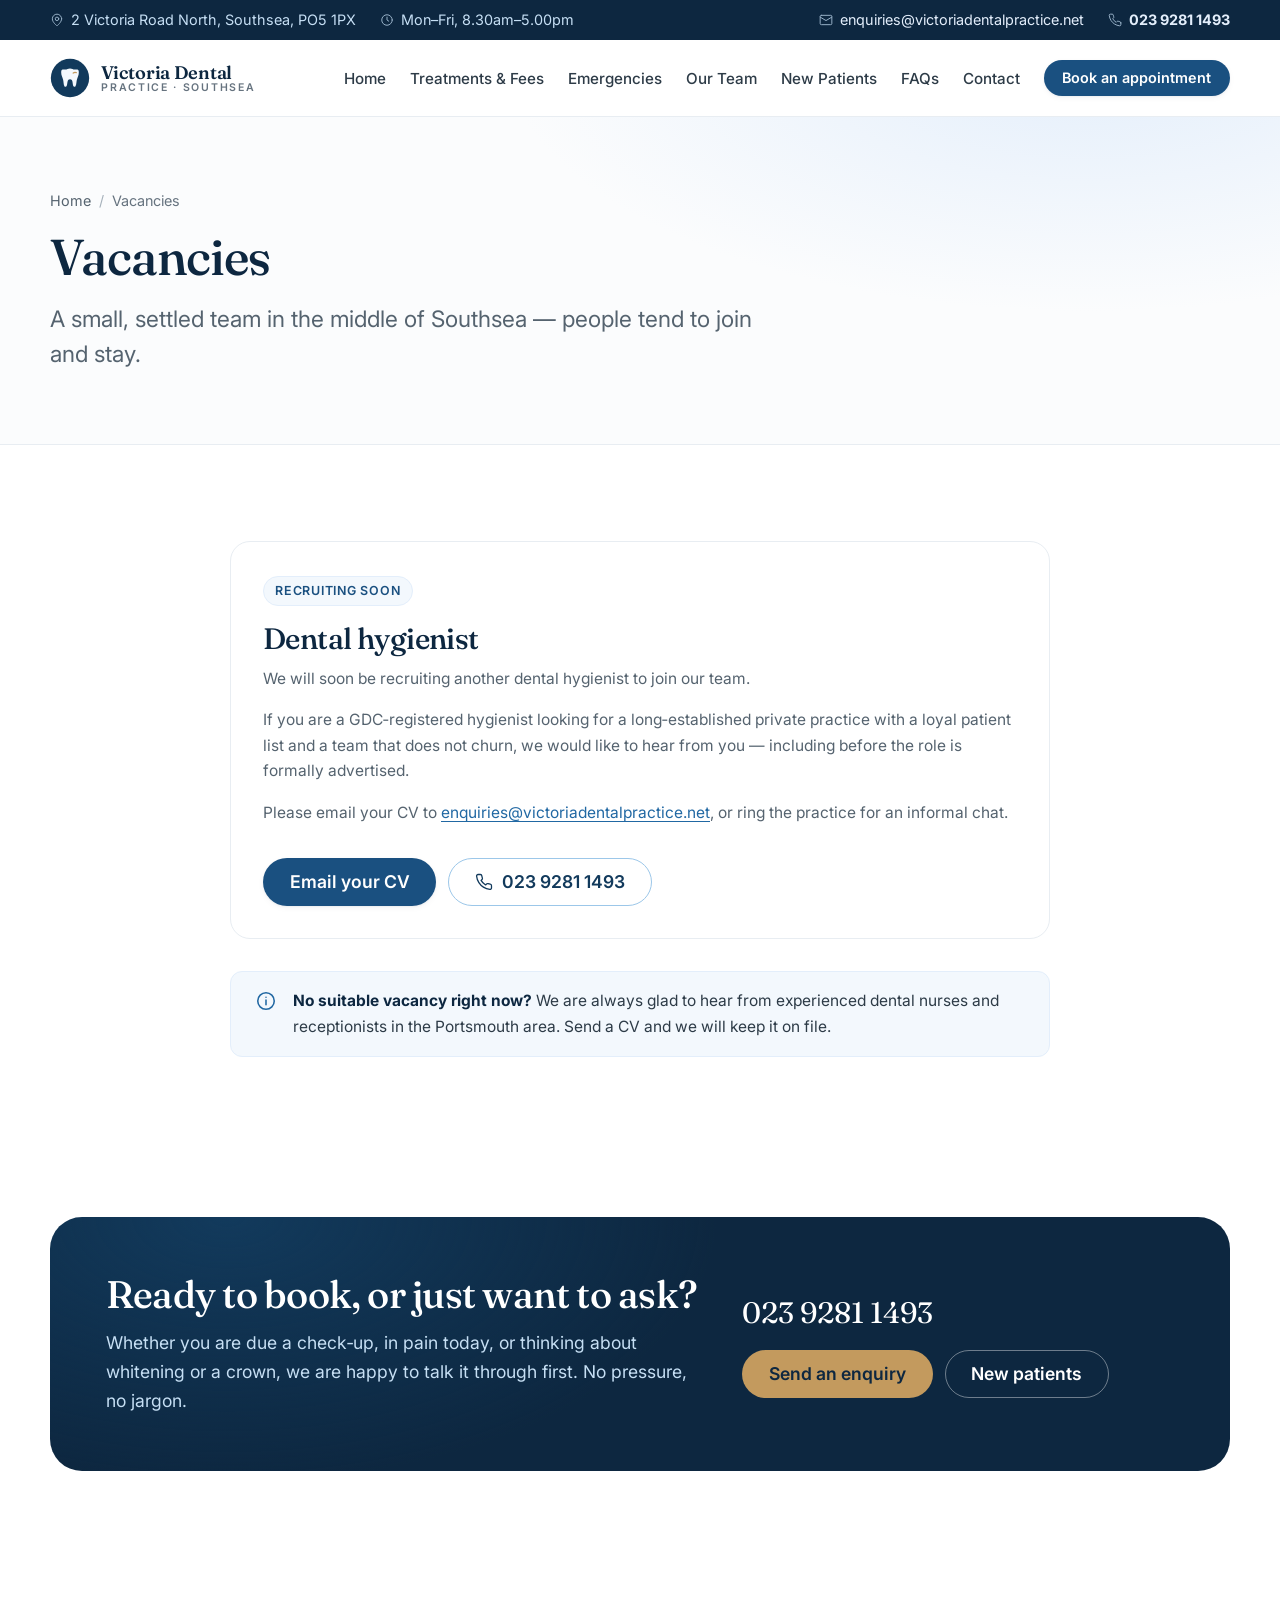
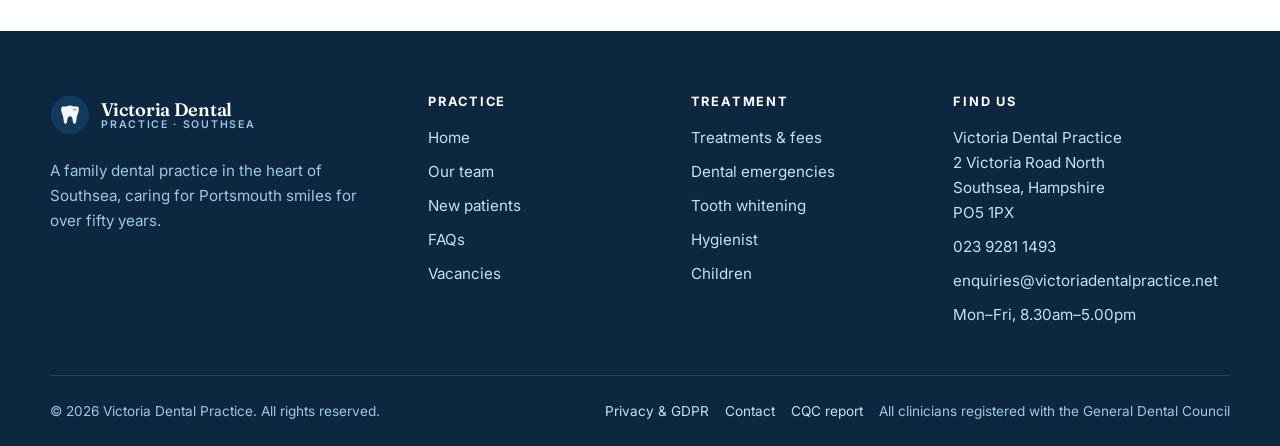
<file: vacancies.html>
<!DOCTYPE html>
<html lang="en-GB">
<head>
<meta charset="utf-8">
<meta name="viewport" content="width=device-width, initial-scale=1">
<title>Vacancies &mdash; Work at Victoria Dental Practice, Southsea</title>
<meta name="description" content="Current vacancies at Victoria Dental Practice in Southsea, Portsmouth. We will soon be recruiting a dental hygienist.">
<link rel="canonical" href="https://www.victoriadentalpractice.net/vacancies.html">
<meta name="theme-color" content="#123a5c">
<meta name="robots" content="index, follow, max-image-preview:large">

<meta property="og:type" content="website">
<meta property="og:site_name" content="Victoria Dental Practice">
<meta property="og:title" content="Vacancies &mdash; Work at Victoria Dental Practice, Southsea">
<meta property="og:description" content="Current vacancies at Victoria Dental Practice in Southsea, Portsmouth. We will soon be recruiting a dental hygienist.">
<meta property="og:url" content="https://www.victoriadentalpractice.net/vacancies.html">
<meta property="og:locale" content="en_GB">
<meta property="og:image" content="https://www.victoriadentalpractice.net/og-image.png">
<meta name="twitter:card" content="summary_large_image">

<link rel="icon" href="favicon.svg" type="image/svg+xml">
<link rel="apple-touch-icon" href="favicon.svg">

<link rel="preconnect" href="https://fonts.googleapis.com">
<link rel="preconnect" href="https://fonts.gstatic.com" crossorigin>
<link rel="stylesheet" href="https://fonts.googleapis.com/css2?family=Fraunces:ital,opsz,wght@0,9..144,400;0,9..144,500;0,9..144,600;1,9..144,400&family=Inter:wght@400;500;600;700&display=swap">
<link rel="stylesheet" href="style.css">
<script type="application/ld+json">{"@context":"https://schema.org","@type":"BreadcrumbList","itemListElement":[{"@type":"ListItem","position":1,"name":"Home"},{"@type":"ListItem","position":2,"name":"Vacancies","item":"https://www.victoriadentalpractice.net/vacancies.html"}]}</script>
</head>
<body>
<a class="skip-link" href="#main">Skip to main content</a>

<div class="topbar">
  <div class="wrap topbar__inner">
    <ul class="topbar__list">
      <li class="topbar__item"><svg class="" viewBox="0 0 24 24" fill="none" stroke="currentColor" stroke-width="1.7" stroke-linecap="round" stroke-linejoin="round" aria-hidden="true"><path d="M20 10c0 6-8 12-8 12s-8-6-8-12a8 8 0 0 1 16 0z"/><circle cx="12" cy="10" r="3"/></svg><span>2 Victoria Road North, Southsea, PO5 1PX</span></li>
      <li class="topbar__item"><svg class="" viewBox="0 0 24 24" fill="none" stroke="currentColor" stroke-width="1.7" stroke-linecap="round" stroke-linejoin="round" aria-hidden="true"><circle cx="12" cy="12" r="9"/><path d="M12 7v5l3 2"/></svg><span>Mon&ndash;Fri, 8.30am&ndash;5.00pm</span></li>
    </ul>
    <ul class="topbar__list">
      <li class="topbar__item"><svg class="" viewBox="0 0 24 24" fill="none" stroke="currentColor" stroke-width="1.7" stroke-linecap="round" stroke-linejoin="round" aria-hidden="true"><rect x="2" y="4" width="20" height="16" rx="2"/><path d="m22 7-10 6L2 7"/></svg><a href="mailto:enquiries@victoriadentalpractice.net">enquiries@victoriadentalpractice.net</a></li>
      <li class="topbar__item"><svg class="" viewBox="0 0 24 24" fill="none" stroke="currentColor" stroke-width="1.7" stroke-linecap="round" stroke-linejoin="round" aria-hidden="true"><path d="M22 16.92v3a2 2 0 0 1-2.18 2 19.79 19.79 0 0 1-8.63-3.07 19.5 19.5 0 0 1-6-6 19.79 19.79 0 0 1-3.07-8.67A2 2 0 0 1 4.11 2h3a2 2 0 0 1 2 1.72c.13.96.36 1.9.7 2.81a2 2 0 0 1-.45 2.11L8.09 9.91a16 16 0 0 0 6 6l1.27-1.27a2 2 0 0 1 2.11-.45c.9.34 1.85.57 2.81.7A2 2 0 0 1 22 16.92z"/></svg><a href="tel:+442392811493"><strong>023 9281 1493</strong></a></li>
    </ul>
  </div>
</div>

<header class="site-header">
  <div class="wrap site-header__inner">
    <a class="brand" href="index.html">
      <svg class="brand__mark" viewBox="0 0 48 48" role="img" aria-label="">
  <circle cx="24" cy="24" r="23" fill="#123a5c"/>
  <path d="M24 12.5c-2.6 0-3.3 1.3-6 1.3-2.6 0-4.6-.7-4.6 3.2 0 3.9 1.6 5.6 2.4 9.4.7 3.1.5 8.2 2.9 8.2 2.1 0 1.8-4.4 2.6-6.9.4-1.3 1-2.2 2.7-2.2s2.3.9 2.7 2.2c.8 2.5.5 6.9 2.6 6.9 2.4 0 2.2-5.1 2.9-8.2.8-3.8 2.4-5.5 2.4-9.4 0-3.9-2-3.2-4.6-3.2-2.7 0-3.4-1.3-6-1.3z" fill="#f3f8fd"/>
  <path d="M31.5 17.6c-1.3-.5-2.6-.3-3.6.4" stroke="#c39a5e" stroke-width="1.6" stroke-linecap="round" fill="none"/>
</svg>
      <span class="brand__text">
        <span class="brand__name">Victoria Dental</span>
        <span class="brand__sub">Practice &middot; Southsea</span>
      </span>
    </a>

    <button class="nav-toggle" type="button" aria-expanded="false"
            aria-controls="primary-nav" aria-label="Menu">
      <svg class="icon-open" viewBox="0 0 24 24" fill="none" stroke="currentColor" stroke-width="1.7" stroke-linecap="round" stroke-linejoin="round" aria-hidden="true"><path d="M4 7h16M4 12h16M4 17h16"/></svg><svg class="icon-close" viewBox="0 0 24 24" fill="none" stroke="currentColor" stroke-width="1.7" stroke-linecap="round" stroke-linejoin="round" aria-hidden="true"><path d="m6 6 12 12M18 6 6 18"/></svg>
    </button>

    <nav class="nav" id="primary-nav" aria-label="Primary">
      <ul class="nav__list">
        <li><a class="nav__link" href="index.html">Home</a></li>
        <li><a class="nav__link" href="treatments.html">Treatments &amp; Fees</a></li>
        <li><a class="nav__link" href="emergencies.html">Emergencies</a></li>
        <li><a class="nav__link" href="team.html">Our Team</a></li>
        <li><a class="nav__link" href="new-patients.html">New Patients</a></li>
        <li><a class="nav__link" href="faqs.html">FAQs</a></li>
        <li><a class="nav__link" href="contact.html">Contact</a></li>
        </ul>
      <a class="btn btn--primary btn--sm" href="contact.html#enquiry">Book an appointment</a>
    </nav>
  </div>
</header>

<main id="main">

<section class="page-head">
  <div class="wrap">
    <nav class="breadcrumb" aria-label="Breadcrumb"><ol><li><a href="index.html">Home</a></li><li>Vacancies</li></ol></nav>
    <div class="page-head__inner">
      <h1>Vacancies</h1>
      <p class="lede">A small, settled team in the middle of Southsea &mdash; people tend to join and stay.</p>
    </div>
  </div>
</section>


<section class="section">
  <div class="wrap" style="max-width:820px;">
    <article class="card reveal" style="padding:var(--sp-6);">
      <span class="tag tag--blue">Recruiting soon</span>
      <h2 class="mt-4" style="font-size:var(--step-2);">Dental hygienist</h2>
      <p class="lede mt-3">We will soon be recruiting another dental hygienist to join
      our team.</p>
      <p class="mt-4">If you are a GDC&#8209;registered hygienist looking for a
      long&#8209;established private practice with a loyal patient list and a team that
      does not churn, we would like to hear from you &mdash; including before the role is
      formally advertised.</p>
      <p class="mt-4">Please email your CV to
      <a href="mailto:enquiries@victoriadentalpractice.net?subject=Hygienist%20vacancy%20%E2%80%94%20CV">enquiries@victoriadentalpractice.net</a>,
      or ring the practice for an informal chat.</p>
      <div class="btn-row mt-6">
        <a class="btn btn--primary" href="mailto:enquiries@victoriadentalpractice.net?subject=Hygienist%20vacancy%20%E2%80%94%20CV">Email your CV</a>
        <a class="btn btn--ghost" href="tel:+442392811493"><svg class="" viewBox="0 0 24 24" fill="none" stroke="currentColor" stroke-width="1.7" stroke-linecap="round" stroke-linejoin="round" aria-hidden="true"><path d="M22 16.92v3a2 2 0 0 1-2.18 2 19.79 19.79 0 0 1-8.63-3.07 19.5 19.5 0 0 1-6-6 19.79 19.79 0 0 1-3.07-8.67A2 2 0 0 1 4.11 2h3a2 2 0 0 1 2 1.72c.13.96.36 1.9.7 2.81a2 2 0 0 1-.45 2.11L8.09 9.91a16 16 0 0 0 6 6l1.27-1.27a2 2 0 0 1 2.11-.45c.9.34 1.85.57 2.81.7A2 2 0 0 1 22 16.92z"/></svg> 023 9281 1493</a>
      </div>
    </article>

    <div class="notice mt-6 reveal"><svg class="" viewBox="0 0 24 24" fill="none" stroke="currentColor" stroke-width="1.7" stroke-linecap="round" stroke-linejoin="round" aria-hidden="true"><circle cx="12" cy="12" r="9"/><path d="M12 11v5"/><path d="M12 8h.01"/></svg>
      <div><strong>No suitable vacancy right now?</strong> We are always glad to hear from
      experienced dental nurses and receptionists in the Portsmouth area. Send a CV and we
      will keep it on file.</div>
    </div>
  </div>
</section>


<section class="section section--tight">
  <div class="wrap">
    <div class="cta-band reveal">
      <div>
        <h2>Ready to book, or just want to ask?</h2>
        <p>Whether you are due a check&#8209;up, in pain today, or thinking about
        whitening or a crown, we are happy to talk it through first. No pressure,
        no jargon.</p>
      </div>
      <div>
        <a class="cta-band__phone" href="tel:+442392811493">023 9281 1493</a>
        <div class="btn-row">
          <a class="btn btn--sand" href="contact.html#enquiry">Send an enquiry</a>
          <a class="btn btn--outline-light" href="new-patients.html">New patients</a>
        </div>
      </div>
    </div>
  </div>
</section>

</main>

<footer class="site-footer">
  <div class="wrap">
    <div class="footer-grid">
      <div class="footer__brand">
        <a class="brand" href="index.html">
          <svg class="brand__mark" viewBox="0 0 48 48" role="img" aria-label="">
  <circle cx="24" cy="24" r="23" fill="#123a5c"/>
  <path d="M24 12.5c-2.6 0-3.3 1.3-6 1.3-2.6 0-4.6-.7-4.6 3.2 0 3.9 1.6 5.6 2.4 9.4.7 3.1.5 8.2 2.9 8.2 2.1 0 1.8-4.4 2.6-6.9.4-1.3 1-2.2 2.7-2.2s2.3.9 2.7 2.2c.8 2.5.5 6.9 2.6 6.9 2.4 0 2.2-5.1 2.9-8.2.8-3.8 2.4-5.5 2.4-9.4 0-3.9-2-3.2-4.6-3.2-2.7 0-3.4-1.3-6-1.3z" fill="#f3f8fd"/>
  <path d="M31.5 17.6c-1.3-.5-2.6-.3-3.6.4" stroke="#c39a5e" stroke-width="1.6" stroke-linecap="round" fill="none"/>
</svg>
          <span class="brand__text">
            <span class="brand__name">Victoria Dental</span>
            <span class="brand__sub">Practice &middot; Southsea</span>
          </span>
        </a>
        <p class="footer__blurb">A family dental practice in the heart of Southsea,
        caring for Portsmouth smiles for over fifty years.</p>
      </div>

      <div>
        <h4>Practice</h4>
        <ul>
          <li><a href="index.html">Home</a></li>
          <li><a href="team.html">Our team</a></li>
          <li><a href="new-patients.html">New patients</a></li>
          <li><a href="faqs.html">FAQs</a></li>
          <li><a href="vacancies.html">Vacancies</a></li>
        </ul>
      </div>

      <div>
        <h4>Treatment</h4>
        <ul>
          <li><a href="treatments.html">Treatments &amp; fees</a></li>
          <li><a href="emergencies.html">Dental emergencies</a></li>
          <li><a href="treatments.html#whitening">Tooth whitening</a></li>
          <li><a href="treatments.html#hygiene">Hygienist</a></li>
          <li><a href="treatments.html#children">Children</a></li>
        </ul>
      </div>

      <div>
        <h4>Find us</h4>
        <ul>
          <li>Victoria Dental Practice<br>2 Victoria Road North<br>Southsea, Hampshire<br>PO5 1PX</li>
          <li><a href="tel:+442392811493">023 9281 1493</a></li>
          <li><a href="mailto:enquiries@victoriadentalpractice.net">enquiries@victoriadentalpractice.net</a></li>
          <li>Mon&ndash;Fri, 8.30am&ndash;5.00pm</li>
        </ul>
      </div>
    </div>

    <div class="footer-bottom">
      <p>&copy; <span data-year>2026</span> Victoria Dental Practice. All rights reserved.</p>
      <ul>
        <li><a href="privacy.html">Privacy &amp; GDPR</a></li>
        <li><a href="contact.html">Contact</a></li>
        <li><a href="https://www.cqc.org.uk/location/1-6482832611" target="_blank" rel="noopener">CQC report</a></li>
        <li>All clinicians registered with the General Dental Council</li>
      </ul>
    </div>
  </div>
</footer>

<div class="callbar">
  <a href="tel:+442392811493" class="primary"><svg class="" viewBox="0 0 24 24" fill="none" stroke="currentColor" stroke-width="1.7" stroke-linecap="round" stroke-linejoin="round" aria-hidden="true"><path d="M22 16.92v3a2 2 0 0 1-2.18 2 19.79 19.79 0 0 1-8.63-3.07 19.5 19.5 0 0 1-6-6 19.79 19.79 0 0 1-3.07-8.67A2 2 0 0 1 4.11 2h3a2 2 0 0 1 2 1.72c.13.96.36 1.9.7 2.81a2 2 0 0 1-.45 2.11L8.09 9.91a16 16 0 0 0 6 6l1.27-1.27a2 2 0 0 1 2.11-.45c.9.34 1.85.57 2.81.7A2 2 0 0 1 22 16.92z"/></svg> Call the practice</a>
  <a href="contact.html#enquiry"><svg class="" viewBox="0 0 24 24" fill="none" stroke="currentColor" stroke-width="1.7" stroke-linecap="round" stroke-linejoin="round" aria-hidden="true"><rect x="3" y="5" width="18" height="16" rx="2"/><path d="M3 10h18M8 3v4M16 3v4"/></svg> Book</a>
</div>

<script src="main.js" defer></script>
</body>
</html>
</file>
<file: style.css>
/* ==========================================================================
   Victoria Dental Practice — Design System
   Calm, premium clinical. Southsea, Portsmouth.
   ========================================================================== */

/* --------------------------------------------------------------------------
   1. Tokens
   -------------------------------------------------------------------------- */
:root {
  /* Brand — light clinical blue + warm sand */
  --blue-900: #0d2740;
  --blue-800: #123a5c;
  --blue-700: #1a5080;
  --blue-600: #2168a3;
  --blue-500: #3b87c4;
  --blue-400: #6aa9db;
  --blue-300: #9cc7e9;
  --blue-200: #c6dff4;
  --blue-100: #e3eefb;
  --blue-050: #f3f8fd;

  --sand-600: #a8834f;
  --sand-500: #c39a5e;
  --sand-400: #d9b57f;
  --sand-200: #f0e2c9;
  --sand-100: #f8f1e5;

  --ink-900: #111c26;
  --ink-700: #2d3b47;
  --ink-500: #55636f;
  --ink-400: #66737f;
  --ink-300: #a6b1bb;
  --ink-200: #d5dce3;
  --ink-100: #e8edf2;
  --paper:   #ffffff;
  --paper-2: #fbfcfd;

  --alert-bg: #fdf3ee;
  --alert-fg: #8a3d16;
  --alert-br: #f0d3c2;

  /* Type */
  --font-display: "Fraunces", "Iowan Old Style", "Palatino Linotype", Palatino,
                  "Book Antiqua", Georgia, serif;
  --font-body: "Inter", -apple-system, BlinkMacSystemFont, "Segoe UI", Roboto,
               "Helvetica Neue", Arial, sans-serif;

  --step--1: clamp(0.83rem, 0.80rem + 0.14vw, 0.90rem);
  --step-0:  clamp(1.00rem, 0.96rem + 0.20vw, 1.10rem);
  --step-1:  clamp(1.20rem, 1.12rem + 0.38vw, 1.42rem);
  --step-2:  clamp(1.44rem, 1.30rem + 0.68vw, 1.85rem);
  --step-3:  clamp(1.73rem, 1.50rem + 1.15vw, 2.40rem);
  --step-4:  clamp(2.07rem, 1.68rem + 1.90vw, 3.15rem);
  --step-5:  clamp(2.49rem, 1.85rem + 3.05vw, 4.10rem);

  /* Space */
  --sp-1: 0.25rem;  --sp-2: 0.5rem;   --sp-3: 0.75rem;  --sp-4: 1rem;
  --sp-5: 1.5rem;   --sp-6: 2rem;     --sp-7: 3rem;     --sp-8: 4rem;
  --sp-9: 6rem;     --sp-10: 8rem;

  --wrap: 1180px;
  --wrap-narrow: 760px;

  --radius-sm: 6px;
  --radius: 12px;
  --radius-lg: 20px;
  --radius-xl: 32px;

  --shadow-sm: 0 1px 2px rgba(13, 39, 64, 0.06),
               0 2px 6px rgba(13, 39, 64, 0.04);
  --shadow: 0 2px 6px rgba(13, 39, 64, 0.05),
            0 12px 28px -12px rgba(13, 39, 64, 0.16);
  --shadow-lg: 0 4px 12px rgba(13, 39, 64, 0.06),
               0 32px 64px -24px rgba(13, 39, 64, 0.24);

  --ease: cubic-bezier(0.22, 1, 0.36, 1);
  --header-h: 76px;
}

/* --------------------------------------------------------------------------
   2. Reset
   -------------------------------------------------------------------------- */
*, *::before, *::after { box-sizing: border-box; }
* { margin: 0; }

html {
  -webkit-text-size-adjust: 100%;
  scroll-behavior: smooth;
  scroll-padding-top: calc(var(--header-h) + 1rem);
}
@media (prefers-reduced-motion: reduce) {
  html { scroll-behavior: auto; }
  *, *::before, *::after {
    animation-duration: 0.01ms !important;
    animation-iteration-count: 1 !important;
    transition-duration: 0.01ms !important;
  }
}

body {
  font-family: var(--font-body);
  font-size: var(--step-0);
  line-height: 1.65;
  color: var(--ink-700);
  background: var(--paper);
  -webkit-font-smoothing: antialiased;
  text-rendering: optimizeLegibility;
  overflow-x: hidden;
}

img, picture, svg, video { display: block; max-width: 100%; height: auto; }
input, button, textarea, select { font: inherit; color: inherit; }
button { cursor: pointer; background: none; border: 0; }

h1, h2, h3, h4 {
  font-family: var(--font-display);
  font-weight: 500;
  line-height: 1.12;
  letter-spacing: -0.02em;
  color: var(--blue-900);
  text-wrap: balance;
}
h1 { font-size: var(--step-5); }
h2 { font-size: var(--step-4); }
h3 { font-size: var(--step-2); }
h4 { font-size: var(--step-1); }
p  { text-wrap: pretty; }

a { color: var(--blue-600); text-decoration-thickness: 1px; text-underline-offset: 3px; }
a:hover { color: var(--blue-800); }

:focus-visible {
  outline: 3px solid var(--blue-500);
  outline-offset: 3px;
  border-radius: 3px;
}

::selection { background: var(--blue-200); color: var(--blue-900); }

/* --------------------------------------------------------------------------
   3. Layout helpers
   -------------------------------------------------------------------------- */
.wrap { width: min(100% - 2.5rem, var(--wrap)); margin-inline: auto; }
.wrap-narrow { width: min(100% - 2.5rem, var(--wrap-narrow)); margin-inline: auto; }
@media (max-width: 560px) { .wrap, .wrap-narrow { width: min(100% - 2rem, var(--wrap)); } }

.section { padding-block: var(--sp-9); }
.section--tight { padding-block: var(--sp-8); }
.section--tint { background: var(--blue-050); }
.section--sand { background: var(--sand-100); }
.section--dark { background: var(--blue-900); color: var(--blue-100); }
.section--dark h2, .section--dark h3 { color: #fff; }

.skip-link {
  position: absolute; left: -9999px; top: 0; z-index: 200;
  background: var(--blue-900); color: #fff;
  padding: 0.75rem 1.25rem; border-radius: 0 0 var(--radius) 0;
}
.skip-link:focus { left: 0; }

.eyebrow {
  display: inline-flex; align-items: center; gap: 0.5rem;
  font-size: var(--step--1); font-weight: 600;
  letter-spacing: 0.12em; text-transform: uppercase;
  color: var(--blue-600); margin-bottom: var(--sp-3);
}
.eyebrow::before {
  content: ""; width: 24px; height: 1px; background: var(--sand-500);
}
.section--dark .eyebrow { color: var(--sand-400); }

.lede { font-size: var(--step-1); line-height: 1.55; color: var(--ink-500); }
.section--dark .lede { color: var(--blue-200); }

.section-head { max-width: 680px; margin-bottom: var(--sp-7); }
.section-head.center { margin-inline: auto; text-align: center; }
.section-head.center .eyebrow { justify-content: center; }

/* --------------------------------------------------------------------------
   4. Buttons
   -------------------------------------------------------------------------- */
.btn {
  display: inline-flex; align-items: center; justify-content: center; gap: 0.6rem;
  padding: 0.9rem 1.6rem;
  font-size: var(--step-0); font-weight: 600; line-height: 1;
  border-radius: 999px; text-decoration: none; white-space: nowrap;
  transition: transform 0.25s var(--ease), box-shadow 0.25s var(--ease),
              background-color 0.2s ease, color 0.2s ease, border-color 0.2s ease;
  border: 1.5px solid transparent;
}
.btn svg { width: 18px; height: 18px; flex: none; }
.btn:hover { transform: translateY(-2px); }
.btn:active { transform: translateY(0); }

.btn--primary { background: var(--blue-700); color: #fff; box-shadow: var(--shadow-sm); }
.btn--primary:hover { background: var(--blue-800); color: #fff; box-shadow: var(--shadow); }

.btn--ghost { border-color: var(--blue-300); color: var(--blue-800); background: transparent; }
.btn--ghost:hover { border-color: var(--blue-700); background: var(--blue-050); color: var(--blue-900); }

.btn--sand { background: var(--sand-500); color: var(--blue-900); }
.btn--sand:hover { background: var(--sand-400); color: var(--blue-900); }

.btn--light { background: #fff; color: var(--blue-800); }
.btn--light:hover { background: var(--blue-050); color: var(--blue-900); }

.btn--outline-light { border-color: rgba(255,255,255,0.4); color: #fff; }
.btn--outline-light:hover { border-color: #fff; background: rgba(255,255,255,0.08); color: #fff; }

.btn--sm { padding: 0.6rem 1.1rem; font-size: var(--step--1); }
.btn--lg { padding: 1.05rem 2rem; }

.btn-row { display: flex; flex-wrap: wrap; gap: var(--sp-3); }
.btn-row.center { justify-content: center; }

.link-arrow {
  display: inline-flex; align-items: center; gap: 0.45rem;
  font-weight: 600; text-decoration: none;
}
.link-arrow::after {
  content: "→"; transition: transform 0.25s var(--ease);
}
.link-arrow:hover::after { transform: translateX(4px); }

/* --------------------------------------------------------------------------
   5. Header
   -------------------------------------------------------------------------- */
.topbar {
  background: var(--blue-900); color: var(--blue-200);
  font-size: var(--step--1);
}
.topbar__inner {
  display: flex; flex-wrap: wrap; align-items: center;
  justify-content: space-between; gap: var(--sp-3);
  min-height: 40px; padding-block: 0.4rem;
}
.topbar a { color: var(--blue-100); text-decoration: none; }
.topbar a:hover { color: #fff; text-decoration: underline; }
.topbar__list { display: flex; flex-wrap: wrap; gap: var(--sp-5); list-style: none; padding: 0; }
.topbar__item { display: inline-flex; align-items: center; gap: 0.45rem; }
.topbar__item svg { width: 14px; height: 14px; flex: none; opacity: 0.75; }
@media (max-width: 780px) { .topbar { display: none; } }

.site-header {
  position: sticky; top: 0; z-index: 100;
  background: rgba(255,255,255,0.92);
  backdrop-filter: saturate(180%) blur(12px);
  -webkit-backdrop-filter: saturate(180%) blur(12px);
  border-bottom: 1px solid var(--ink-100);
  transition: box-shadow 0.3s ease;
}
.site-header.is-stuck { box-shadow: var(--shadow-sm); }
.site-header__inner {
  display: flex; align-items: center; justify-content: space-between;
  gap: var(--sp-5); min-height: var(--header-h);
}

.brand { display: inline-flex; align-items: center; gap: 0.7rem; text-decoration: none; }
.brand__mark { width: 40px; height: 40px; flex: none; }
.brand__text { display: flex; flex-direction: column; line-height: 1.05; }
.brand__name {
  font-family: var(--font-display); font-size: 1.14rem; font-weight: 600;
  color: var(--blue-900); letter-spacing: -0.015em;
}
.brand__sub {
  font-size: 0.66rem; letter-spacing: 0.16em; text-transform: uppercase;
  color: var(--ink-400); font-weight: 600;
}

.nav { display: flex; align-items: center; gap: var(--sp-5); }
.nav__list { display: flex; align-items: center; gap: var(--sp-5); list-style: none; padding: 0; }
.nav__link {
  position: relative; text-decoration: none; font-weight: 500;
  font-size: 0.95rem; color: var(--ink-700); padding-block: 0.4rem;
}
.nav__link::after {
  content: ""; position: absolute; left: 0; right: 0; bottom: -2px; height: 2px;
  background: var(--blue-600); transform: scaleX(0); transform-origin: left;
  transition: transform 0.25s var(--ease);
}
.nav__link:hover { color: var(--blue-800); }
.nav__link:hover::after { transform: scaleX(1); }
.nav__link[aria-current="page"] { color: var(--blue-800); font-weight: 600; }
.nav__link[aria-current="page"]::after { transform: scaleX(1); }

.nav-toggle {
  display: none; width: 44px; height: 44px; border-radius: var(--radius-sm);
  align-items: center; justify-content: center; color: var(--blue-900);
}
.nav-toggle svg { width: 24px; height: 24px; }
.nav-toggle .icon-close { display: none; }
.nav-toggle[aria-expanded="true"] .icon-open { display: none; }
.nav-toggle[aria-expanded="true"] .icon-close { display: block; }

@media (max-width: 960px) {
  .nav-toggle { display: inline-flex; }
  .nav {
    position: fixed; inset: var(--header-h) 0 auto 0;
    flex-direction: column; align-items: stretch; gap: 0;
    background: #fff; border-bottom: 1px solid var(--ink-100);
    padding: var(--sp-4) 1.25rem var(--sp-6);
    box-shadow: var(--shadow-lg);
    transform: translateY(-8px); opacity: 0; pointer-events: none;
    transition: opacity 0.22s ease, transform 0.22s var(--ease);
    max-height: calc(100dvh - var(--header-h)); overflow-y: auto;
  }
  .nav.is-open { opacity: 1; transform: none; pointer-events: auto; }
  .nav__list { flex-direction: column; align-items: stretch; gap: 0; }
  .nav__link {
    display: block; padding: 0.95rem 0.25rem; font-size: 1.05rem;
    border-bottom: 1px solid var(--ink-100);
  }
  .nav__link::after { display: none; }
  .nav .btn { margin-top: var(--sp-4); width: 100%; }
}

/* --------------------------------------------------------------------------
   6. Hero
   -------------------------------------------------------------------------- */
.hero {
  position: relative; overflow: hidden;
  background:
    radial-gradient(1100px 520px at 88% -10%, var(--blue-100) 0%, transparent 60%),
    radial-gradient(760px 420px at -5% 105%, var(--sand-100) 0%, transparent 62%),
    var(--paper-2);
  padding-block: clamp(3.5rem, 7vw, 6.5rem);
}
.hero__grid {
  display: grid; grid-template-columns: 1.05fr 0.95fr;
  gap: clamp(2rem, 5vw, 4.5rem); align-items: center;
}
@media (max-width: 900px) { .hero__grid { grid-template-columns: 1fr; } }

.hero__title { margin-bottom: var(--sp-4); }
.hero__title em {
  font-style: italic; color: var(--blue-600);
}
.hero__lede { max-width: 52ch; margin-bottom: var(--sp-6); }
.hero__meta {
  display: flex; flex-wrap: wrap; gap: var(--sp-3) var(--sp-6);
  margin-top: var(--sp-7); padding-top: var(--sp-5);
  border-top: 1px solid var(--ink-200);
}
.hero__meta-item { display: flex; flex-direction: column; gap: 0.1rem; }
.hero__meta-k {
  font-size: 0.7rem; letter-spacing: 0.12em; text-transform: uppercase;
  color: var(--ink-400); font-weight: 700;
}
.hero__meta-v { font-weight: 600; color: var(--blue-900); }

.hero__card {
  position: relative; background: #fff; border-radius: var(--radius-xl);
  padding: clamp(1.5rem, 3vw, 2.25rem); box-shadow: var(--shadow-lg);
  border: 1px solid var(--ink-100);
}
.hero__card h2 { font-size: var(--step-2); margin-bottom: var(--sp-2); }
.hero__card .lede { font-size: var(--step-0); margin-bottom: var(--sp-5); }

.hours-list { list-style: none; padding: 0; margin: 0 0 var(--sp-5); }
.hours-list li {
  display: flex; justify-content: space-between; gap: var(--sp-4);
  padding: 0.55rem 0; border-bottom: 1px dashed var(--ink-200);
  font-size: 0.95rem;
}
.hours-list li:last-child { border-bottom: 0; }
.hours-list dt, .hours-list .day { color: var(--ink-500); }
.hours-list .time { font-weight: 600; color: var(--blue-900); font-variant-numeric: tabular-nums; }
.hours-list .time--closed { color: var(--ink-400); font-weight: 500; }

.is-open-pill {
  display: inline-flex; align-items: center; gap: 0.45rem;
  font-size: var(--step--1); font-weight: 600;
  padding: 0.3rem 0.75rem; border-radius: 999px;
  background: var(--blue-100); color: var(--blue-800);
}
.is-open-pill .dot { width: 8px; height: 8px; border-radius: 50%; background: var(--blue-500); }
.is-open-pill.is-closed { background: var(--ink-100); color: var(--ink-500); }
.is-open-pill.is-closed .dot { background: var(--ink-400); }

/* --------------------------------------------------------------------------
   7. Page header (interior pages)
   -------------------------------------------------------------------------- */
.page-head {
  background:
    radial-gradient(900px 400px at 85% -20%, var(--blue-100) 0%, transparent 65%),
    var(--paper-2);
  padding-block: clamp(2.75rem, 6vw, 4.5rem);
  border-bottom: 1px solid var(--ink-100);
}
.page-head__inner { max-width: 760px; }
.page-head h1 { font-size: var(--step-4); margin-bottom: var(--sp-4); }

.breadcrumb { font-size: var(--step--1); color: var(--ink-400); margin-bottom: var(--sp-4); }
.breadcrumb ol { display: flex; flex-wrap: wrap; gap: 0.5rem; list-style: none; padding: 0; }
.breadcrumb li:not(:last-child)::after { content: "/"; margin-left: 0.5rem; color: var(--ink-300); }
.breadcrumb a { color: var(--ink-500); text-decoration: none; }
.breadcrumb a:hover { color: var(--blue-700); text-decoration: underline; }

/* --------------------------------------------------------------------------
   8. Cards & grids
   -------------------------------------------------------------------------- */
.grid { display: grid; gap: var(--sp-5); }
.grid--2 { grid-template-columns: repeat(2, 1fr); }
.grid--3 { grid-template-columns: repeat(3, 1fr); }
.grid--4 { grid-template-columns: repeat(4, 1fr); }
@media (max-width: 900px) { .grid--3, .grid--4 { grid-template-columns: repeat(2, 1fr); } }
@media (max-width: 600px) { .grid--2, .grid--3, .grid--4 { grid-template-columns: 1fr; } }

.card {
  background: #fff; border: 1px solid var(--ink-100);
  border-radius: var(--radius-lg); padding: var(--sp-5);
  transition: transform 0.3s var(--ease), box-shadow 0.3s var(--ease),
              border-color 0.3s ease;
}
.card--link:hover {
  transform: translateY(-4px); box-shadow: var(--shadow);
  border-color: var(--blue-200);
}
.card h3 { font-size: var(--step-1); margin-bottom: var(--sp-2); }
.card p { color: var(--ink-500); font-size: 0.97rem; }
.card__icon {
  width: 48px; height: 48px; border-radius: 14px;
  display: grid; place-items: center; margin-bottom: var(--sp-4);
  background: var(--blue-050); color: var(--blue-600);
  border: 1px solid var(--blue-100);
}
.card__icon svg { width: 24px; height: 24px; }
.card__foot { margin-top: var(--sp-4); font-size: 0.93rem; }
.card a.stretched { position: absolute; inset: 0; }
.card--rel { position: relative; }

.feature {
  display: flex; gap: var(--sp-4); align-items: flex-start;
}
.feature__icon {
  flex: none; width: 42px; height: 42px; border-radius: 12px;
  display: grid; place-items: center;
  background: var(--sand-100); color: var(--sand-600);
  border: 1px solid var(--sand-200);
}
.feature__icon svg { width: 21px; height: 21px; }
.feature h3 { font-size: var(--step-0); font-weight: 600; font-family: var(--font-body);
              letter-spacing: 0; margin-bottom: 0.25rem; }
.feature p { font-size: 0.95rem; color: var(--ink-500); }

/* --------------------------------------------------------------------------
   9. Alert / notice
   -------------------------------------------------------------------------- */
.notice {
  display: flex; gap: var(--sp-4); align-items: flex-start;
  padding: var(--sp-4) var(--sp-5); border-radius: var(--radius);
  background: var(--blue-050); border: 1px solid var(--blue-100);
  font-size: 0.97rem;
}
.notice svg { flex: none; width: 22px; height: 22px; color: var(--blue-600); margin-top: 2px; }
.notice strong { color: var(--blue-900); }
.notice--urgent { background: var(--alert-bg); border-color: var(--alert-br); }
.notice--urgent svg { color: var(--alert-fg); }
.notice--urgent strong { color: var(--alert-fg); }

/* --------------------------------------------------------------------------
   10. Fees table
   -------------------------------------------------------------------------- */
.fees-group { margin-bottom: var(--sp-7); }
.fees-group h3 {
  font-size: var(--step-1); padding-bottom: var(--sp-3);
  border-bottom: 2px solid var(--blue-200); margin-bottom: var(--sp-2);
}
.fees-table { width: 100%; border-collapse: collapse; }
.fees-table caption { text-align: left; color: var(--ink-500); font-size: 0.95rem;
                      padding-bottom: var(--sp-3); }
.fees-table th, .fees-table td { text-align: left; padding: 0.85rem 0.5rem; }
.fees-table th { font-weight: 500; color: var(--ink-700); }
.fees-table td.price {
  text-align: right; font-weight: 600; color: var(--blue-800);
  font-variant-numeric: tabular-nums; white-space: nowrap;
}
.fees-table tbody tr { border-bottom: 1px solid var(--ink-100); }
.fees-table tbody tr:last-child { border-bottom: 0; }
.fees-table tbody tr:hover { background: var(--blue-050); }
.fees-table .note { display: block; font-size: 0.86rem; color: var(--ink-400); }

/* --------------------------------------------------------------------------
   11. Team
   -------------------------------------------------------------------------- */
.person {
  background: #fff; border: 1px solid var(--ink-100);
  border-radius: var(--radius-lg); overflow: hidden;
  transition: transform 0.3s var(--ease), box-shadow 0.3s var(--ease);
}
.person:hover { transform: translateY(-4px); box-shadow: var(--shadow); }
.person__avatar {
  aspect-ratio: 4 / 3; display: grid; place-items: center;
  background: linear-gradient(150deg, var(--blue-100), var(--blue-050) 60%, var(--sand-100));
  color: var(--blue-600);
}
.person__initials {
  font-family: var(--font-display); font-size: 2.4rem; font-weight: 500;
  letter-spacing: 0.02em; color: var(--blue-700);
}
.person__body { padding: var(--sp-5); }
.person__name { font-size: var(--step-1); margin-bottom: 0.15rem; }
.person__role { font-size: 0.9rem; font-weight: 600; color: var(--blue-600);
                letter-spacing: 0.06em; text-transform: uppercase; margin-bottom: var(--sp-3); }
.person__quals { font-size: 0.95rem; color: var(--ink-500); }
.person__gdc {
  display: inline-block; margin-top: var(--sp-3);
  font-size: 0.8rem; padding: 0.2rem 0.6rem; border-radius: 999px;
  background: var(--blue-050); color: var(--blue-700); border: 1px solid var(--blue-100);
  font-variant-numeric: tabular-nums;
}

/* --------------------------------------------------------------------------
   12. Testimonials
   -------------------------------------------------------------------------- */
.quote-grid { columns: 3; column-gap: var(--sp-5); }
@media (max-width: 900px) { .quote-grid { columns: 2; } }
@media (max-width: 600px) { .quote-grid { columns: 1; } }
.quote {
  break-inside: avoid; margin-bottom: var(--sp-5);
  background: #fff; border: 1px solid var(--ink-100);
  border-radius: var(--radius-lg); padding: var(--sp-5);
}
.quote__stars { color: var(--sand-500); letter-spacing: 0.15em; margin-bottom: var(--sp-3);
                font-size: 0.9rem; }
.quote p { font-size: 1.02rem; color: var(--ink-700); line-height: 1.6; }
.quote footer { margin-top: var(--sp-3); font-size: 0.88rem; color: var(--ink-400); }

/* --------------------------------------------------------------------------
   13. Accordion (FAQ)
   -------------------------------------------------------------------------- */
.accordion { border-top: 1px solid var(--ink-200); }
.accordion details {
  border-bottom: 1px solid var(--ink-200);
}
.accordion summary {
  display: flex; align-items: center; justify-content: space-between; gap: var(--sp-4);
  padding: 1.15rem 0.25rem; cursor: pointer; list-style: none;
  font-weight: 600; color: var(--blue-900); font-size: 1.05rem;
}
.accordion summary::-webkit-details-marker { display: none; }
.accordion summary::after {
  content: ""; flex: none; width: 12px; height: 12px;
  border-right: 2px solid var(--blue-600); border-bottom: 2px solid var(--blue-600);
  transform: rotate(45deg) translate(-2px, -2px);
  transition: transform 0.25s var(--ease);
}
.accordion details[open] summary::after { transform: rotate(-135deg) translate(-2px, -2px); }
.accordion summary:hover { color: var(--blue-600); }
.accordion .acc__body { padding: 0 0.25rem 1.35rem; max-width: 70ch; }
.accordion .acc__body p + p { margin-top: var(--sp-3); }
.accordion .acc__body ul { margin: var(--sp-3) 0 0; padding-left: 1.2rem; }
.accordion .acc__body li { margin-bottom: 0.35rem; }

/* --------------------------------------------------------------------------
   14. Forms
   -------------------------------------------------------------------------- */
.form-grid { display: grid; gap: var(--sp-4); grid-template-columns: repeat(2, 1fr); }
.form-grid .full { grid-column: 1 / -1; }
@media (max-width: 640px) { .form-grid { grid-template-columns: 1fr; } }

.field label {
  display: block; font-size: 0.88rem; font-weight: 600;
  color: var(--blue-900); margin-bottom: 0.35rem;
}
.field .req { color: var(--sand-600); }
.field input, .field select, .field textarea {
  width: 100%; padding: 0.75rem 0.9rem;
  border: 1.5px solid var(--ink-200); border-radius: var(--radius-sm);
  background: #fff; transition: border-color 0.2s ease, box-shadow 0.2s ease;
}
.field input:focus, .field select:focus, .field textarea:focus {
  outline: none; border-color: var(--blue-500);
  box-shadow: 0 0 0 3px var(--blue-100);
}
.field textarea { resize: vertical; min-height: 130px; }
.field__hint { font-size: 0.83rem; color: var(--ink-400); margin-top: 0.3rem; }

.checkbox { display: flex; gap: 0.65rem; align-items: flex-start; font-size: 0.92rem; }
.checkbox input { width: 18px; height: 18px; flex: none; margin-top: 3px; accent-color: var(--blue-600); }

/* --------------------------------------------------------------------------
   15. Split / media blocks
   -------------------------------------------------------------------------- */
.split {
  display: grid; grid-template-columns: 1fr 1fr;
  gap: clamp(2rem, 5vw, 4rem); align-items: center;
}
.split--top { align-items: start; }
@media (max-width: 860px) { .split { grid-template-columns: 1fr; } }

.stat-row {
  display: grid; grid-template-columns: repeat(4, 1fr); gap: var(--sp-5);
  text-align: center;
}
@media (max-width: 720px) { .stat-row { grid-template-columns: repeat(2, 1fr); } }
.stat__num {
  font-family: var(--font-display); font-size: var(--step-3);
  color: var(--blue-700); line-height: 1; margin-bottom: 0.35rem;
}
.section--dark .stat__num { color: var(--sand-400); }
.stat__label { font-size: 0.88rem; color: var(--ink-500); letter-spacing: 0.02em; }
.section--dark .stat__label { color: var(--blue-200); }

.checklist { list-style: none; padding: 0; display: grid; gap: var(--sp-3); }
.checklist li { display: flex; gap: 0.7rem; align-items: flex-start; }
.checklist li::before {
  content: ""; flex: none; width: 20px; height: 20px; margin-top: 3px;
  border-radius: 50%; background: var(--blue-100);
  background-image: url("data:image/svg+xml,%3Csvg xmlns='http://www.w3.org/2000/svg' viewBox='0 0 24 24' fill='none' stroke='%231a5080' stroke-width='3.5' stroke-linecap='round' stroke-linejoin='round'%3E%3Cpolyline points='20 6 9 17 4 12'/%3E%3C/svg%3E");
  background-size: 12px; background-repeat: no-repeat; background-position: center;
}

/* --------------------------------------------------------------------------
   16. CTA band
   -------------------------------------------------------------------------- */
.cta-band {
  background:
    radial-gradient(700px 380px at 15% 0%, var(--blue-800) 0%, transparent 70%),
    var(--blue-900);
  color: var(--blue-100);
  border-radius: var(--radius-xl);
  padding: clamp(2rem, 5vw, 3.5rem);
  display: grid; grid-template-columns: 1.4fr 1fr;
  gap: var(--sp-6); align-items: center;
}
@media (max-width: 800px) { .cta-band { grid-template-columns: 1fr; } }
.cta-band h2 { color: #fff; font-size: var(--step-3); margin-bottom: var(--sp-3); }
.cta-band p { color: var(--blue-200); }
.cta-band__phone {
  font-family: var(--font-display); font-size: var(--step-2); color: #fff;
  text-decoration: none; display: inline-block; margin-bottom: var(--sp-3);
}
.cta-band__phone:hover { color: var(--sand-400); }

/* --------------------------------------------------------------------------
   17. Footer
   -------------------------------------------------------------------------- */
.site-footer {
  background: var(--blue-900); color: var(--blue-200);
  padding-block: var(--sp-8) var(--sp-5); margin-top: var(--sp-9);
  font-size: 0.95rem;
}
.site-footer a { color: var(--blue-200); text-decoration: none; }
.site-footer a:hover { color: #fff; text-decoration: underline; }
.footer-grid {
  display: grid; grid-template-columns: 1.5fr 1fr 1fr 1.2fr;
  gap: var(--sp-6); padding-bottom: var(--sp-7);
  border-bottom: 1px solid rgba(255,255,255,0.12);
}
@media (max-width: 900px) { .footer-grid { grid-template-columns: 1fr 1fr; } }
@media (max-width: 560px) { .footer-grid { grid-template-columns: 1fr; } }
.footer-grid h4 {
  color: #fff; font-family: var(--font-body); font-size: 0.8rem;
  letter-spacing: 0.14em; text-transform: uppercase; font-weight: 700;
  margin-bottom: var(--sp-4);
}
.footer-grid ul { list-style: none; padding: 0; display: grid; gap: 0.55rem; }
.footer__brand .brand__name { color: #fff; }
.footer__brand .brand__sub { color: var(--blue-300); }
.footer__blurb { margin-top: var(--sp-4); max-width: 34ch; color: var(--blue-300); }
.footer-bottom {
  display: flex; flex-wrap: wrap; gap: var(--sp-4);
  justify-content: space-between; padding-top: var(--sp-5);
  font-size: 0.85rem; color: var(--blue-300);
}
.footer-bottom ul { display: flex; flex-wrap: wrap; gap: var(--sp-4); list-style: none; padding: 0; }

/* --------------------------------------------------------------------------
   18. Sticky mobile call bar
   -------------------------------------------------------------------------- */
.callbar {
  position: fixed; left: 0; right: 0; bottom: 0; z-index: 90;
  display: none; gap: 1px; background: var(--ink-200);
  box-shadow: 0 -4px 20px rgba(13,39,64,0.14);
}
.callbar a {
  flex: 1; display: flex; align-items: center; justify-content: center; gap: 0.5rem;
  padding: 0.9rem 0.5rem; background: #fff; color: var(--blue-800);
  font-weight: 600; text-decoration: none; font-size: 0.95rem;
}
.callbar a.primary { background: var(--blue-700); color: #fff; }
.callbar svg { width: 18px; height: 18px; }
@media (max-width: 720px) {
  .callbar { display: flex; }
  body { padding-bottom: 58px; }
}

/* --------------------------------------------------------------------------
   19. Map / contact
   -------------------------------------------------------------------------- */
.map-embed {
  border-radius: var(--radius-lg); overflow: hidden;
  border: 1px solid var(--ink-100); box-shadow: var(--shadow-sm);
  background: var(--blue-050); min-height: 340px;
}
.map-embed iframe { display: block; width: 100%; height: 100%; min-height: 340px; border: 0; }

.contact-list { list-style: none; padding: 0; display: grid; gap: var(--sp-5); }
.contact-list li { display: flex; gap: var(--sp-4); align-items: flex-start; }
.contact-list .ci {
  flex: none; width: 40px; height: 40px; border-radius: 12px;
  display: grid; place-items: center; background: var(--blue-050);
  color: var(--blue-600); border: 1px solid var(--blue-100);
}
.contact-list .ci svg { width: 19px; height: 19px; }
.contact-list h3 { font-size: 0.8rem; letter-spacing: 0.12em; text-transform: uppercase;
                   font-family: var(--font-body); font-weight: 700; color: var(--ink-400);
                   margin-bottom: 0.2rem; }
.contact-list a { font-weight: 600; }

/* --------------------------------------------------------------------------
   20. Reveal animation
   -------------------------------------------------------------------------- */
.reveal { opacity: 0; transform: translateY(18px); }
.reveal.is-in {
  opacity: 1; transform: none;
  transition: opacity 0.6s var(--ease), transform 0.6s var(--ease);
}
@media (prefers-reduced-motion: reduce) {
  .reveal { opacity: 1; transform: none; }
}

/* --------------------------------------------------------------------------
   21. Utilities
   -------------------------------------------------------------------------- */
.visually-hidden {
  position: absolute !important; width: 1px; height: 1px; padding: 0;
  margin: -1px; overflow: hidden; clip: rect(0 0 0 0); white-space: nowrap; border: 0;
}
.mt-0 { margin-top: 0; }
.mt-3 { margin-top: var(--sp-3); }
.mt-4 { margin-top: var(--sp-4); }
.mt-5 { margin-top: var(--sp-5); }
.mt-6 { margin-top: var(--sp-6); }
.mt-7 { margin-top: var(--sp-7); }
.mb-4 { margin-bottom: var(--sp-4); }
.mb-5 { margin-bottom: var(--sp-5); }
.mb-6 { margin-bottom: var(--sp-6); }
.center { text-align: center; }
.prose { max-width: 68ch; }
.prose h2 { font-size: var(--step-2); margin-top: var(--sp-7); margin-bottom: var(--sp-4); }
.prose h3 { font-size: var(--step-1); margin-top: var(--sp-6); margin-bottom: var(--sp-3); }
.prose p + p { margin-top: var(--sp-4); }
.prose ul, .prose ol { margin-top: var(--sp-4); padding-left: 1.3rem; }
.prose li { margin-bottom: 0.5rem; }
.tag {
  display: inline-block; font-size: 0.78rem; font-weight: 600;
  letter-spacing: 0.06em; text-transform: uppercase;
  padding: 0.25rem 0.7rem; border-radius: 999px;
  background: var(--sand-100); color: var(--sand-600); border: 1px solid var(--sand-200);
}
.tag--blue { background: var(--blue-050); color: var(--blue-700); border-color: var(--blue-100); }

@media print {
  .site-header, .topbar, .callbar, .cta-band, .site-footer { display: none !important; }
  body { color: #000; }
}
</file>
